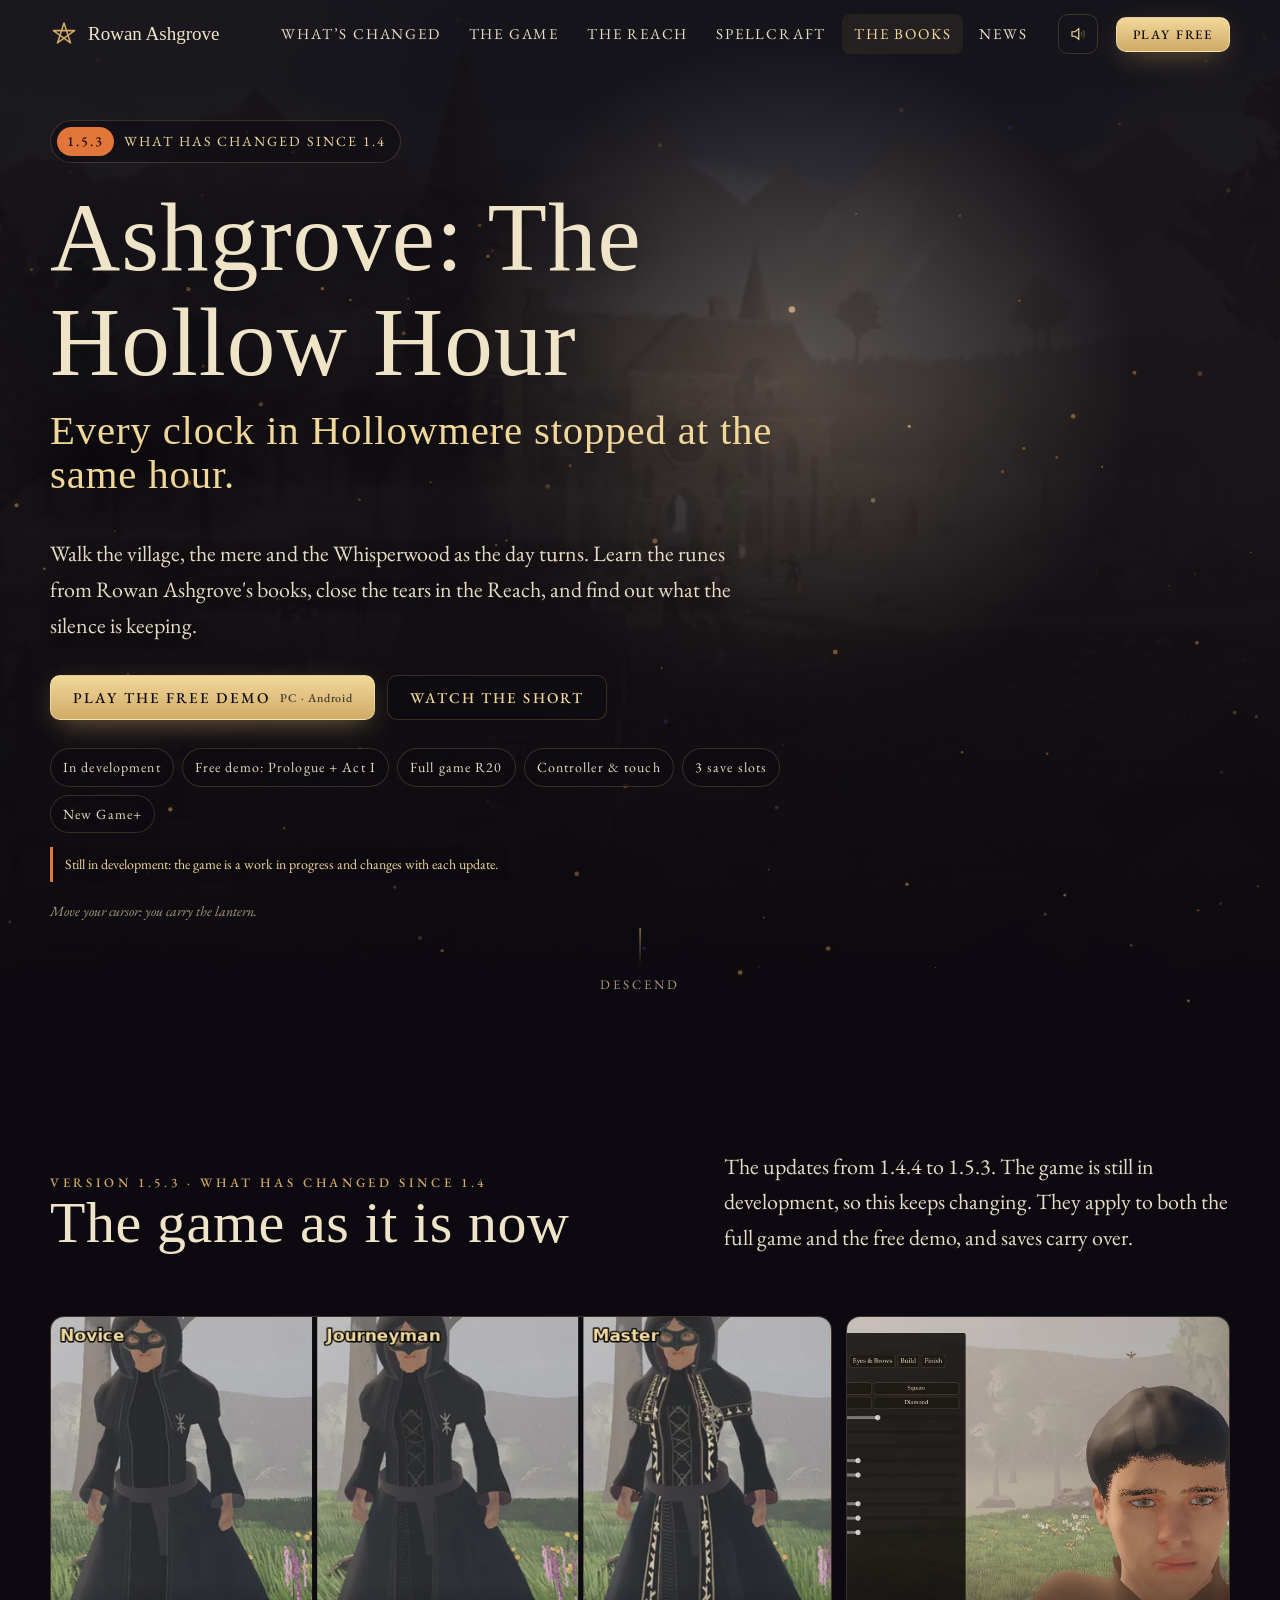
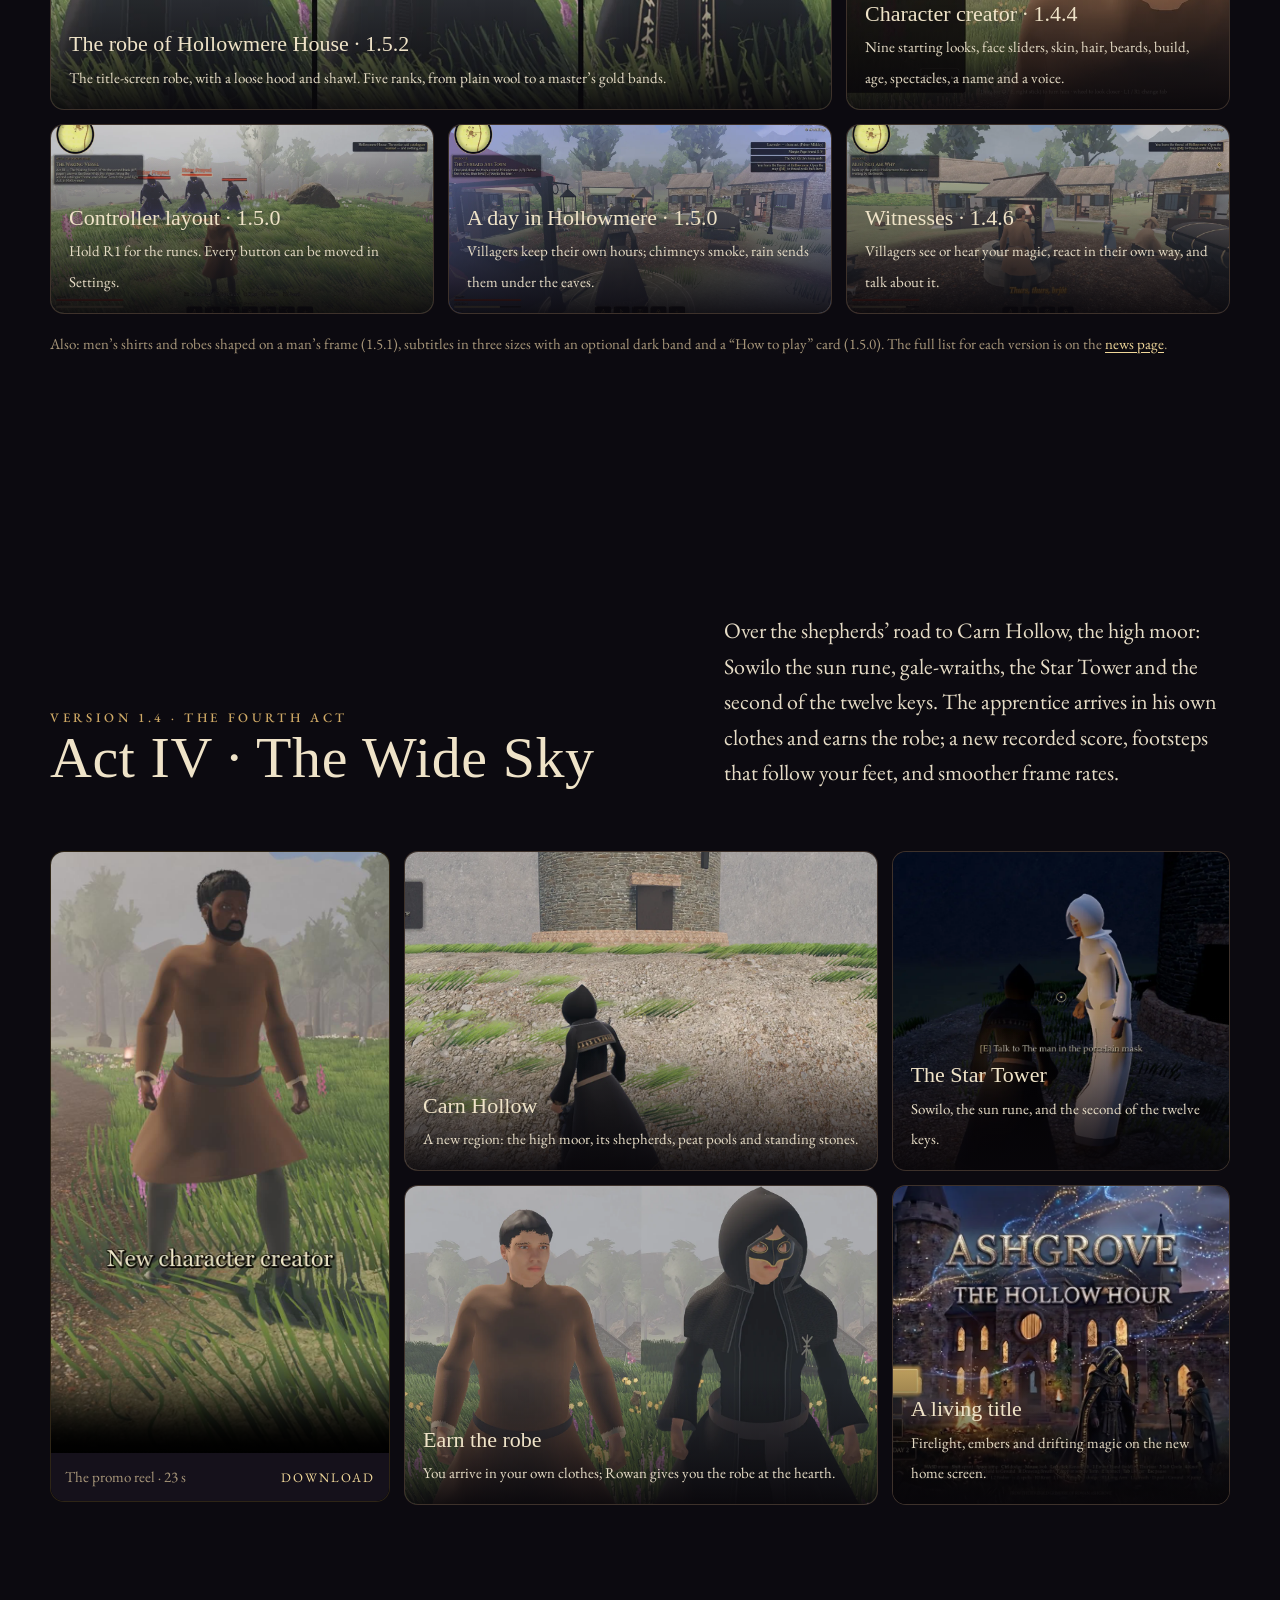
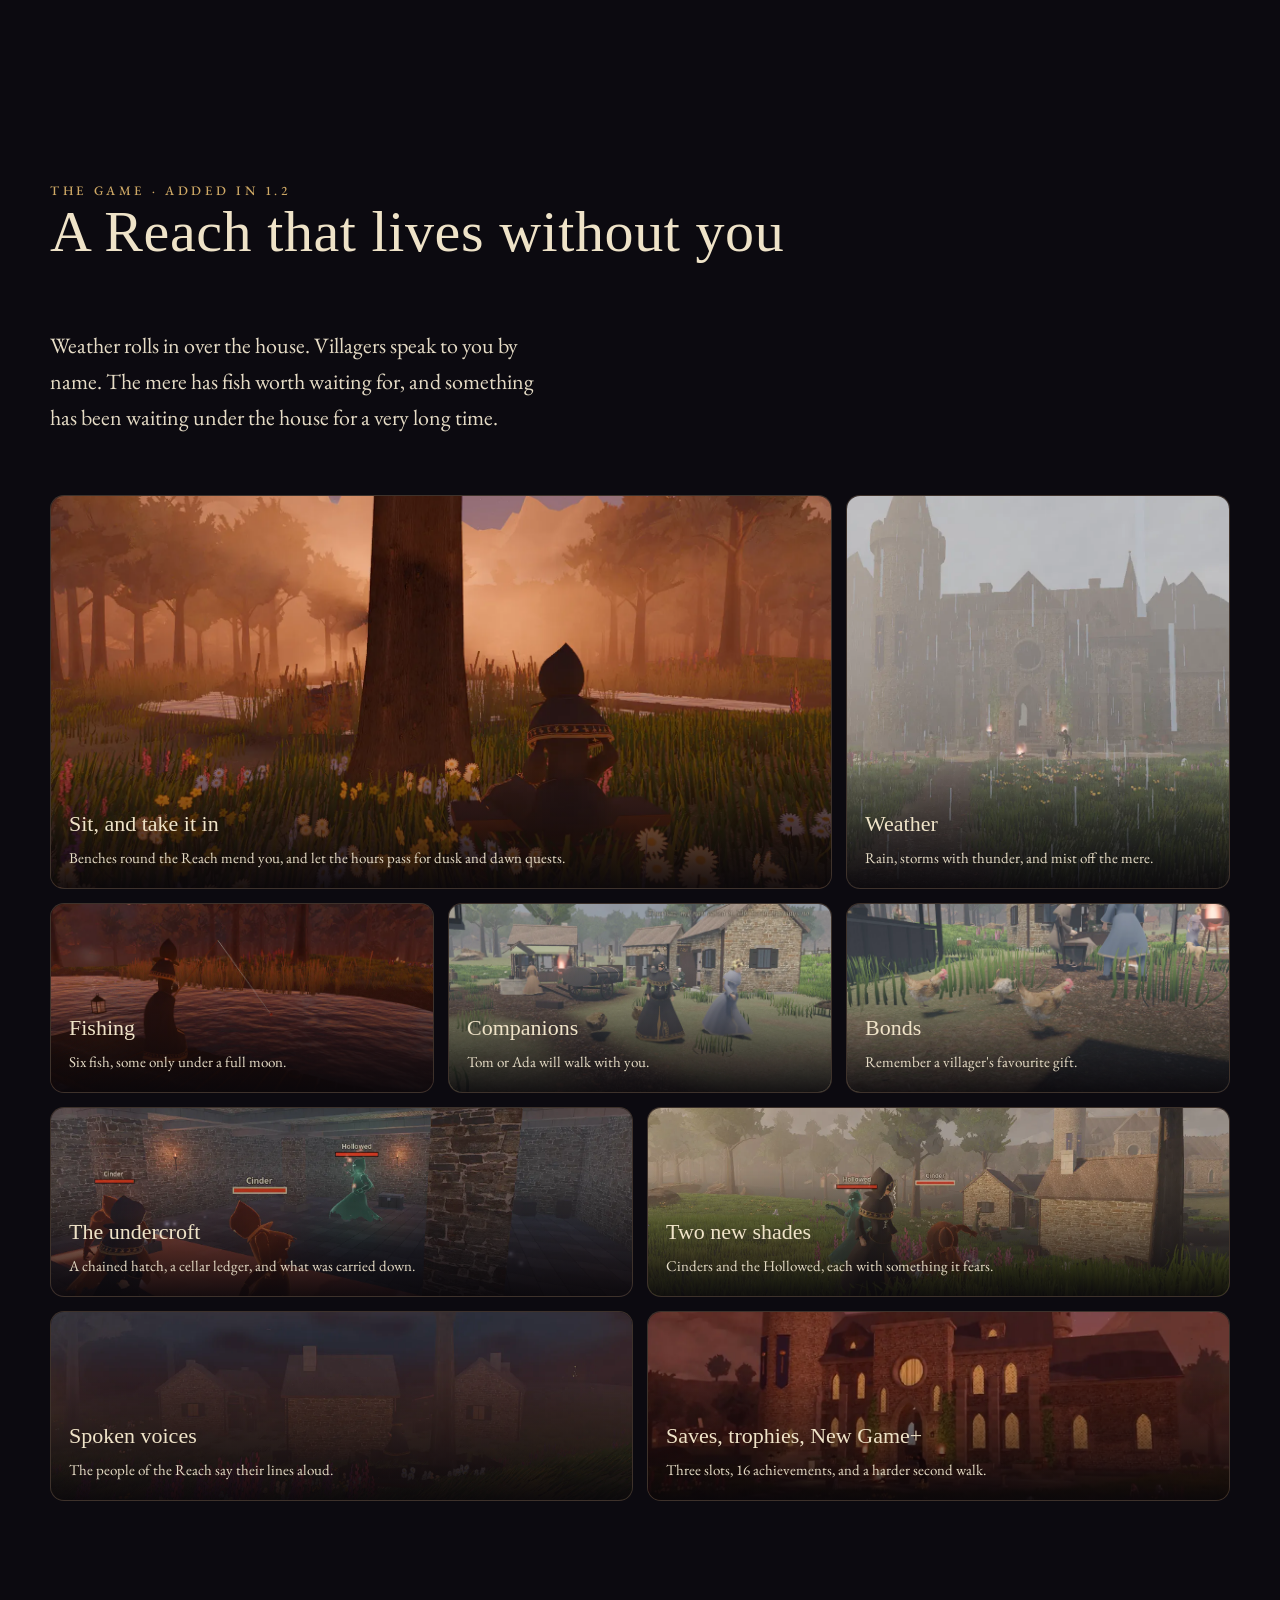
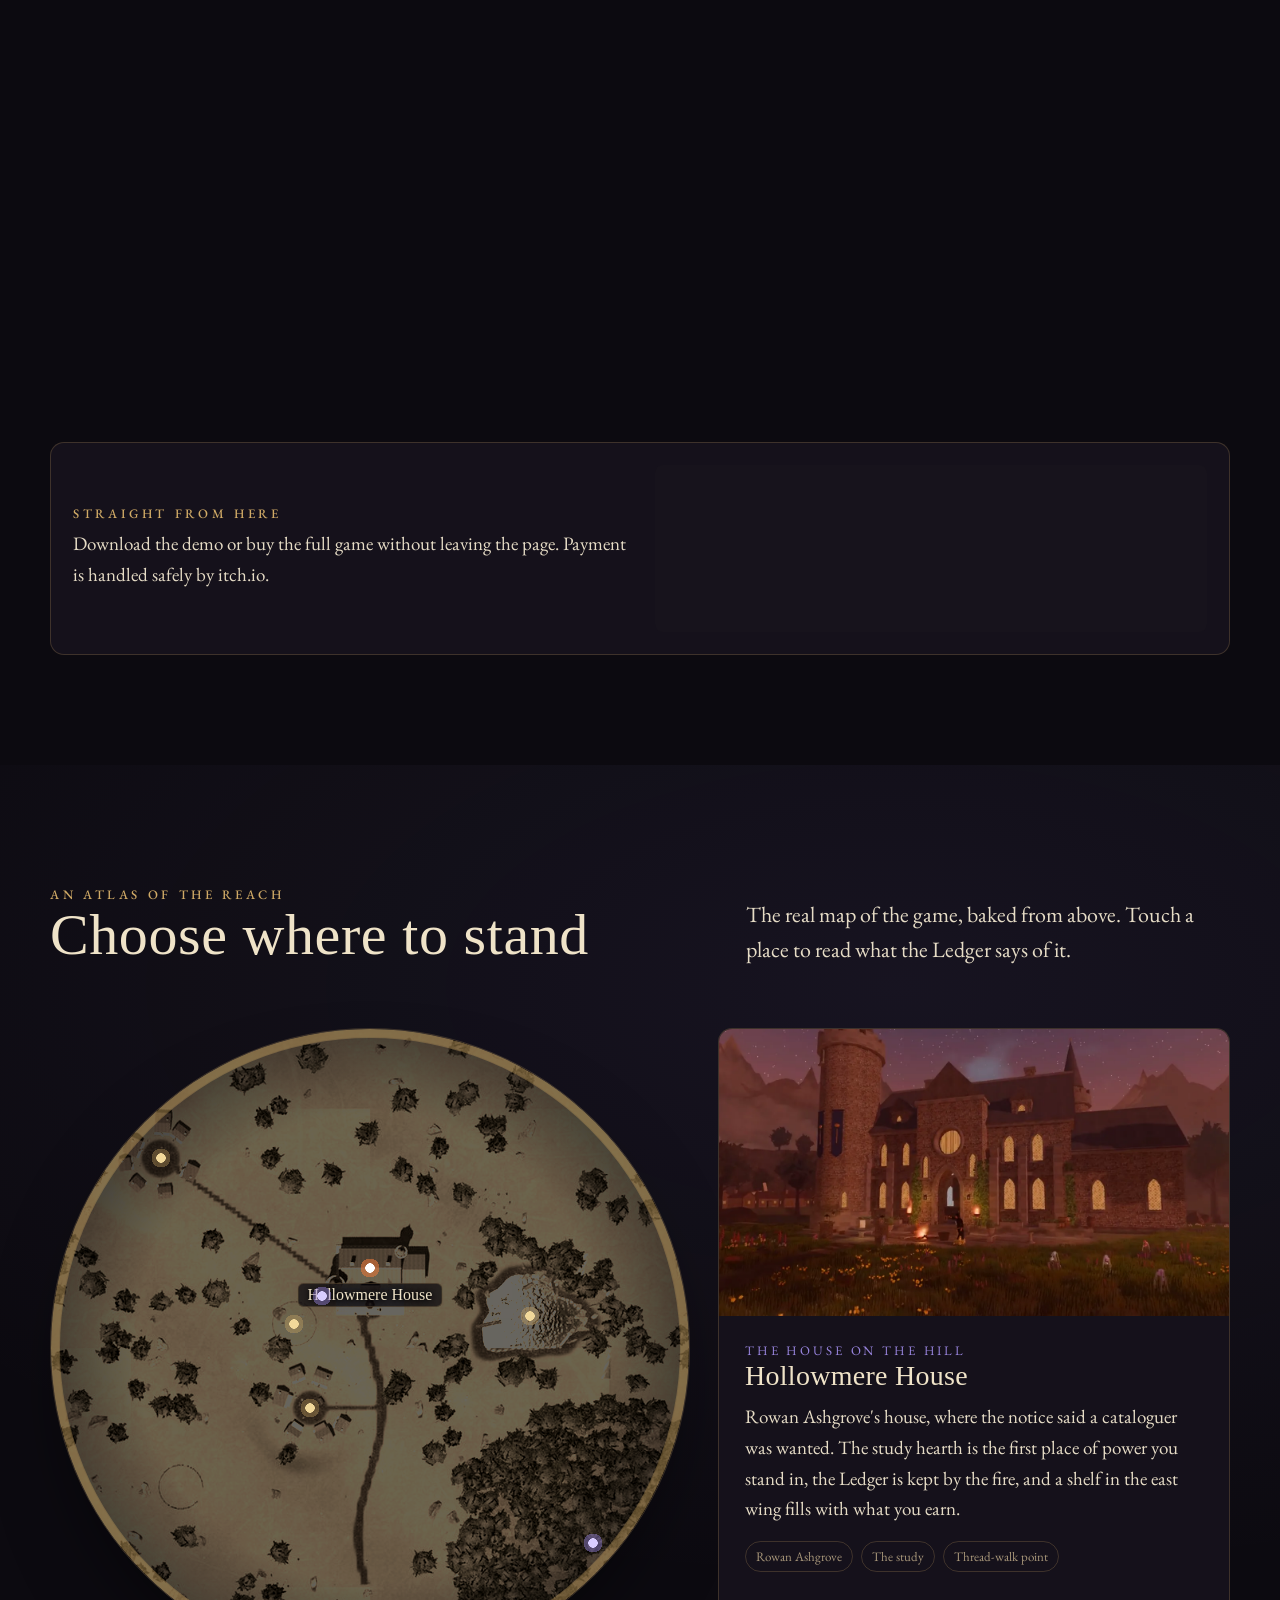
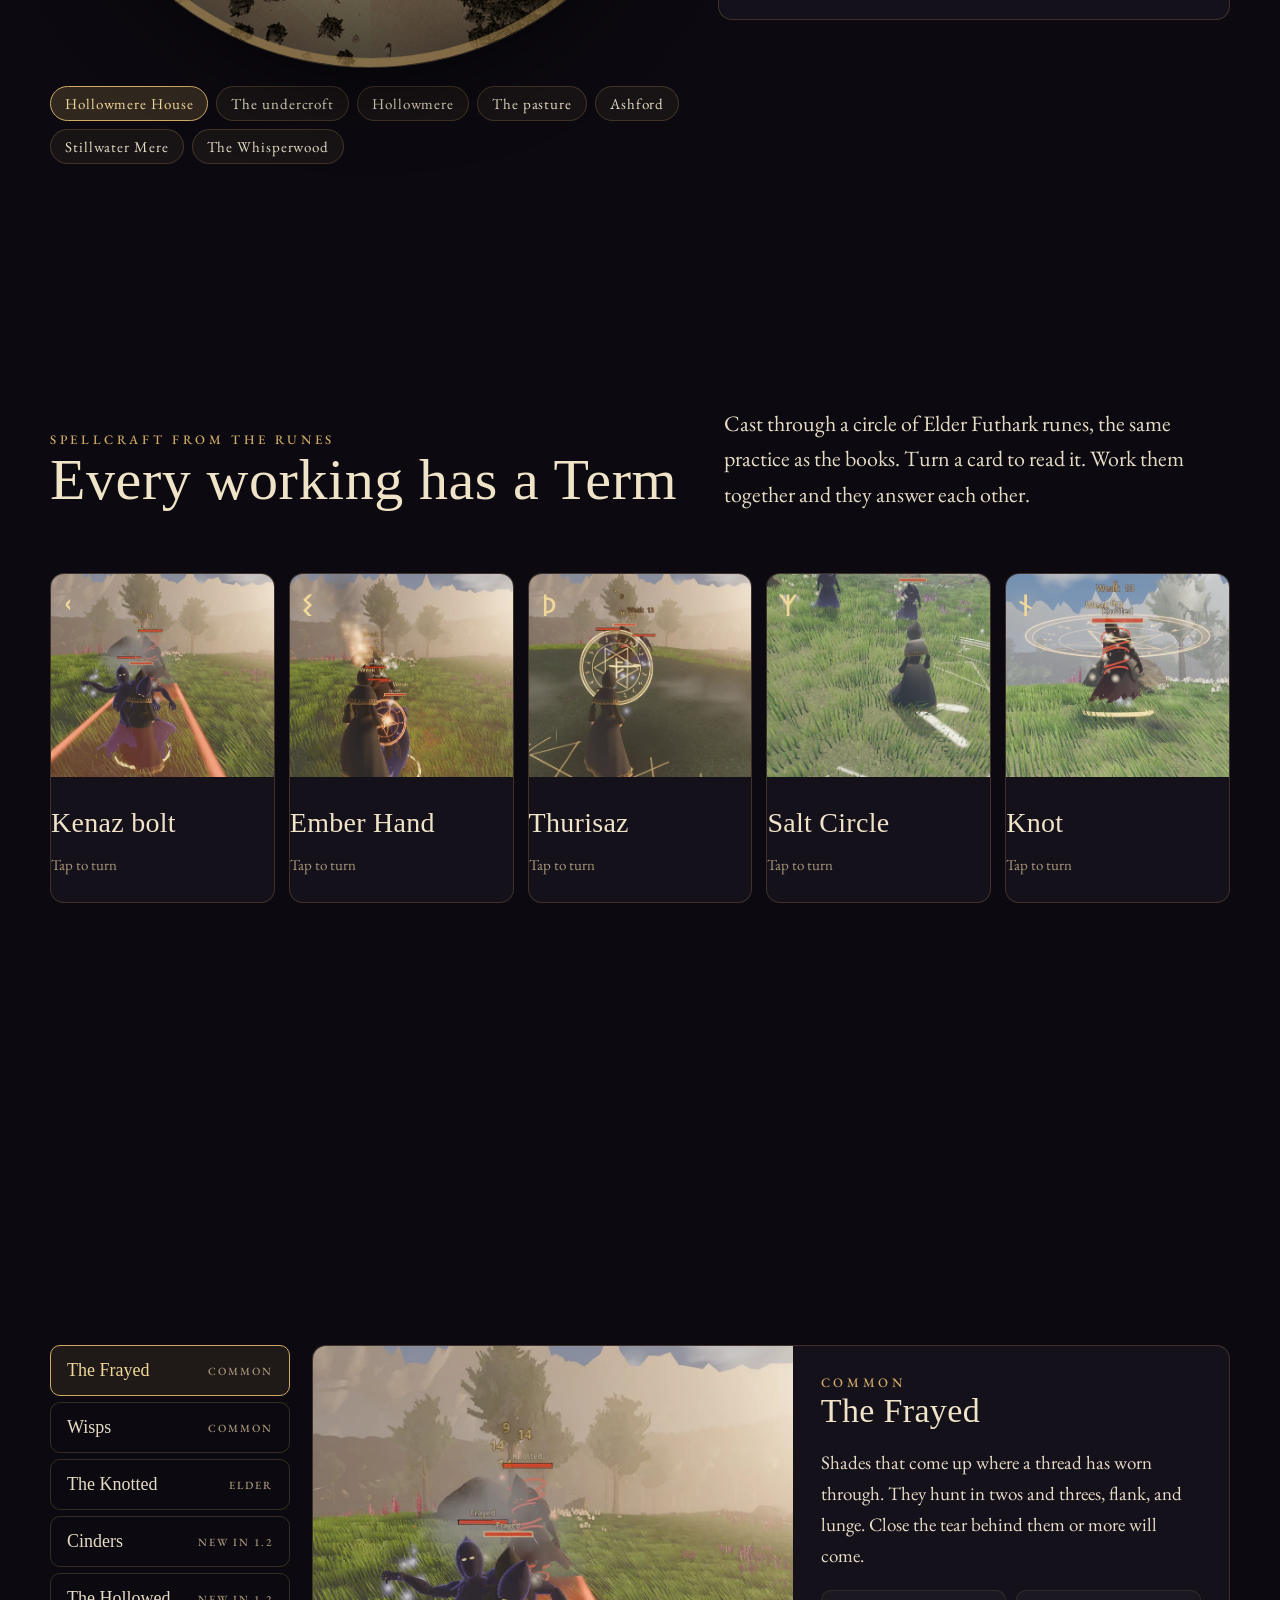
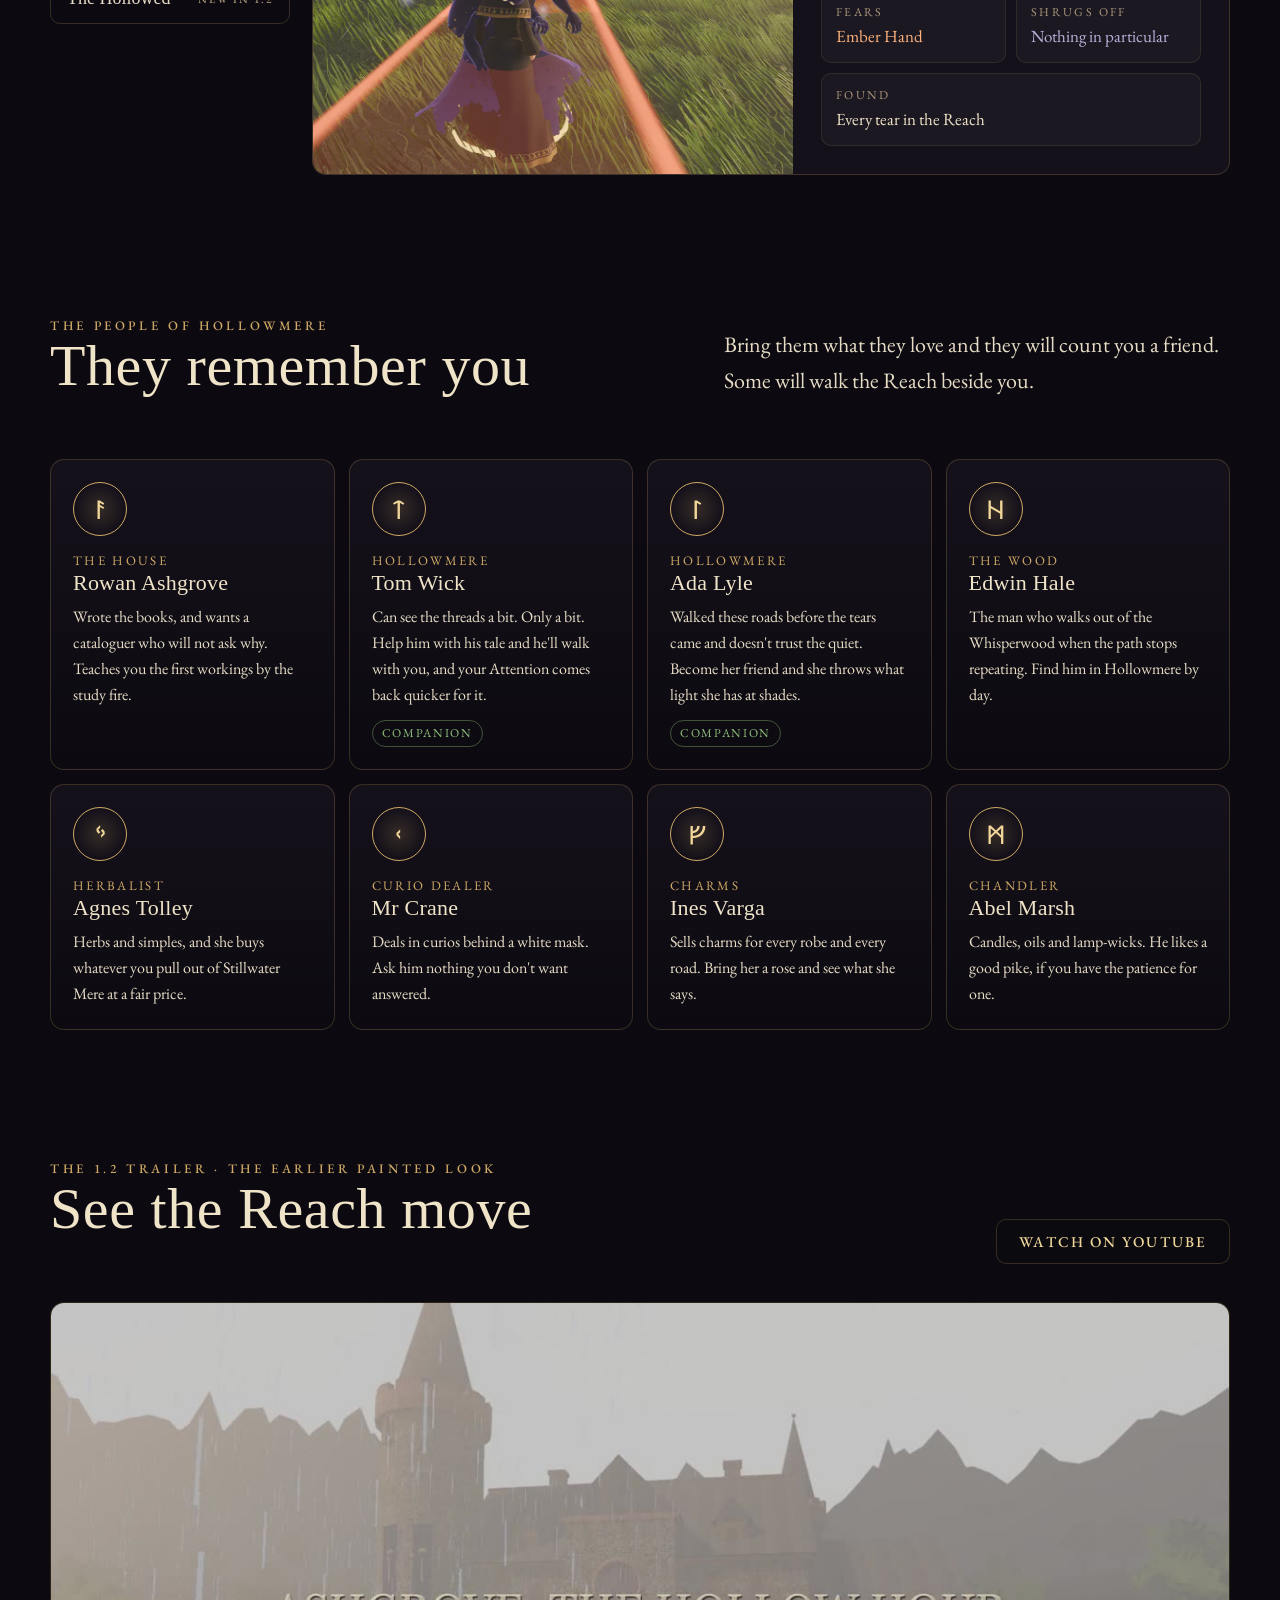
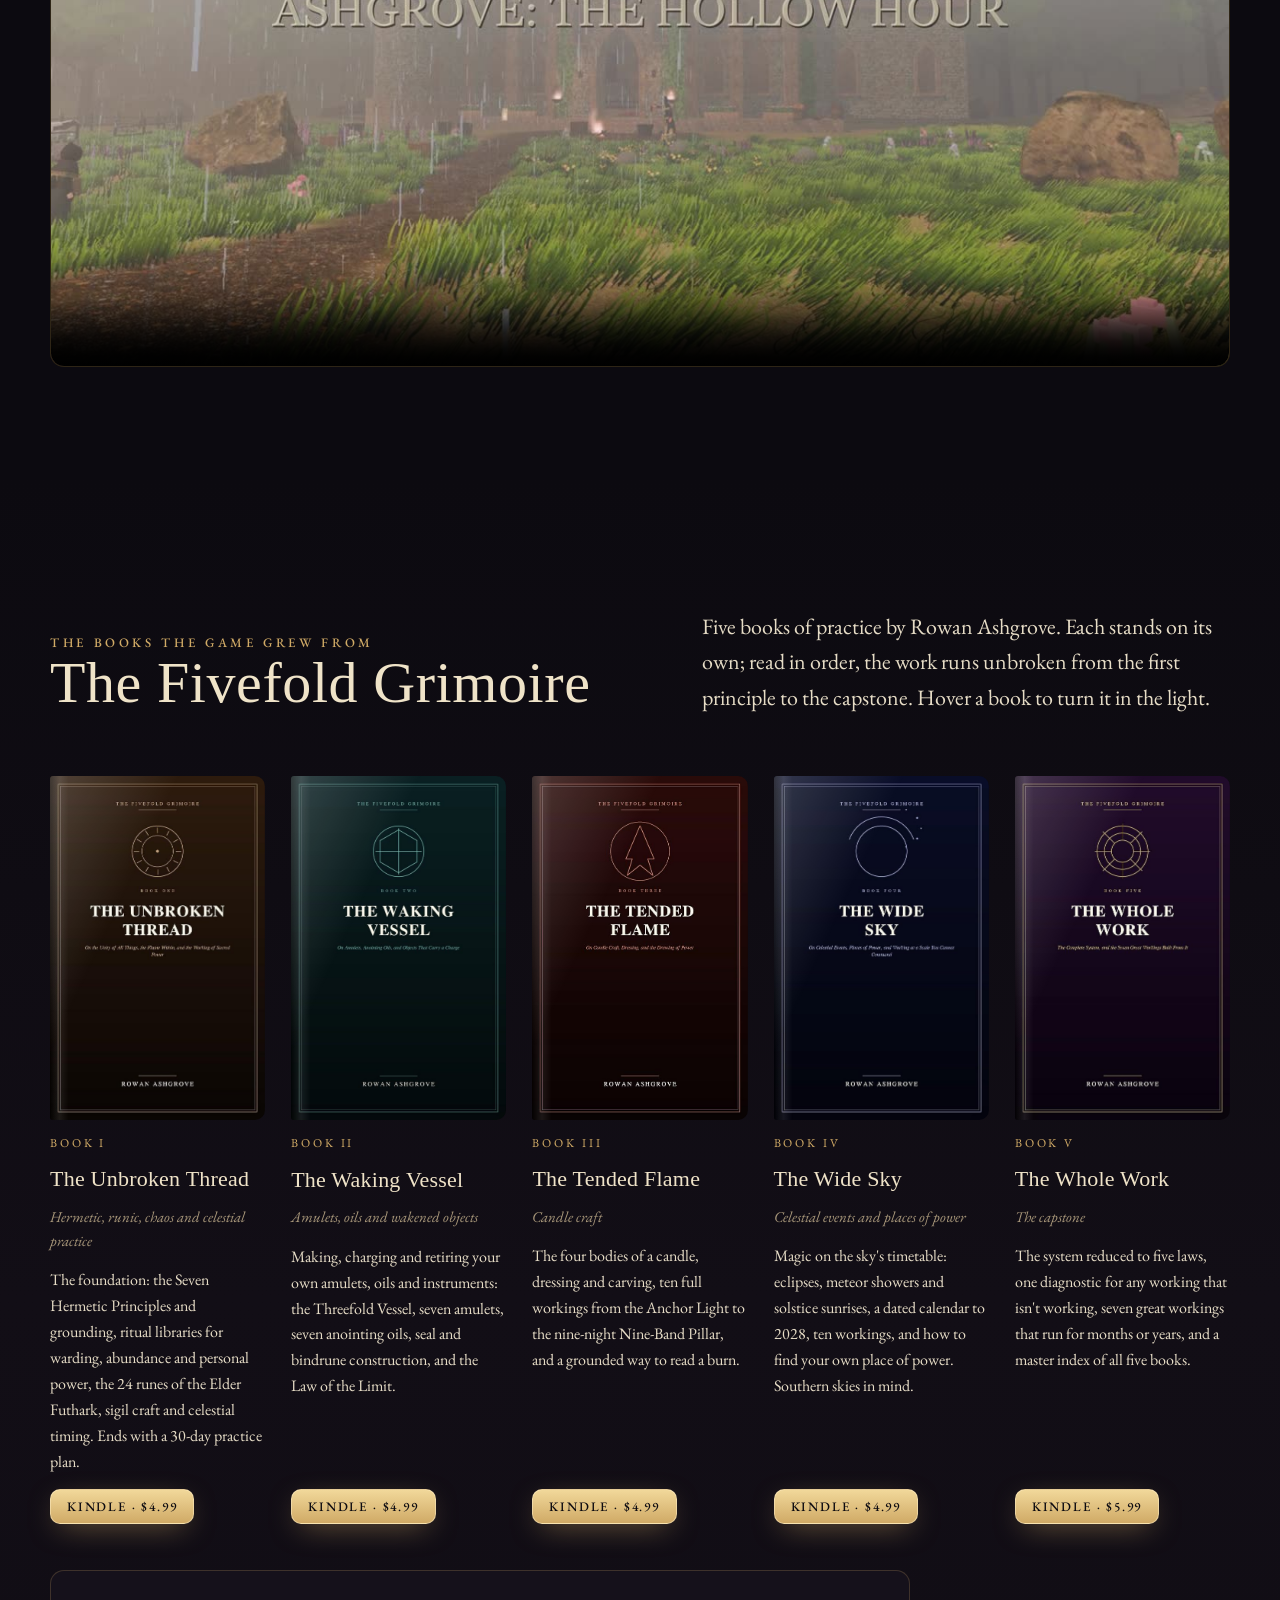
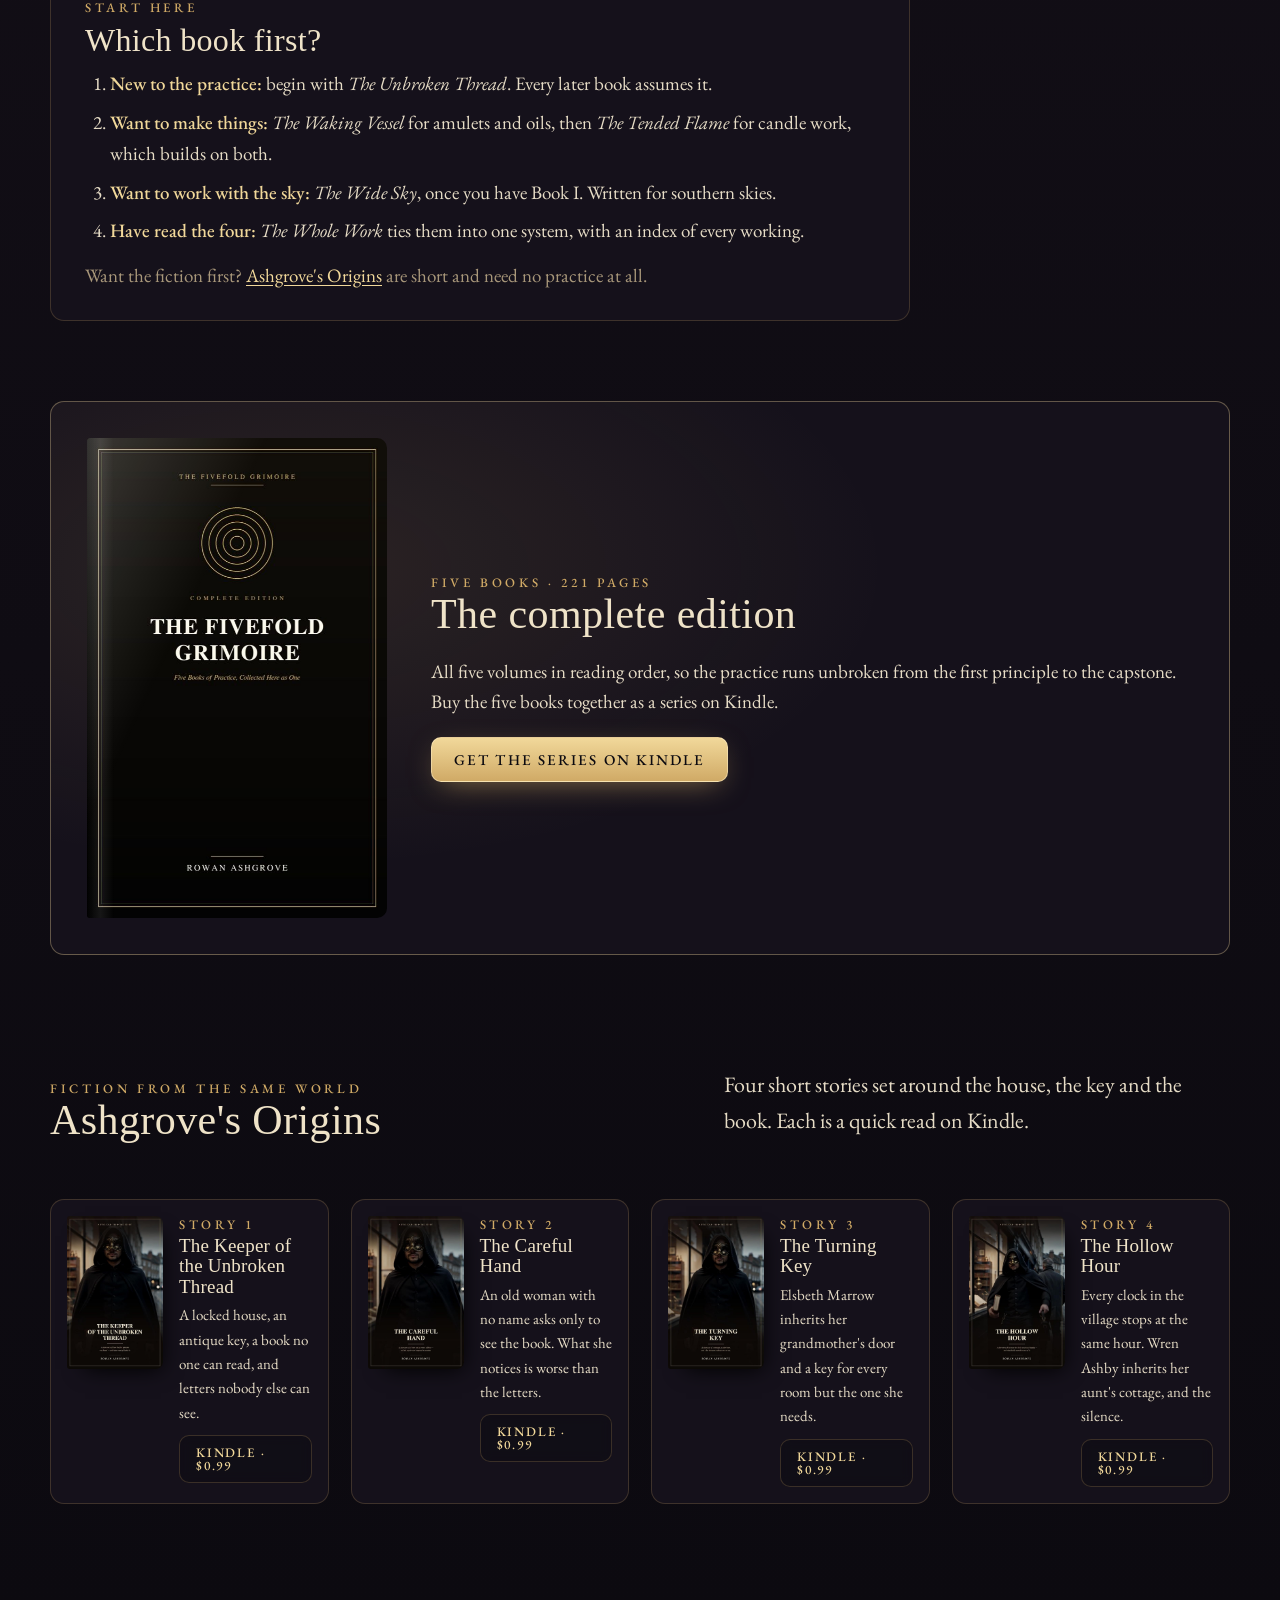
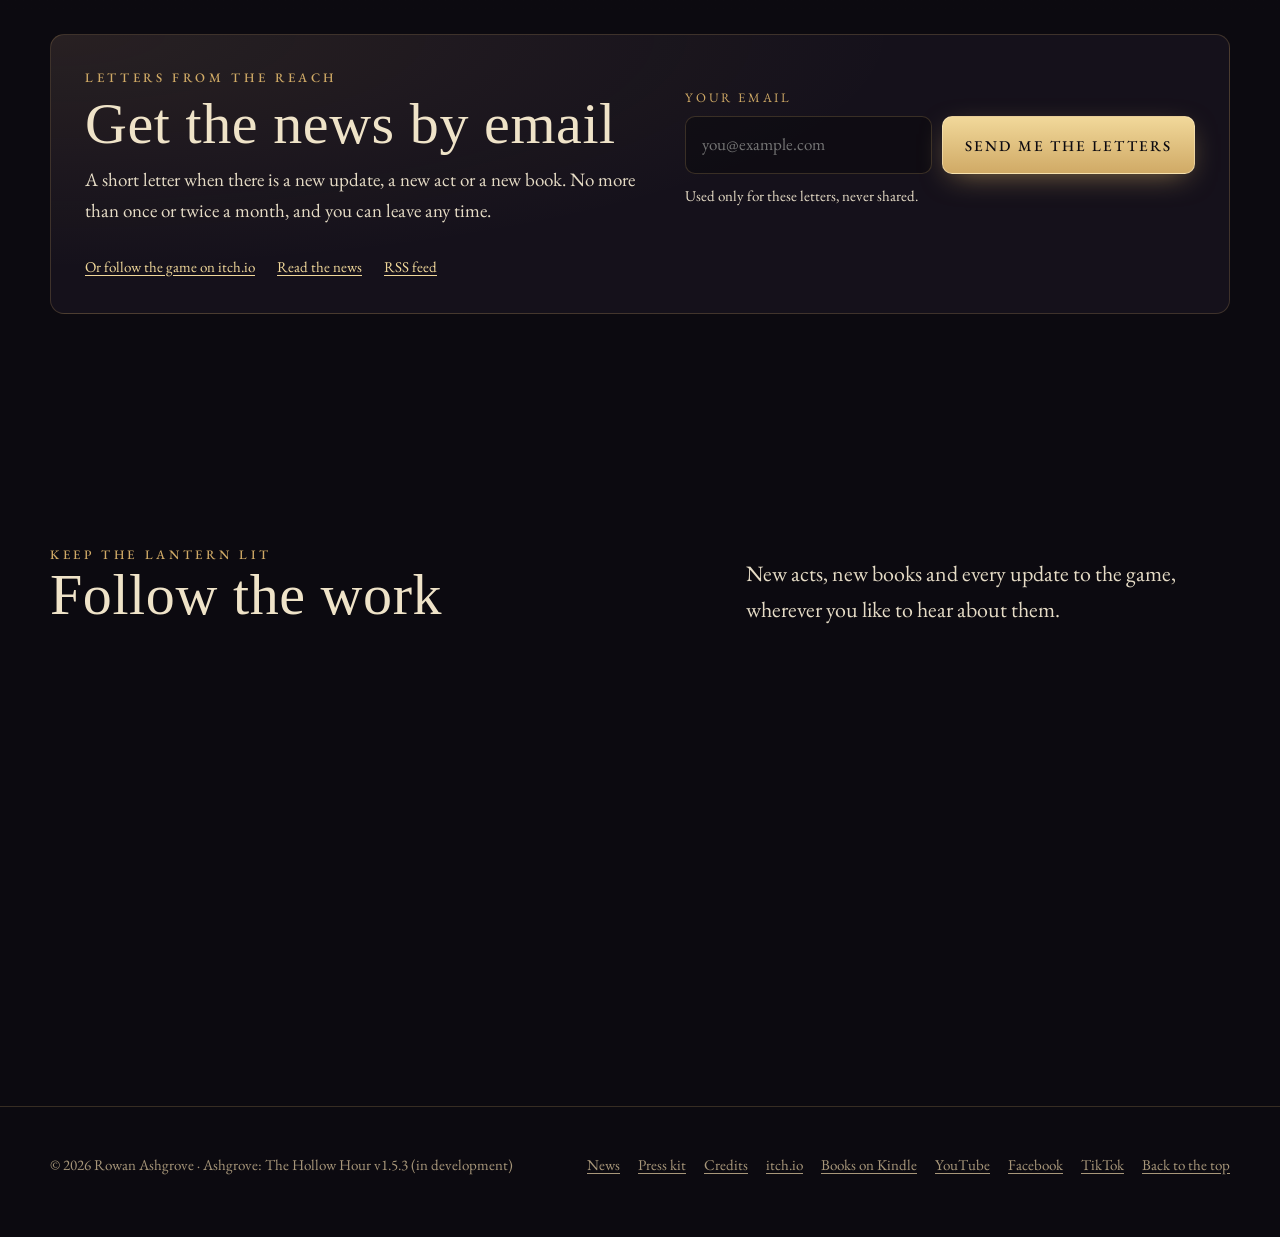
<file: index.html>
<!doctype html>
<html lang="en">
<head>
<meta charset="utf-8">
<meta name="viewport" content="width=device-width, initial-scale=1, viewport-fit=cover">
<title>Rowan Ashgrove · The Fivefold Grimoire &amp; Ashgrove: The Hollow Hour</title>
<meta name="description" content="Ashgrove: The Hollow Hour, a magic RPG for Windows PC and Android with a realistic, living world (free demo, full game R20), and Rowan Ashgrove's Fivefold Grimoire, five books of practice on Kindle.">
<meta name="theme-color" content="#0c0a10">
<link rel="canonical" href="https://rowanashgrove.github.io/">
<link rel="alternate" type="application/rss+xml" title="Ashgrove news" href="feed.xml">
<meta property="og:type" content="website">
<meta property="og:url" content="https://rowanashgrove.github.io/">
<meta property="og:title" content="Ashgrove: The Hollow Hour · Rowan Ashgrove">
<meta property="og:description" content="Every clock in Hollowmere stopped at the same hour. A magic RPG for PC and Android, and the five books it grew from.">
<meta property="og:image" content="https://rowanashgrove.github.io/media/r14-title.jpg">
<meta name="twitter:card" content="summary_large_image">
<link rel="icon" type="image/png" href="favicon.png">
<link rel="apple-touch-icon" href="apple-touch-icon.png">
<link rel="preconnect" href="https://fonts.googleapis.com">
<link rel="preconnect" href="https://fonts.gstatic.com" crossorigin>
<link rel="stylesheet" href="https://fonts.googleapis.com/css2?family=EB+Garamond:ital,wght@0,400;0,500;1,400&family=IM+Fell+English+SC&family=IM+Fell+English:ital@1&family=Noto+Sans+Runic&display=swap">
<link rel="preload" as="image" href="media/r13-village.webp">
<link rel="stylesheet" href="site.css">
<script>if(!/[?&]static/.test(location.search))document.documentElement.classList.add("js")</script>
<script type="application/ld+json">
{"@context":"https://schema.org","@graph":[
 {"@type":"VideoGame","name":"Ashgrove: The Hollow Hour","url":"https://rowanashgrove.itch.io/ashgrove-the-hollow-hour","author":{"@type":"Person","name":"Rowan Ashgrove"},"gamePlatform":["Windows","Android"],"genre":["Action RPG","Fantasy"],"softwareVersion":"1.5.3","offers":[{"@type":"Offer","name":"Free demo","price":"0","priceCurrency":"ZAR"},{"@type":"Offer","name":"Full game","price":"20","priceCurrency":"ZAR"}]},
 {"@type":"VideoObject","name":"Ashgrove: The Hollow Hour · promo reel","description":"A 23-second look at version 1.4.5: the new character creator, the high moor, magic and Hollowmere House.","thumbnailUrl":"https://rowanashgrove.github.io/media/reel-1.4.5-poster.jpg","uploadDate":"2026-11-25","contentUrl":"https://rowanashgrove.github.io/media/reel-1.4.5.mp4"},
 {"@type":"BookSeries","name":"The Fivefold Grimoire","author":{"@type":"Person","name":"Rowan Ashgrove"},"url":"https://rowanashgrove.github.io/#books"},
 {"@type":"Person","name":"Rowan Ashgrove","url":"https://rowanashgrove.github.io/","sameAs":["https://www.youtube.com/@rowanashgrovegrimoire","https://www.facebook.com/profile.php?id=61593973516886","https://www.tiktok.com/@rowanashgrove","https://rowanashgrove.itch.io/"]}
]}
</script>
</head>
<body>
<a class="skip" href="#main">Skip to the content</a>

<header class="bar" id="bar">
  <div class="wrap">
    <a class="brand" href="#top" aria-label="Rowan Ashgrove, back to the top">
      <svg viewBox="0 0 24 24" aria-hidden="true"><path d="M12 2.5l5.6 17.2L2.9 9.1h18.2L6.4 19.7z" fill="none" stroke="#d0aa66" stroke-width="1.3" stroke-linejoin="round"/></svg>
      Rowan Ashgrove
    </a>
    <nav class="nav" id="nav" aria-label="Sections">
      <a href="#now">What&rsquo;s changed</a>
      <a href="#new">The game</a>
      <a href="#reach">The Reach</a>
      <a href="#spells">Spellcraft</a>
      <a href="#books">The books</a>
      <a href="news.html">News</a>
    </nav>
    <button class="icon-btn" id="sound" type="button" aria-pressed="false" aria-label="Play the sound of the Reach">
      <svg viewBox="0 0 24 24" fill="none" stroke="currentColor" stroke-width="1.6" aria-hidden="true"><path d="M4 9v6h4l5 4V5L8 9H4z"/><path id="waves" d="M16 9.5a3.5 3.5 0 010 5M18.5 7a7 7 0 010 10" opacity=".3"/></svg>
    </button>
    <a class="btn" href="https://rowanashgrove.itch.io/ashgrove-the-hollow-hour">Play free</a>
    <button class="icon-btn menu-btn" id="menuBtn" type="button" aria-expanded="false" aria-controls="nav" aria-label="Menu">
      <svg viewBox="0 0 24 24" fill="none" stroke="currentColor" stroke-width="1.6" aria-hidden="true"><path d="M4 7h16M4 12h16M4 17h16"/></svg>
    </button>
  </div>
</header>

<main id="main">
<!-- ============================== hero ============================== -->
<section class="hero" id="top" aria-labelledby="heroTitle">
  <img class="poster" src="media/r13-village.webp" alt="" aria-hidden="true">
  <video id="heroVideo" muted loop playsinline preload="none" poster="media/r13-village.webp" aria-hidden="true">
    <source src="media/hero-1.3.mp4" type="video/mp4">
  </video>
  <div class="dark"></div>
  <canvas id="embers" aria-hidden="true"></canvas>
  <div class="wrap">
    <div class="inner">
      <a class="new-pill" href="#now"><b>1.5.3</b> What has changed since 1.4</a>
      <h1 id="heroTitle">Ashgrove: The Hollow Hour<span class="sub">Every clock in Hollowmere stopped at the same hour.</span></h1>
      <p class="lede">Walk the village, the mere and the Whisperwood as the day turns. Learn the runes from Rowan Ashgrove's books, close the tears in the Reach, and find out what the silence is keeping.</p>
      <div class="ctas">
        <a class="btn" href="https://rowanashgrove.itch.io/ashgrove-the-hollow-hour">Play the free demo <small>PC · Android</small></a>
        <a class="btn ghost" href="#v13">Watch the short</a>
      </div>
      <ul class="chips" aria-label="At a glance">
        <li>In development</li><li>Free demo: Prologue + Act I</li><li>Full game R20</li><li>Controller &amp; touch</li><li>3 save slots</li><li>New Game+</li>
      </ul>
      <p class="devnote">Still in development: the game is a work in progress and changes with each update.</p>
      <p class="hint" id="lanternHint">Move your cursor: you carry the lantern.</p>
    </div>
  </div>
  <a class="scroll-cue" href="#v13" aria-label="Scroll to the game"><i></i>Descend</a>
</section>

<!-- ============================== since 1.4: the game as it is now ============================== -->
<section id="now" aria-labelledby="nowTitle">
  <div class="wrap">
    <div class="head rise">
      <div><div class="label">Version 1.5.3 · what has changed since 1.4</div><h2 id="nowTitle">The game as it is now</h2></div>
      <p class="lede" style="max-width:46ch">The updates from 1.4.4 to 1.5.3. The game is still in development, so this keeps changing. They apply to both the full game and the free demo, and saves carry over.</p>
    </div>
    <div class="bento rise">
      <button class="tile t-a" type="button" data-full="media/r152-robe.webp"><img src="media/r152-robe.webp" alt="The robe at the novice's, journeyman's and master's ranks, Rowan in his, and the hood and shawl from the side" loading="lazy" style="object-position:0% 30%"><span class="cap"><b>The robe of Hollowmere House · 1.5.2</b><span>The title-screen robe, with a loose hood and shawl. Five ranks, from plain wool to a master&rsquo;s gold bands.</span></span></button>
      <button class="tile t-b" type="button" data-full="media/r144-creator.webp"><img src="media/r144-creator.webp" alt="The character creator" loading="lazy"><span class="cap"><b>Character creator · 1.4.4</b><span>Nine starting looks, face sliders, skin, hair, beards, build, age, spectacles, a name and a voice.</span></span></button>
      <button class="tile t-c" type="button" data-full="media/r150-runeset.webp"><img src="media/r150-runeset.webp" alt="Holding R1 shows the rune set above the spell bar" loading="lazy"><span class="cap"><b>Controller layout · 1.5.0</b><span>Hold R1 for the runes. Every button can be moved in Settings.</span></span></button>
      <button class="tile t-d" type="button" data-full="media/r150-village.webp"><img src="media/r150-village.webp" alt="Hollowmere's green at midday, villagers going about their day" loading="lazy"><span class="cap"><b>A day in Hollowmere · 1.5.0</b><span>Villagers keep their own hours; chimneys smoke, rain sends them under the eaves.</span></span></button>
      <button class="tile t-e" type="button" data-full="media/r146-witnesses.webp"><img src="media/r146-witnesses.webp" alt="Villagers scattering after the apprentice calls lightning down by the well" loading="lazy"><span class="cap"><b>Witnesses · 1.4.6</b><span>Villagers see or hear your magic, react in their own way, and talk about it.</span></span></button>
    </div>
    <p class="fine rise" style="margin-top:18px">Also: men&rsquo;s shirts and robes shaped on a man&rsquo;s frame (1.5.1), subtitles in three sizes with an optional dark band and a &ldquo;How to play&rdquo; card (1.5.0). The full list for each version is on the <a href="news.html">news page</a>.</p>
  </div>
</section>

<!-- ============================== new in 1.4 ============================== -->
<section id="v13" aria-labelledby="v13Title">
  <div class="wrap">
    <div class="head rise">
      <div><div class="label">Version 1.4 · the fourth act</div><h2 id="v13Title">Act IV · The Wide Sky</h2></div>
      <p class="lede" style="max-width:46ch">Over the shepherds&rsquo; road to Carn Hollow, the high moor: Sowilo the sun rune, gale-wraiths, the Star Tower and the second of the twelve keys. The apprentice arrives in his own clothes and earns the robe; a new recorded score, footsteps that follow your feet, and smoother frame rates.</p>
    </div>
    <div class="v13 rise">
      <figure class="short">
        <video controls playsinline preload="none" poster="media/reel-1.4.5-poster.jpg" aria-label="The 23-second promo reel for Ashgrove: The Hollow Hour: the character creator, the high moor, magic and Hollowmere House"><source src="media/reel-1.4.5.mp4" type="video/mp4"></video>
        <figcaption><span>The promo reel · 23 s</span><a href="media/reel-1.4.5.mp4" download>Download</a></figcaption>
      </figure>
      <div class="v13-grid">
        <button class="tile v-a" type="button" data-full="media/r14-moor.webp"><img src="media/r14-moor.webp" alt="The apprentice below the Star Tower on its tor, on the high moor of Carn Hollow" loading="lazy"><span class="cap"><b>Carn Hollow</b><span>A new region: the high moor, its shepherds, peat pools and standing stones.</span></span></button>
        <button class="tile v-b" type="button" data-full="media/r14-tower.webp"><img src="media/r14-tower.webp" alt="The man in the porcelain mask waiting at the Star Tower door at night" loading="lazy"><span class="cap"><b>The Star Tower</b><span>Sowilo, the sun rune, and the second of the twelve keys.</span></span></button>
        <button class="tile v-c" type="button" data-full="media/r152-apprentice.webp"><img src="media/r152-apprentice.webp" alt="The apprentice in his village tunic, and in the hooded robe Rowan gives him" loading="lazy"><span class="cap"><b>Earn the robe</b><span>You arrive in your own clothes; Rowan gives you the robe at the hearth.</span></span></button>
        <button class="tile v-d" type="button" data-full="media/r14-title.webp"><img src="media/r14-title.webp" alt="The animated title screen: the house, the bonfire and the streams of magic" loading="lazy"><span class="cap"><b>A living title</b><span>Firelight, embers and drifting magic on the new home screen.</span></span></button>
      </div>
    </div>
    <p class="fine rise" style="margin-top:18px">Your saves carry over. The new music and the realistic animals are CC BY works by their makers, credited on the <a href="credits.html">credits page</a>. <a href="news.html#v1-4">Everything new in 1.4</a>.</p>
  </div>
</section>

<!-- ============================== what's new / the game ============================== -->
<section id="new" aria-labelledby="newTitle">
  <div class="wrap">
    <div class="head rise">
      <div><div class="label">The game · added in 1.2</div><h2 id="newTitle">A Reach that lives without you</h2></div>
      <p class="lede" style="max-width:46ch">Weather rolls in over the house. Villagers speak to you by name. The mere has fish worth waiting for, and something has been waiting under the house for a very long time.</p>
    </div>
    <div class="bento rise">
      <button class="tile t-a" type="button" data-full="media/v13-bench_mere.webp"><img src="media/v13-bench_mere.webp" alt="The apprentice resting on a bench by Stillwater Mere at sunset" loading="lazy"><span class="cap"><b>Sit, and take it in</b><span>Benches round the Reach mend you, and let the hours pass for dusk and dawn quests.</span></span></button>
      <button class="tile t-b" type="button" data-full="media/v13-storm_manor.webp"><img src="media/v13-storm_manor.webp" alt="Rain and storm over Hollowmere House" loading="lazy"><span class="cap"><b>Weather</b><span>Rain, storms with thunder, and mist off the mere.</span></span></button>
      <button class="tile t-c" type="button" data-full="media/v13-fishing.webp"><img src="media/v13-fishing.webp" alt="Fishing from the jetty" loading="lazy"><span class="cap"><b>Fishing</b><span>Six fish, some only under a full moon.</span></span></button>
      <button class="tile t-d" type="button" data-full="media/v13-companion.webp"><img src="media/v13-companion.webp" alt="Ada walking beside the apprentice in Hollowmere" loading="lazy"><span class="cap"><b>Companions</b><span>Tom or Ada will walk with you.</span></span></button>
      <button class="tile t-e" type="button" data-full="media/v13-hens.webp"><img src="media/v13-hens.webp" alt="Hens in Hollowmere" loading="lazy"><span class="cap"><b>Bonds</b><span>Remember a villager's favourite gift.</span></span></button>
      <button class="tile t-f" type="button" data-full="media/v13-undercroft.webp"><img src="media/v13-undercroft.webp" alt="Shades in the torch-lit undercroft" loading="lazy"><span class="cap"><b>The undercroft</b><span>A chained hatch, a cellar ledger, and what was carried down.</span></span></button>
      <button class="tile t-g" type="button" data-full="media/v13-new_shades.webp"><img src="media/v13-new_shades.webp" alt="A Cinder and a Hollowed in the meadow" loading="lazy"><span class="cap"><b>Two new shades</b><span>Cinders and the Hollowed, each with something it fears.</span></span></button>
      <button class="tile t-h" type="button" data-full="media/v13-mist_dawn.webp"><img src="media/v13-mist_dawn.webp" alt="Mist over Hollowmere at dawn" loading="lazy"><span class="cap"><b>Spoken voices</b><span>The people of the Reach say their lines aloud.</span></span></button>
      <button class="tile t-i" type="button" data-full="media/r13-manor.webp"><img src="media/r13-manor.webp" alt="Hollowmere House at dusk" loading="lazy"><span class="cap"><b>Saves, trophies, New Game+</b><span>Three slots, 16 achievements, and a harder second walk.</span></span></button>
    </div>

    <div class="buy">
      <div class="card rise">
        <div class="label">Free demo</div>
        <h3>Prologue + Act I</h3>
        <div class="price">Free</div>
        <div class="platforms"><span>Windows PC</span><span>Android</span></div>
        <ul><li>The full opening of the story, to the end of Act I</li><li>Your demo save carries over to the full game</li><li>No account needed to play</li></ul>
        <a class="btn" href="https://rowanashgrove.itch.io/ashgrove-the-hollow-hour">Download the demo</a>
        <p class="fine">About 370 MB on PC, 510 MB on Android · on itch.io</p>
      </div>
      <div class="card full rise">
        <span class="ribbon">Full game</span>
        <div class="label">The complete game</div>
        <h3>Every act, every chamber</h3>
        <div class="price">R20<small>about US$1.10</small></div>
        <div class="platforms"><span>Windows PC</span><span>Android</span><span>One purchase, both</span></div>
        <ul><li>The whole story, Prologue to the final hour</li><li>All spells, places, endings and the undercroft</li><li>Every update since, at no cost</li></ul>
        <a class="btn" href="https://rowanashgrove.itch.io/ashgrove-the-hollow-hour/purchase">Buy the full game · R20</a>
        <p class="fine">Windows may ask the first time ("unknown publisher"): choose More info, then Run anyway.</p>
      </div>
    </div>
    <div class="itchbox rise">
      <div><div class="label">Straight from here</div><p>Download the demo or buy the full game without leaving the page. Payment is handled safely by itch.io.</p></div>
      <iframe title="Ashgrove: The Hollow Hour on itch.io" src="https://itch.io/embed/5299251?linkback=true&amp;bg_color=17131c&amp;fg_color=e6dcc6&amp;link_color=d0aa66&amp;border_color=3a3024" width="552" height="167" loading="lazy"><a href="https://rowanashgrove.itch.io/ashgrove-the-hollow-hour">Ashgrove: The Hollow Hour by rowanashgrove</a></iframe>
    </div>
  </div>
</section>

<!-- ============================== the map ============================== -->
<section class="map-sec" id="reach" aria-labelledby="reachTitle">
  <div class="wrap">
    <div class="head rise">
      <div><div class="label">An atlas of the Reach</div><h2 id="reachTitle">Choose where to stand</h2></div>
      <p class="lede" style="max-width:44ch">The real map of the game, baked from above. Touch a place to read what the Ledger says of it.</p>
    </div>
    <div class="atlas rise">
      <div class="chart" id="chart">
        <img src="media/reach-map-1.3.jpg" alt="Top-down map of the Reach: the house, two hamlets, the mere and the Whisperwood inside a ring of mountains" loading="lazy">
      </div>
      <article class="lore" id="lore" aria-live="polite">
        <img id="loreImg" src="media/r13-manor.webp" alt="">
        <div class="body">
          <div class="kind" id="loreKind">Place of power</div>
          <h3 id="loreName">Hollowmere House</h3>
          <p id="loreText"></p>
          <ul class="meta" id="loreMeta"></ul>
        </div>
      </article>
    </div>
  </div>
</section>

<!-- ============================== spellcraft ============================== -->
<section id="spells" aria-labelledby="spellTitle">
  <div class="wrap">
    <div class="head rise">
      <div><div class="label">Spellcraft from the runes</div><h2 id="spellTitle">Every working has a Term</h2></div>
      <p class="lede" style="max-width:46ch">Cast through a circle of Elder Futhark runes, the same practice as the books. Turn a card to read it. Work them together and they answer each other.</p>
    </div>
    <div class="spells rise" id="spellCards"></div>
    <div class="combos rise">
      <div class="combo"><b>Shatter</b><p>Thurisaz on a shade held in a Knot: nearly double harm, and the Knot breaks.</p></div>
      <div class="combo"><b>Kiln</b><p>Ember Hand on a shade standing in your Salt Circle burns half again as hot.</p></div>
      <div class="combo"><b>Flare</b><p>A Kenaz bolt sets off a shade that Ember Hand has just lit.</p></div>
    </div>
  </div>
</section>

<!-- ============================== bestiary ============================== -->
<section id="bestiary" aria-labelledby="beastTitle" style="padding-top:20px">
  <div class="wrap">
    <div class="head rise">
      <div><div class="label">From the Ledger's bestiary</div><h2 id="beastTitle">Shades of the Reach</h2></div>
      <p class="lede" style="max-width:44ch">Each kind fears one working and shrugs off another. The Ledger keeps note as you learn them.</p>
    </div>
    <div class="beasts rise">
      <div class="tabs" role="tablist" aria-label="Kinds of shade" id="beastTabs"></div>
      <div class="beast" id="beastPanel" role="tabpanel"></div>
    </div>
  </div>
</section>

<!-- ============================== people ============================== -->
<section id="people" aria-labelledby="peopleTitle" style="padding-top:20px">
  <div class="wrap">
    <div class="head rise">
      <div><div class="label">The people of Hollowmere</div><h2 id="peopleTitle">They remember you</h2></div>
      <p class="lede" style="max-width:46ch">Bring them what they love and they will count you a friend. Some will walk the Reach beside you.</p>
    </div>
    <div class="people rise" id="peopleGrid"></div>
  </div>
</section>

<!-- ============================== trailer ============================== -->
<section id="trailer" aria-labelledby="trailerTitle" style="padding-top:20px">
  <div class="wrap">
    <div class="head rise"><div><div class="label">The 1.2 trailer · the earlier painted look</div><h2 id="trailerTitle">See the Reach move</h2></div>
      <a class="btn ghost" href="https://youtu.be/1DHvpzq4PHs">Watch on YouTube</a></div>
    <div class="trailer rise">
      <video controls preload="none" poster="media/trailer-1.2-poster.jpg"><source src="media/trailer-1.2.mp4" type="video/mp4"></video>
    </div>
  </div>
</section>

<!-- ============================== books ============================== -->
<section class="books-sec" id="books" aria-labelledby="booksTitle">
  <div class="wrap">
    <div class="head rise">
      <div><div class="label">The books the game grew from</div><h2 id="booksTitle">The Fivefold Grimoire</h2></div>
      <p class="lede" style="max-width:48ch">Five books of practice by Rowan Ashgrove. Each stands on its own; read in order, the work runs unbroken from the first principle to the capstone. Hover a book to turn it in the light.</p>
    </div>
    <div class="shelf" id="shelf"></div>

    <div class="start rise" aria-labelledby="startTitle">
      <div class="label">Start here</div>
      <h3 id="startTitle">Which book first?</h3>
      <ol>
        <li><b>New to the practice:</b> begin with <i>The Unbroken Thread</i>. Every later book assumes it.</li>
        <li><b>Want to make things:</b> <i>The Waking Vessel</i> for amulets and oils, then <i>The Tended Flame</i> for candle work, which builds on both.</li>
        <li><b>Want to work with the sky:</b> <i>The Wide Sky</i>, once you have Book I. Written for southern skies.</li>
        <li><b>Have read the four:</b> <i>The Whole Work</i> ties them into one system, with an index of every working.</li>
      </ol>
      <p class="dim">Want the fiction first? <a href="#stories">Ashgrove's Origins</a> are short and need no practice at all.</p>
    </div>

    <div class="complete rise">
      <a class="tome" href="https://www.amazon.com/dp/B0HJLSWV66" aria-label="The complete series on Kindle"><span class="cv"><img src="media/cover0.jpg" alt="The Fivefold Grimoire, complete edition cover" loading="lazy"></span></a>
      <div>
        <div class="label">Five books · 221 pages</div>
        <h3 style="font-size:clamp(28px,3.4vw,42px)">The complete edition</h3>
        <p>All five volumes in reading order, so the practice runs unbroken from the first principle to the capstone. Buy the five books together as a series on Kindle.</p>
        <a class="btn" href="https://www.amazon.com/dp/B0HJLSWV66">Get the series on Kindle</a>
      </div>
    </div>

    <div class="head rise" style="margin-top:90px">
      <div><div class="label">Fiction from the same world</div><h2 style="font-size:clamp(28px,3.6vw,42px)">Ashgrove's Origins</h2></div>
      <p class="lede" style="max-width:46ch">Four short stories set around the house, the key and the book. Each is a quick read on Kindle.</p>
    </div>
    <div class="stories rise" id="stories"></div>
  </div>
</section>

<!-- ============================== letters (news by email) ============================== -->
<section id="letters" aria-labelledby="lettersTitle" style="padding-top:20px">
  <div class="wrap">
    <div class="letters rise">
      <div>
        <div class="label">Letters from the Reach</div>
        <h2 id="lettersTitle">Get the news by email</h2>
        <p>A short letter when there is a new update, a new act or a new book. No more than once or twice a month, and you can leave any time.</p>
      </div>
      <form class="signup" id="signup" novalidate>
        <label for="suEmail">Your email</label>
        <div class="row">
          <input id="suEmail" name="email" type="email" autocomplete="email" required placeholder="you@example.com">
          <button class="btn" type="submit">Send me the letters</button>
        </div>
        <p class="fine" id="suNote">Used only for these letters, never shared.</p>
      </form>
      <div class="also">
        <a href="https://rowanashgrove.itch.io/ashgrove-the-hollow-hour">Or follow the game on itch.io</a>
        <a href="news.html">Read the news</a>
        <a href="feed.xml">RSS feed</a>
      </div>
    </div>
  </div>
</section>

<!-- ============================== follow ============================== -->
<section id="follow" aria-labelledby="followTitle">
  <div class="wrap">
    <div class="head rise"><div><div class="label">Keep the lantern lit</div><h2 id="followTitle">Follow the work</h2></div>
      <p class="lede" style="max-width:44ch">New acts, new books and every update to the game, wherever you like to hear about them.</p></div>
    <div class="follow rise">
      <a href="https://rowanashgrove.itch.io/ashgrove-the-hollow-hour"><b>itch.io</b><span>Follow the game for every update and devlog.</span></a>
      <a href="https://www.youtube.com/@rowanashgrovegrimoire"><b>YouTube</b><span>Trailers, footage from the Reach and the books. Subscribe to the channel.</span></a>
      <a href="https://www.facebook.com/profile.php?id=61593973516886"><b>Facebook</b><span>News of every update, new act and new book.</span></a>
      <a href="https://www.tiktok.com/@rowanashgrove"><b>TikTok</b><span>Short films from the books and the game.</span></a>
      <a href="https://www.amazon.com/dp/B0HJLSWV66"><b>Kindle</b><span>The Fivefold Grimoire and Ashgrove's Origins.</span></a>
      <a href="news.html"><b>News</b><span>Every update to the game and the books, newest first.</span></a>
    </div>
  </div>
</section>
</main>

<footer>
  <div class="wrap">
    <span>© 2026 Rowan Ashgrove · Ashgrove: The Hollow Hour v1.5.3 (in development)</span>
    <nav aria-label="Footer"><a href="news.html">News</a><a href="presskit.html">Press kit</a><a href="credits.html">Credits</a><a href="https://rowanashgrove.itch.io/ashgrove-the-hollow-hour">itch.io</a><a href="#books">Books on Kindle</a><a href="https://www.youtube.com/@rowanashgrovegrimoire">YouTube</a><a href="https://www.facebook.com/profile.php?id=61593973516886">Facebook</a><a href="https://www.tiktok.com/@rowanashgrove">TikTok</a><a href="#top">Back to the top</a></nav>
  </div>
</footer>

<div class="lb" id="lb" role="dialog" aria-modal="true" aria-label="Picture">
  <button class="icon-btn" id="lbClose" type="button" aria-label="Close"><svg viewBox="0 0 24 24" fill="none" stroke="currentColor" stroke-width="1.8" aria-hidden="true"><path d="M6 6l12 12M18 6L6 18"/></svg></button>
  <img id="lbImg" alt=""><p id="lbCap"></p>
</div>
<audio id="amb" src="media/ambience.mp3" loop preload="none"></audio>
<script src="site.js" defer></script>
</body>
</html>
</file>
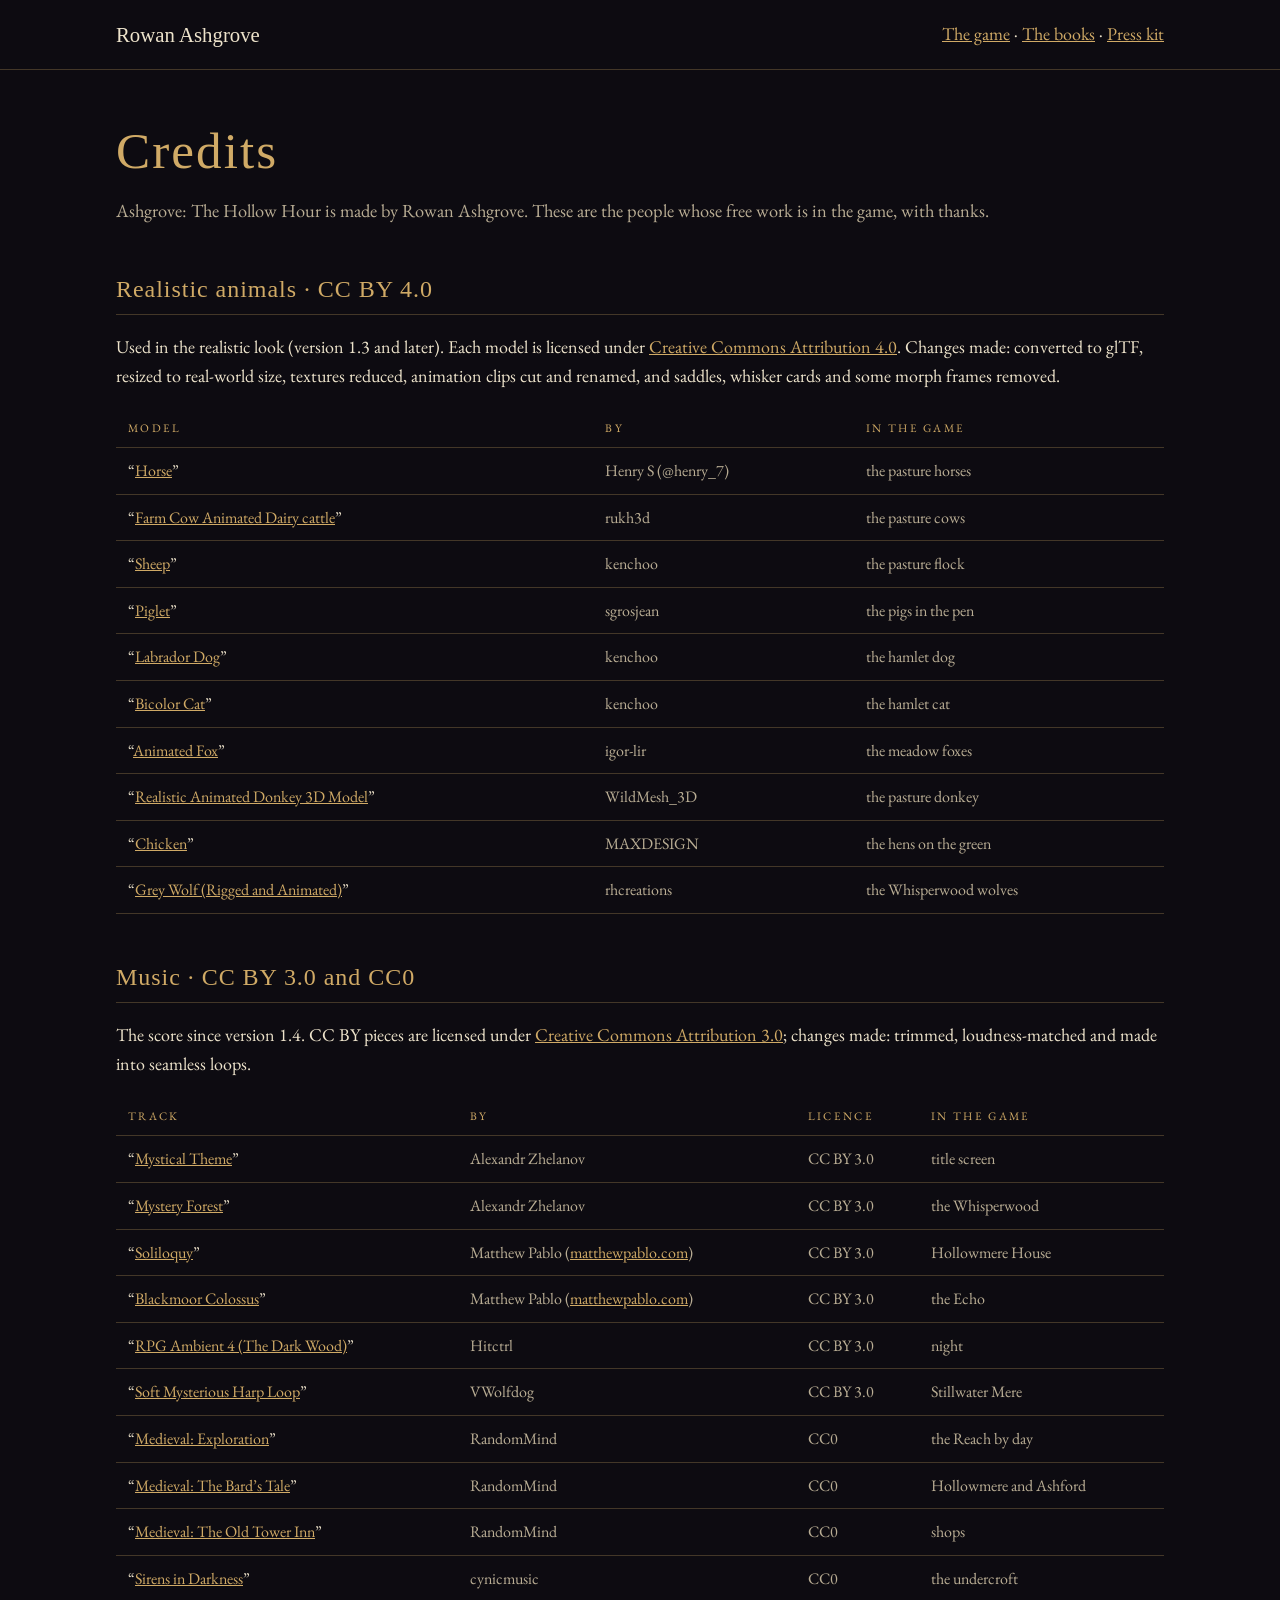
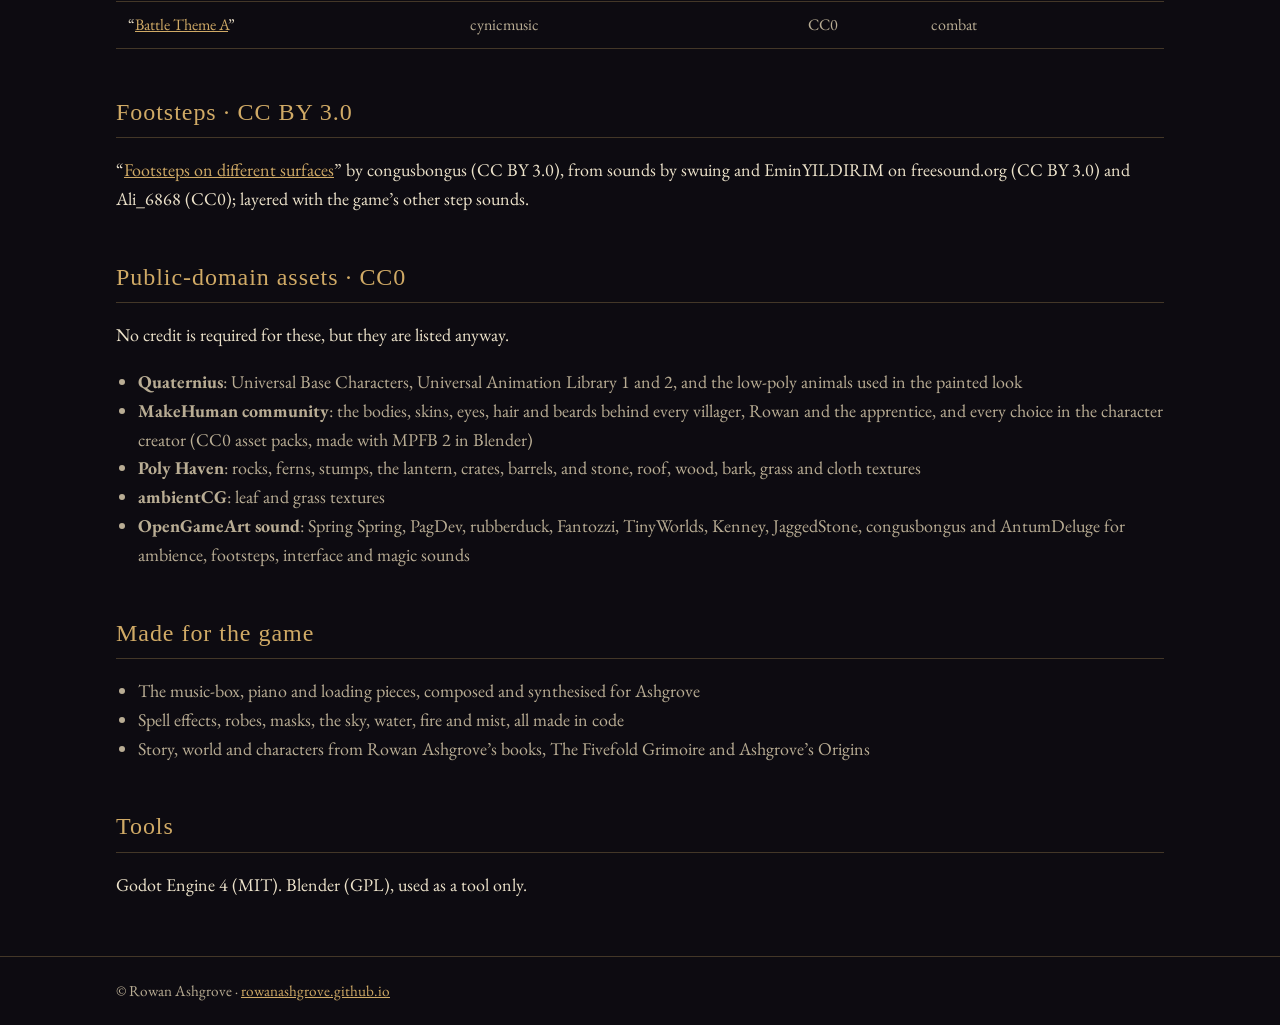
<file: credits.html>
<!doctype html>
<html lang="en">
<head>
<meta charset="utf-8">
<meta name="viewport" content="width=device-width,initial-scale=1,viewport-fit=cover">
<title>Credits · Ashgrove: The Hollow Hour</title>
<meta name="description" content="Credits and licences for the third-party models, textures and sounds used in Ashgrove: The Hollow Hour.">
<link rel="canonical" href="https://rowanashgrove.github.io/credits.html">
<meta property="og:title" content="Credits · Ashgrove: The Hollow Hour">
<meta property="og:image" content="https://rowanashgrove.github.io/media/game-manor_dusk.jpg">
<link rel="icon" type="image/png" href="favicon.png">
<meta name="theme-color" content="#0d0b11">
<link rel="preconnect" href="https://fonts.googleapis.com">
<link rel="preconnect" href="https://fonts.gstatic.com" crossorigin>
<link rel="stylesheet" href="https://fonts.googleapis.com/css2?family=EB+Garamond:ital,wght@0,400;0,500;1,400&family=IM+Fell+English+SC&display=swap">
<style>
:root{color-scheme:dark;--ink:#0d0b11;--soot:#17131c;--vellum:#ede3cb;--dim:#b9ad94;--gold:#d0aa66;--line:rgba(208,170,102,.28)}
*{box-sizing:border-box}
body{margin:0;background:var(--ink);color:var(--vellum);font:18px/1.6 "EB Garamond",Georgia,serif}
a{color:var(--gold)}
.wrap{max-width:1080px;margin:0 auto;padding:0 16px}
header{border-bottom:1px solid var(--line);padding:18px 0}
header .wrap{display:flex;justify-content:space-between;align-items:center;gap:16px;flex-wrap:wrap}
.brand{font-family:"IM Fell English SC",serif;font-size:1.3rem;text-decoration:none;color:var(--vellum)}
h1,h2{font-family:"IM Fell English SC",serif;font-weight:400;color:var(--gold);letter-spacing:.04em}
h1{font-size:clamp(2rem,6vw,3.2rem);margin:40px 0 4px}
h2{font-size:1.5rem;margin:44px 0 12px;border-bottom:1px solid var(--line);padding-bottom:6px}
.lede{color:var(--dim);font-size:1.15rem;margin:0 0 20px}
.key{width:100%;border:1px solid var(--line);border-radius:3px;display:block}
.facts{display:grid;grid-template-columns:repeat(auto-fit,minmax(220px,1fr));gap:1px;background:var(--line);border:1px solid var(--line)}
.facts div{background:var(--soot);padding:14px 16px}
.facts dt{font-size:.72rem;letter-spacing:.2em;text-transform:uppercase;color:var(--gold)}
.facts dd{margin:2px 0 0;color:var(--dim)}
.copy{background:var(--soot);border:1px solid var(--line);padding:16px 18px;border-radius:3px;color:var(--dim)}
.copy b{color:var(--vellum);font-weight:500}
ul{color:var(--dim);padding-left:1.2em}
.shots{display:grid;grid-template-columns:repeat(auto-fill,minmax(240px,1fr));gap:12px}
.shots a{display:block;border:1px solid var(--line);border-radius:3px;overflow:hidden;aspect-ratio:16/9;background:var(--soot)}
.shots img{width:100%;height:100%;object-fit:cover;display:block;transition:transform .4s}
.shots a:hover img{transform:scale(1.04)}
.video{position:relative;aspect-ratio:16/9;border:1px solid var(--line);border-radius:3px;overflow:hidden;background:#000}
.video iframe{position:absolute;inset:0;width:100%;height:100%;border:0}
footer{border-top:1px solid var(--line);margin-top:56px;padding:22px 0;color:var(--dim);font-size:.95rem}
@media (prefers-reduced-motion:reduce){.shots img{transition:none}}
.tbl{width:100%;border-collapse:collapse;font-size:1rem}
.tbl th,.tbl td{text-align:left;padding:10px 12px;border-bottom:1px solid var(--line);vertical-align:top}
.tbl th{font-size:.72rem;letter-spacing:.2em;text-transform:uppercase;color:var(--gold);font-weight:400}
.tbl td{color:var(--dim)}
.tbl td:first-child{color:var(--vellum)}
.scroll{overflow-x:auto}
</style>
</head>
<body>
<header><div class="wrap">
  <a class="brand" href="index.html">Rowan Ashgrove</a>
  <nav><a href="index.html#v13">The game</a> · <a href="index.html#books">The books</a> · <a href="presskit.html">Press kit</a></nav>
</div></header>

<main class="wrap">
  <h1>Credits</h1>
  <p class="lede">Ashgrove: The Hollow Hour is made by Rowan Ashgrove. These are the people whose free work is in the game, with thanks.</p>

  <h2>Realistic animals · CC BY 4.0</h2>
  <p>Used in the realistic look (version 1.3 and later). Each model is licensed under <a href="https://creativecommons.org/licenses/by/4.0/" rel="noopener license">Creative Commons Attribution 4.0</a>. Changes made: converted to glTF, resized to real-world size, textures reduced, animation clips cut and renamed, and saddles, whisker cards and some morph frames removed.</p>
  <div class="scroll"><table class="tbl">
    <thead><tr><th>Model</th><th>By</th><th>In the game</th></tr></thead>
    <tbody>
      <tr><td>&ldquo;<a href="https://sketchfab.com/3d-models/horse-a6f860e43e364619bccb174a1ac7d0c9" rel="noopener">Horse</a>&rdquo;</td><td>Henry S (@henry_7)</td><td>the pasture horses</td></tr>
      <tr><td>&ldquo;<a href="https://sketchfab.com/3d-models/farm-cow-animated-dairy-cattle-0e780cb5ab6d457198ded7d4e191a03e" rel="noopener">Farm Cow Animated Dairy cattle</a>&rdquo;</td><td>rukh3d</td><td>the pasture cows</td></tr>
      <tr><td>&ldquo;<a href="https://sketchfab.com/3d-models/sheep-08b05ae799d947f1a68c49b2d661eb53" rel="noopener">Sheep</a>&rdquo;</td><td>kenchoo</td><td>the pasture flock</td></tr>
      <tr><td>&ldquo;<a href="https://sketchfab.com/3d-models/piglet-8343f141936f4c799ed980a3c7c3ae27" rel="noopener">Piglet</a>&rdquo;</td><td>sgrosjean</td><td>the pigs in the pen</td></tr>
      <tr><td>&ldquo;<a href="https://sketchfab.com/3d-models/labrador-dog-1f56cfbab07e4fe49b5d9e521c82073a" rel="noopener">Labrador Dog</a>&rdquo;</td><td>kenchoo</td><td>the hamlet dog</td></tr>
      <tr><td>&ldquo;<a href="https://sketchfab.com/3d-models/bicolor-cat-e623a618ca344a8393d7ba4d63ec23cf" rel="noopener">Bicolor Cat</a>&rdquo;</td><td>kenchoo</td><td>the hamlet cat</td></tr>
      <tr><td>&ldquo;<a href="https://sketchfab.com/3d-models/animated-fox-f49753fad99c47b69bdfe80907c7e4f9" rel="noopener">Animated Fox</a>&rdquo;</td><td>igor-lir</td><td>the meadow foxes</td></tr>
      <tr><td>&ldquo;<a href="https://sketchfab.com/3d-models/realistic-animated-donkey-3d-model-2b4086035df94d9e88fd0f18d34b3872" rel="noopener">Realistic Animated Donkey 3D Model</a>&rdquo;</td><td>WildMesh_3D</td><td>the pasture donkey</td></tr>
      <tr><td>&ldquo;<a href="https://sketchfab.com/3d-models/chicken-4ab19d3a675343959815ae770f8b178e" rel="noopener">Chicken</a>&rdquo;</td><td>MAXDESIGN</td><td>the hens on the green</td></tr>
      <tr><td>&ldquo;<a href="https://sketchfab.com/3d-models/grey-wolf-rigged-and-animated-56de4df672654ed599777d2980bf0f53" rel="noopener">Grey Wolf (Rigged and Animated)</a>&rdquo;</td><td>rhcreations</td><td>the Whisperwood wolves</td></tr>
    </tbody>
  </table></div>

  <h2>Music · CC BY 3.0 and CC0</h2>
  <p>The score since version 1.4. CC BY pieces are licensed under <a href="https://creativecommons.org/licenses/by/3.0/" rel="noopener license">Creative Commons Attribution 3.0</a>; changes made: trimmed, loudness-matched and made into seamless loops.</p>
  <div class="scroll"><table class="tbl">
    <thead><tr><th>Track</th><th>By</th><th>Licence</th><th>In the game</th></tr></thead>
    <tbody>
      <tr><td>&ldquo;<a href="https://opengameart.org/content/mystical-theme" rel="noopener">Mystical Theme</a>&rdquo;</td><td>Alexandr Zhelanov</td><td>CC BY 3.0</td><td>title screen</td></tr>
      <tr><td>&ldquo;<a href="https://opengameart.org/content/mystery-forest" rel="noopener">Mystery Forest</a>&rdquo;</td><td>Alexandr Zhelanov</td><td>CC BY 3.0</td><td>the Whisperwood</td></tr>
      <tr><td>&ldquo;<a href="https://opengameart.org/content/soliloquy" rel="noopener">Soliloquy</a>&rdquo;</td><td>Matthew Pablo (<a href="https://www.matthewpablo.com" rel="noopener">matthewpablo.com</a>)</td><td>CC BY 3.0</td><td>Hollowmere House</td></tr>
      <tr><td>&ldquo;<a href="https://opengameart.org/content/colossal-boss-battle-theme" rel="noopener">Blackmoor Colossus</a>&rdquo;</td><td>Matthew Pablo (<a href="https://www.matthewpablo.com" rel="noopener">matthewpablo.com</a>)</td><td>CC BY 3.0</td><td>the Echo</td></tr>
      <tr><td>&ldquo;<a href="https://opengameart.org/content/rpg-ambient-4-the-dark-woods" rel="noopener">RPG Ambient 4 (The Dark Wood)</a>&rdquo;</td><td>Hitctrl</td><td>CC BY 3.0</td><td>night</td></tr>
      <tr><td>&ldquo;<a href="https://opengameart.org/content/soft-mysterious-harp-loop" rel="noopener">Soft Mysterious Harp Loop</a>&rdquo;</td><td>VWolfdog</td><td>CC BY 3.0</td><td>Stillwater Mere</td></tr>
      <tr><td>&ldquo;<a href="https://opengameart.org/content/medieval-exploration" rel="noopener">Medieval: Exploration</a>&rdquo;</td><td>RandomMind</td><td>CC0</td><td>the Reach by day</td></tr>
      <tr><td>&ldquo;<a href="https://opengameart.org/content/medieval-the-bards-tale" rel="noopener">Medieval: The Bard&rsquo;s Tale</a>&rdquo;</td><td>RandomMind</td><td>CC0</td><td>Hollowmere and Ashford</td></tr>
      <tr><td>&ldquo;<a href="https://opengameart.org/content/medieval-the-old-tower-inn" rel="noopener">Medieval: The Old Tower Inn</a>&rdquo;</td><td>RandomMind</td><td>CC0</td><td>shops</td></tr>
      <tr><td>&ldquo;<a href="https://opengameart.org/content/sirens-in-darkness" rel="noopener">Sirens in Darkness</a>&rdquo;</td><td>cynicmusic</td><td>CC0</td><td>the undercroft</td></tr>
      <tr><td>&ldquo;<a href="https://opengameart.org/content/battle-theme-a" rel="noopener">Battle Theme A</a>&rdquo;</td><td>cynicmusic</td><td>CC0</td><td>combat</td></tr>
    </tbody>
  </table></div>

  <h2>Footsteps · CC BY 3.0</h2>
  <p>&ldquo;<a href="https://opengameart.org/content/footsteps-on-different-surfaces" rel="noopener">Footsteps on different surfaces</a>&rdquo; by congusbongus (CC BY 3.0), from sounds by swuing and EminYILDIRIM on freesound.org (CC BY 3.0) and Ali_6868 (CC0); layered with the game&rsquo;s other step sounds.</p>

  <h2>Public-domain assets · CC0</h2>
  <p>No credit is required for these, but they are listed anyway.</p>
  <ul>
    <li><b>Quaternius</b>: Universal Base Characters, Universal Animation Library 1 and 2, and the low-poly animals used in the painted look</li>
    <li><b>MakeHuman community</b>: the bodies, skins, eyes, hair and beards behind every villager, Rowan and the apprentice, and every choice in the character creator (CC0 asset packs, made with MPFB 2 in Blender)</li>
    <li><b>Poly Haven</b>: rocks, ferns, stumps, the lantern, crates, barrels, and stone, roof, wood, bark, grass and cloth textures</li>
    <li><b>ambientCG</b>: leaf and grass textures</li>
    <li><b>OpenGameArt sound</b>: Spring Spring, PagDev, rubberduck, Fantozzi, TinyWorlds, Kenney, JaggedStone, congusbongus and AntumDeluge for ambience, footsteps, interface and magic sounds</li>
  </ul>

  <h2>Made for the game</h2>
  <ul>
    <li>The music-box, piano and loading pieces, composed and synthesised for Ashgrove</li>
    <li>Spell effects, robes, masks, the sky, water, fire and mist, all made in code</li>
    <li>Story, world and characters from Rowan Ashgrove&rsquo;s books, The Fivefold Grimoire and Ashgrove&rsquo;s Origins</li>
  </ul>

  <h2>Tools</h2>
  <p>Godot Engine 4 (MIT). Blender (GPL), used as a tool only.</p>
</main>

<footer><div class="wrap">© Rowan Ashgrove · <a href="index.html">rowanashgrove.github.io</a></div></footer>
</body>
</html>
</file>
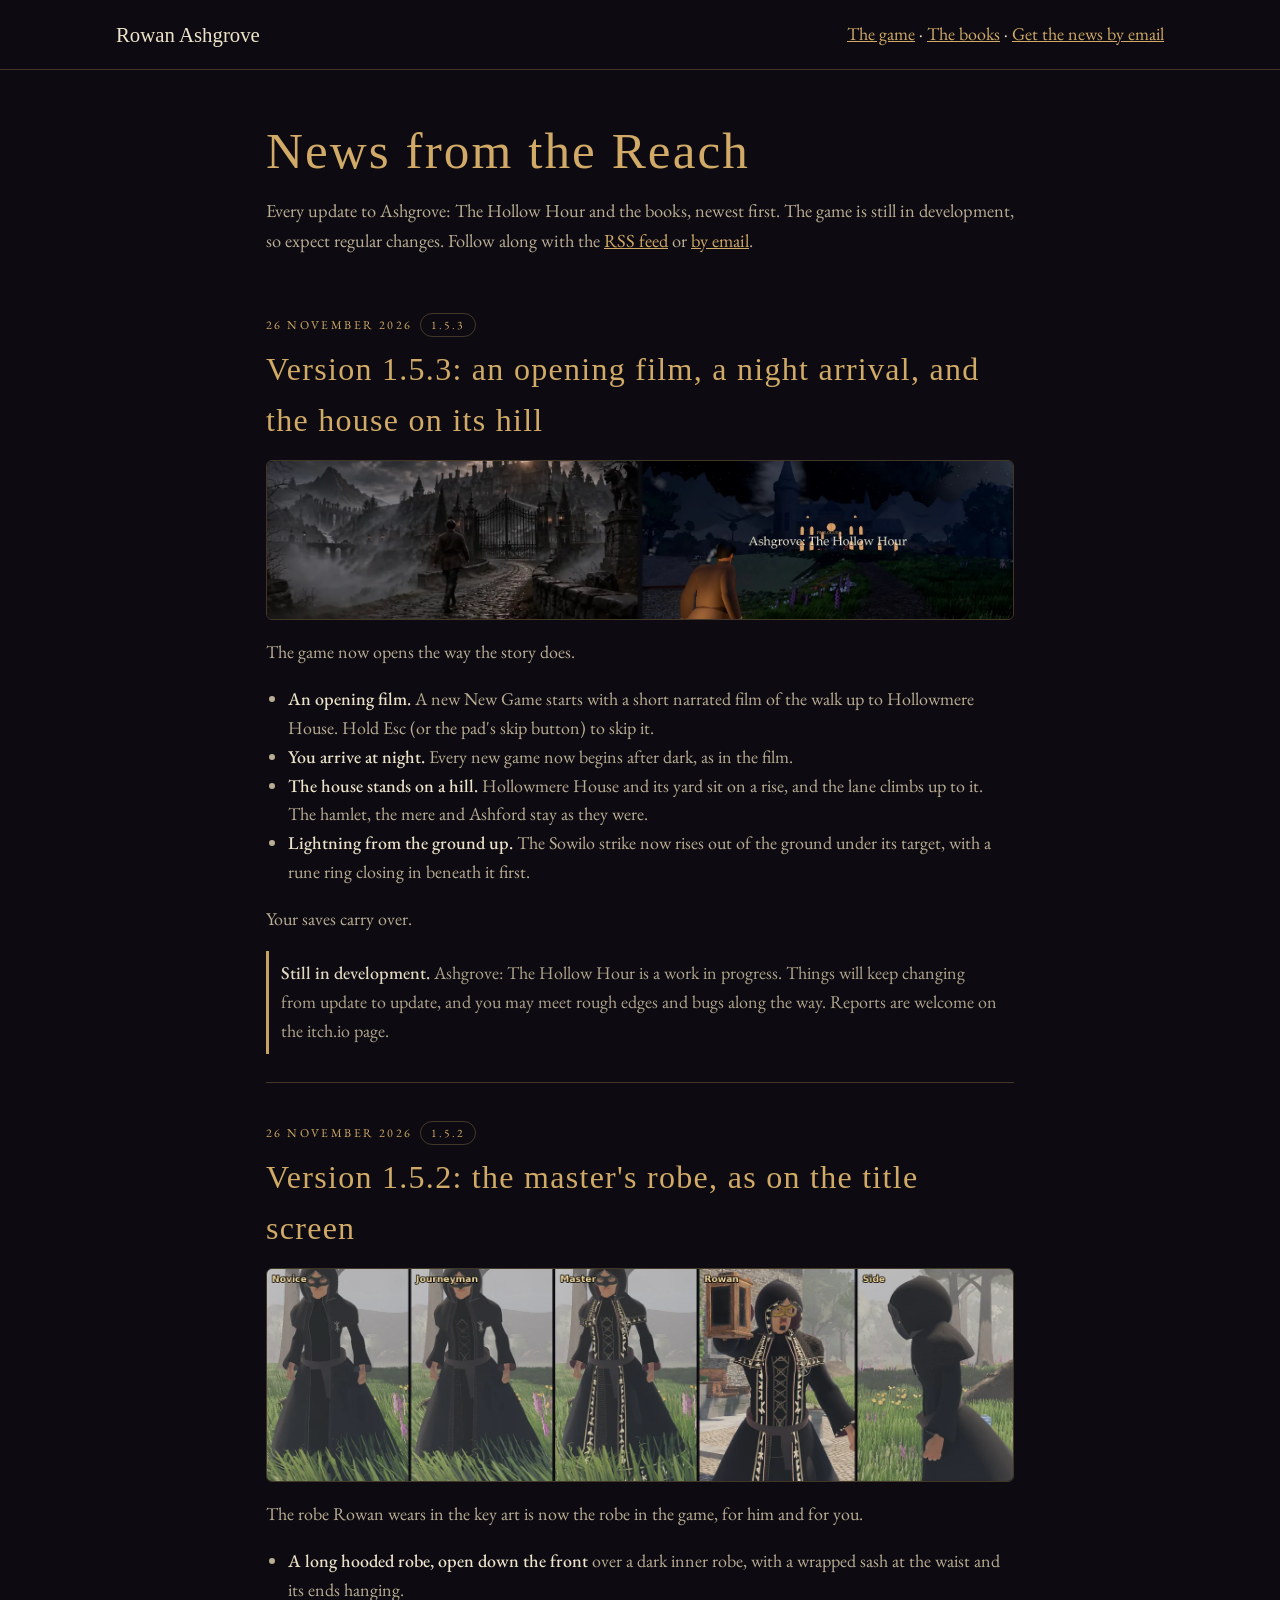
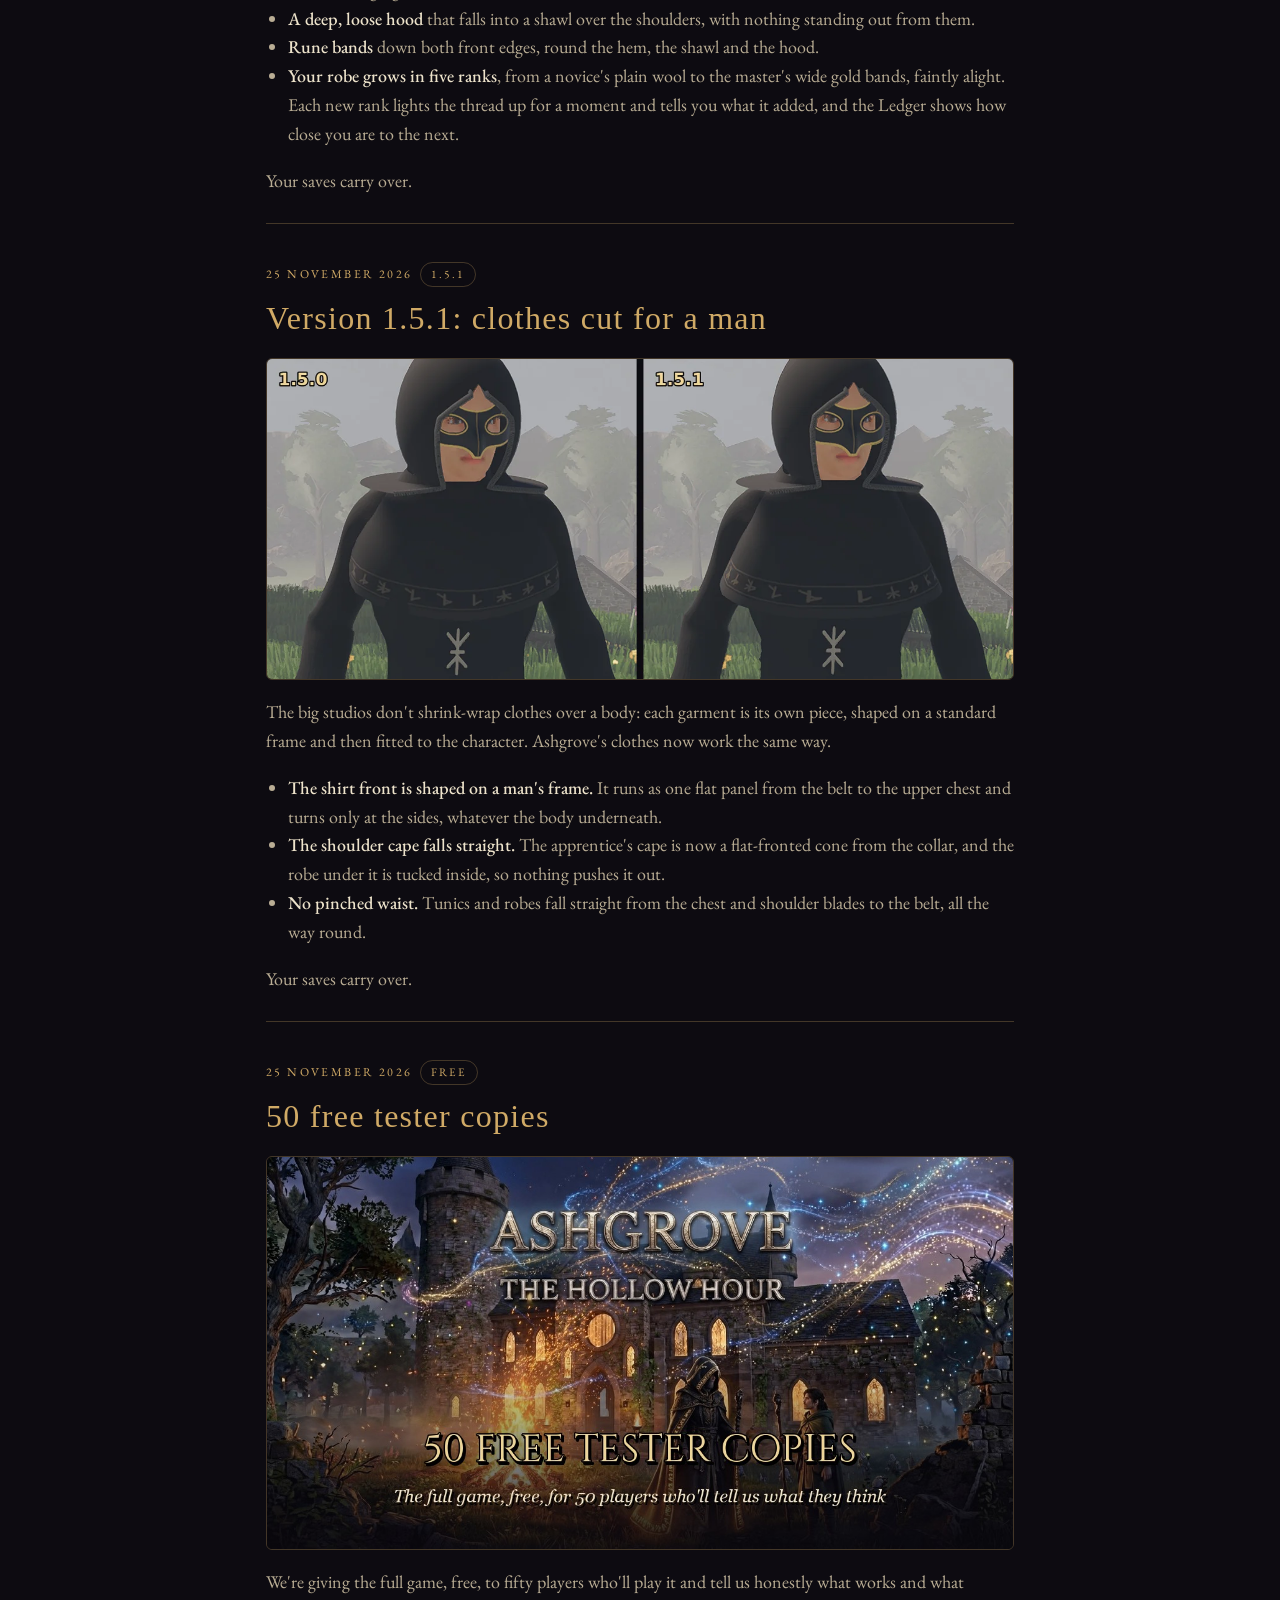
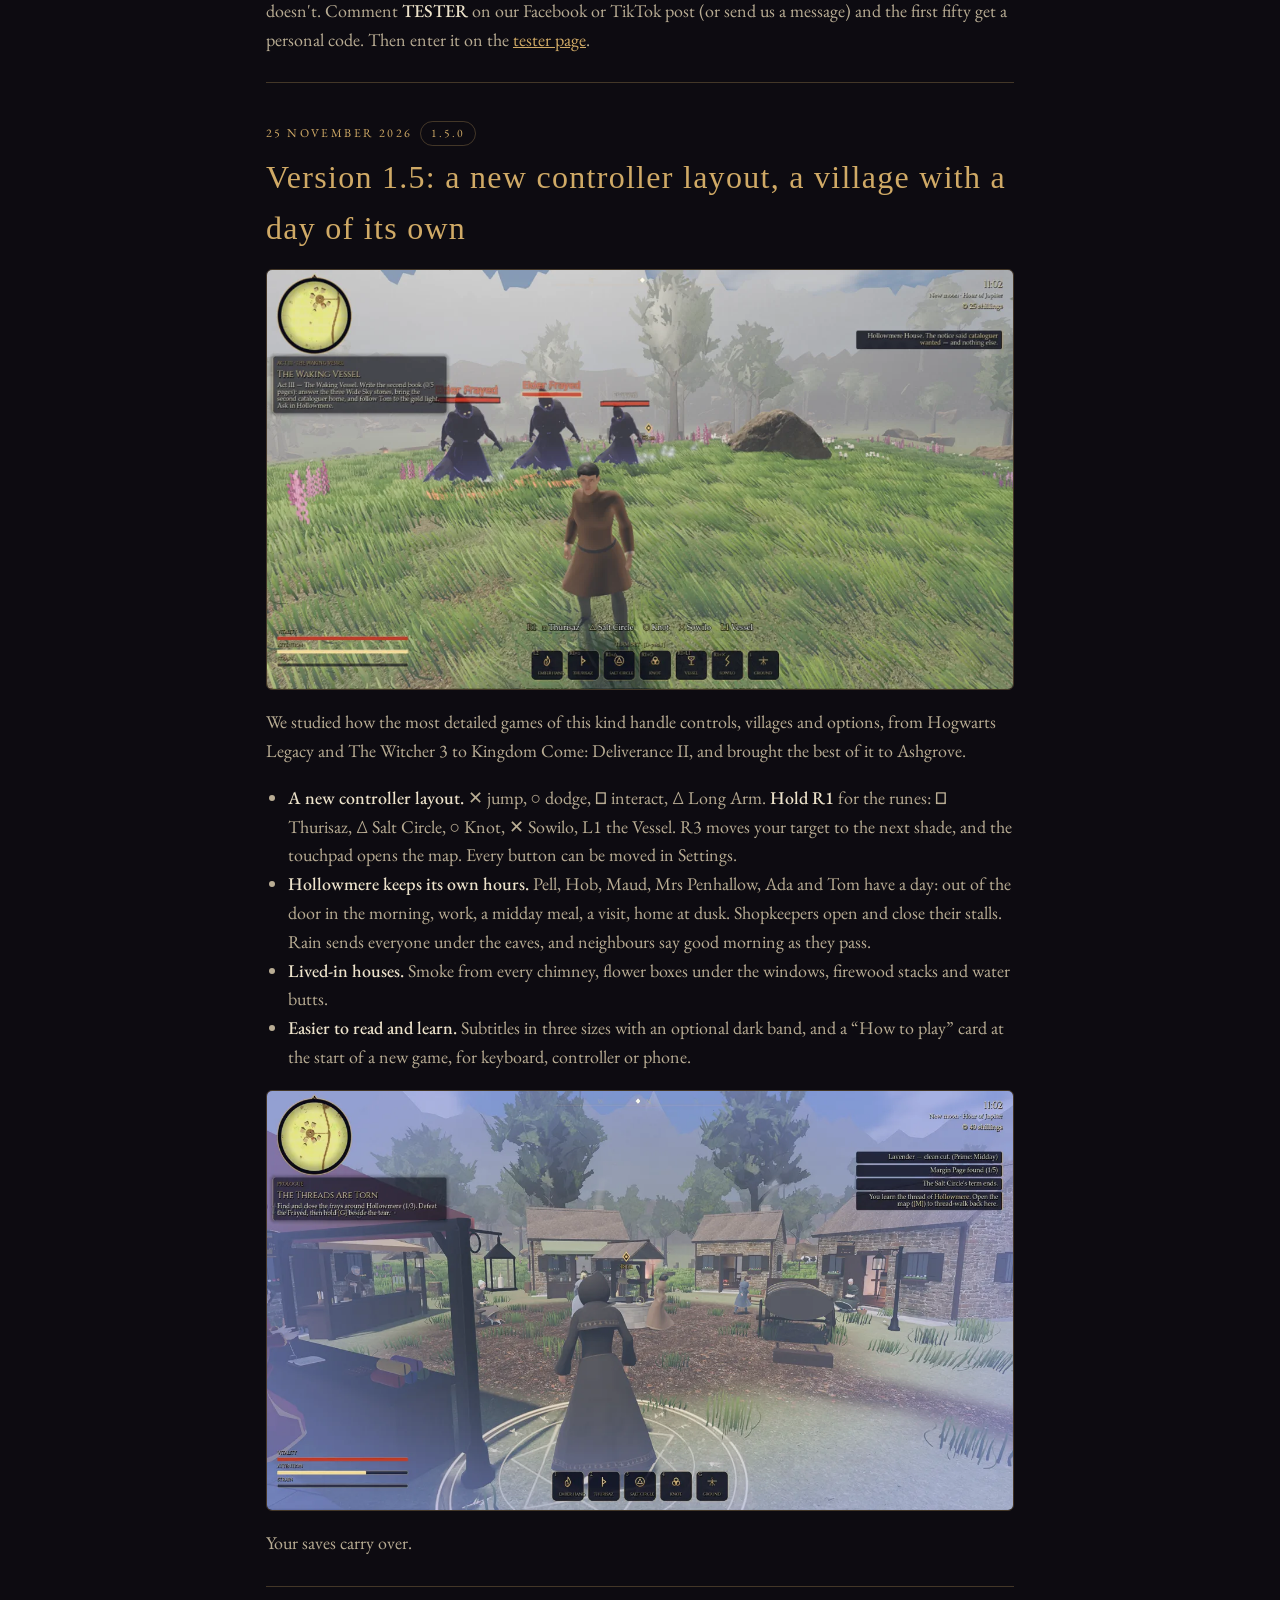
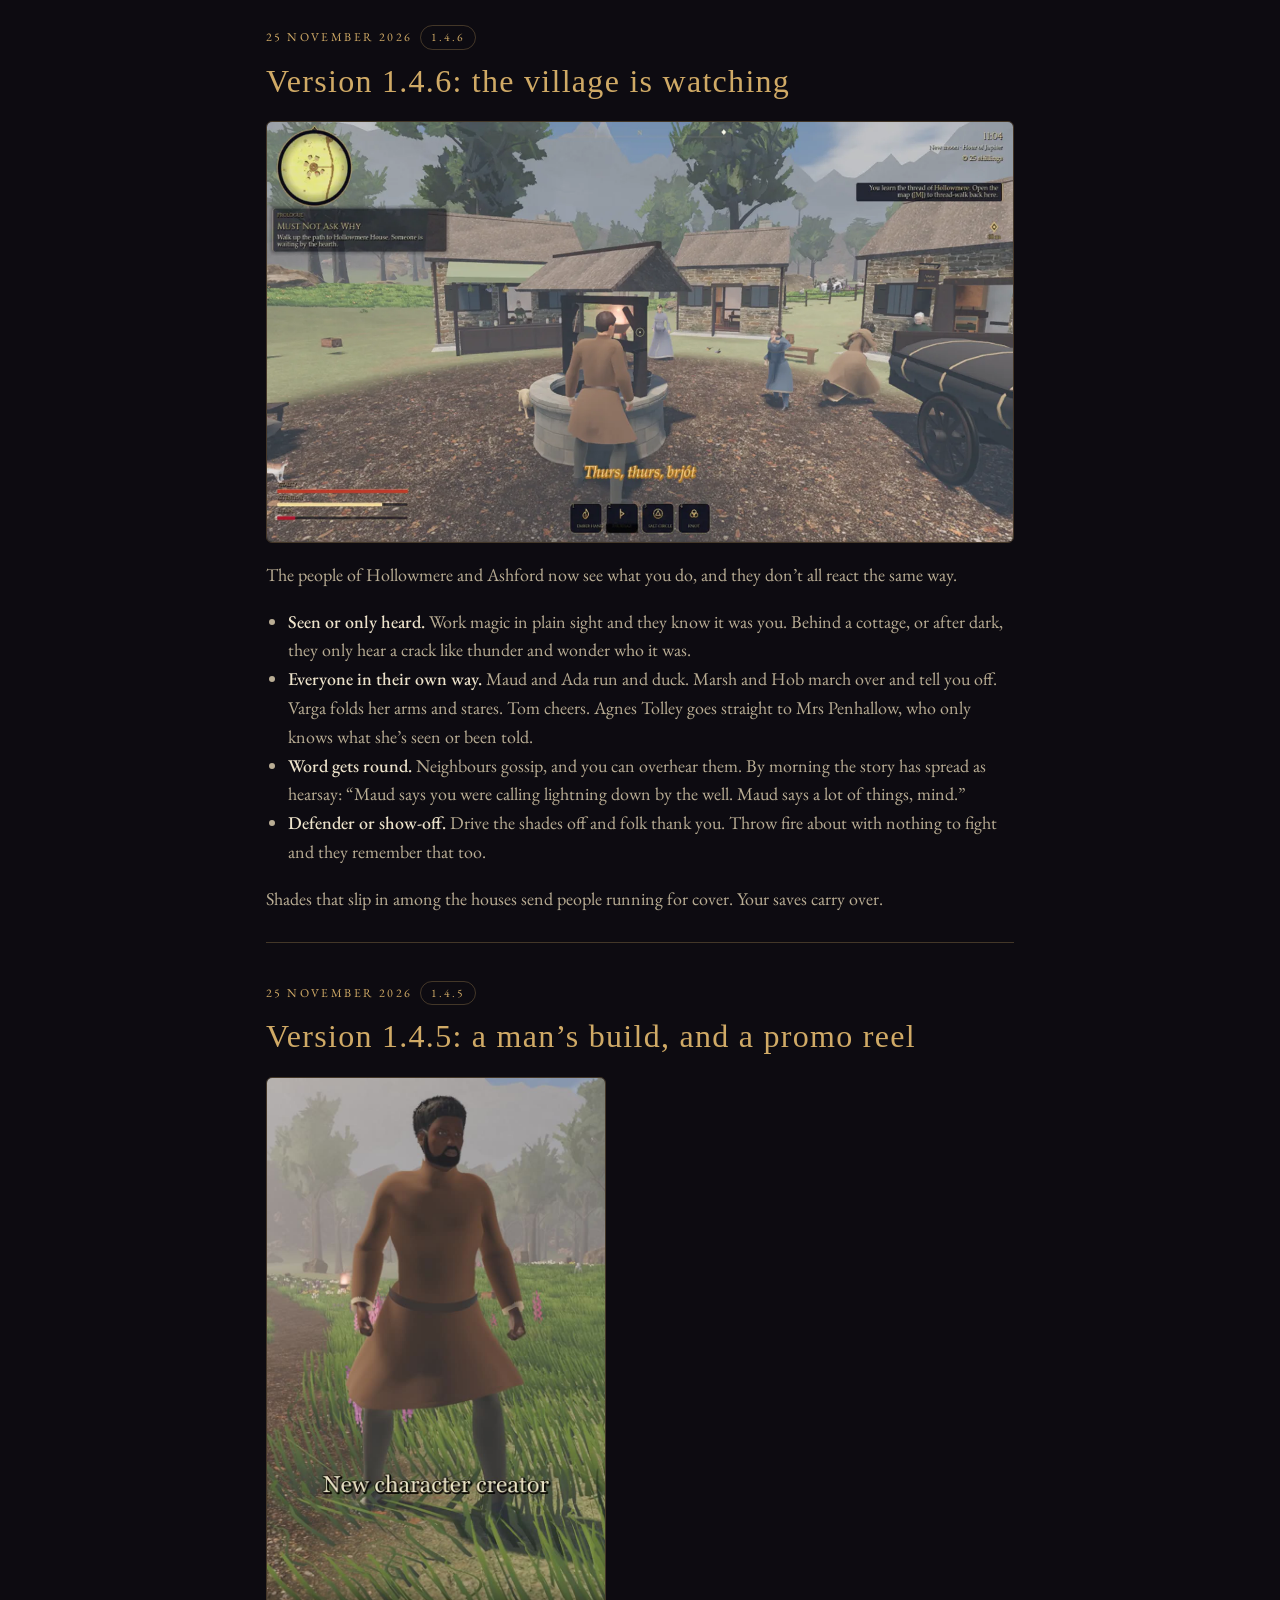
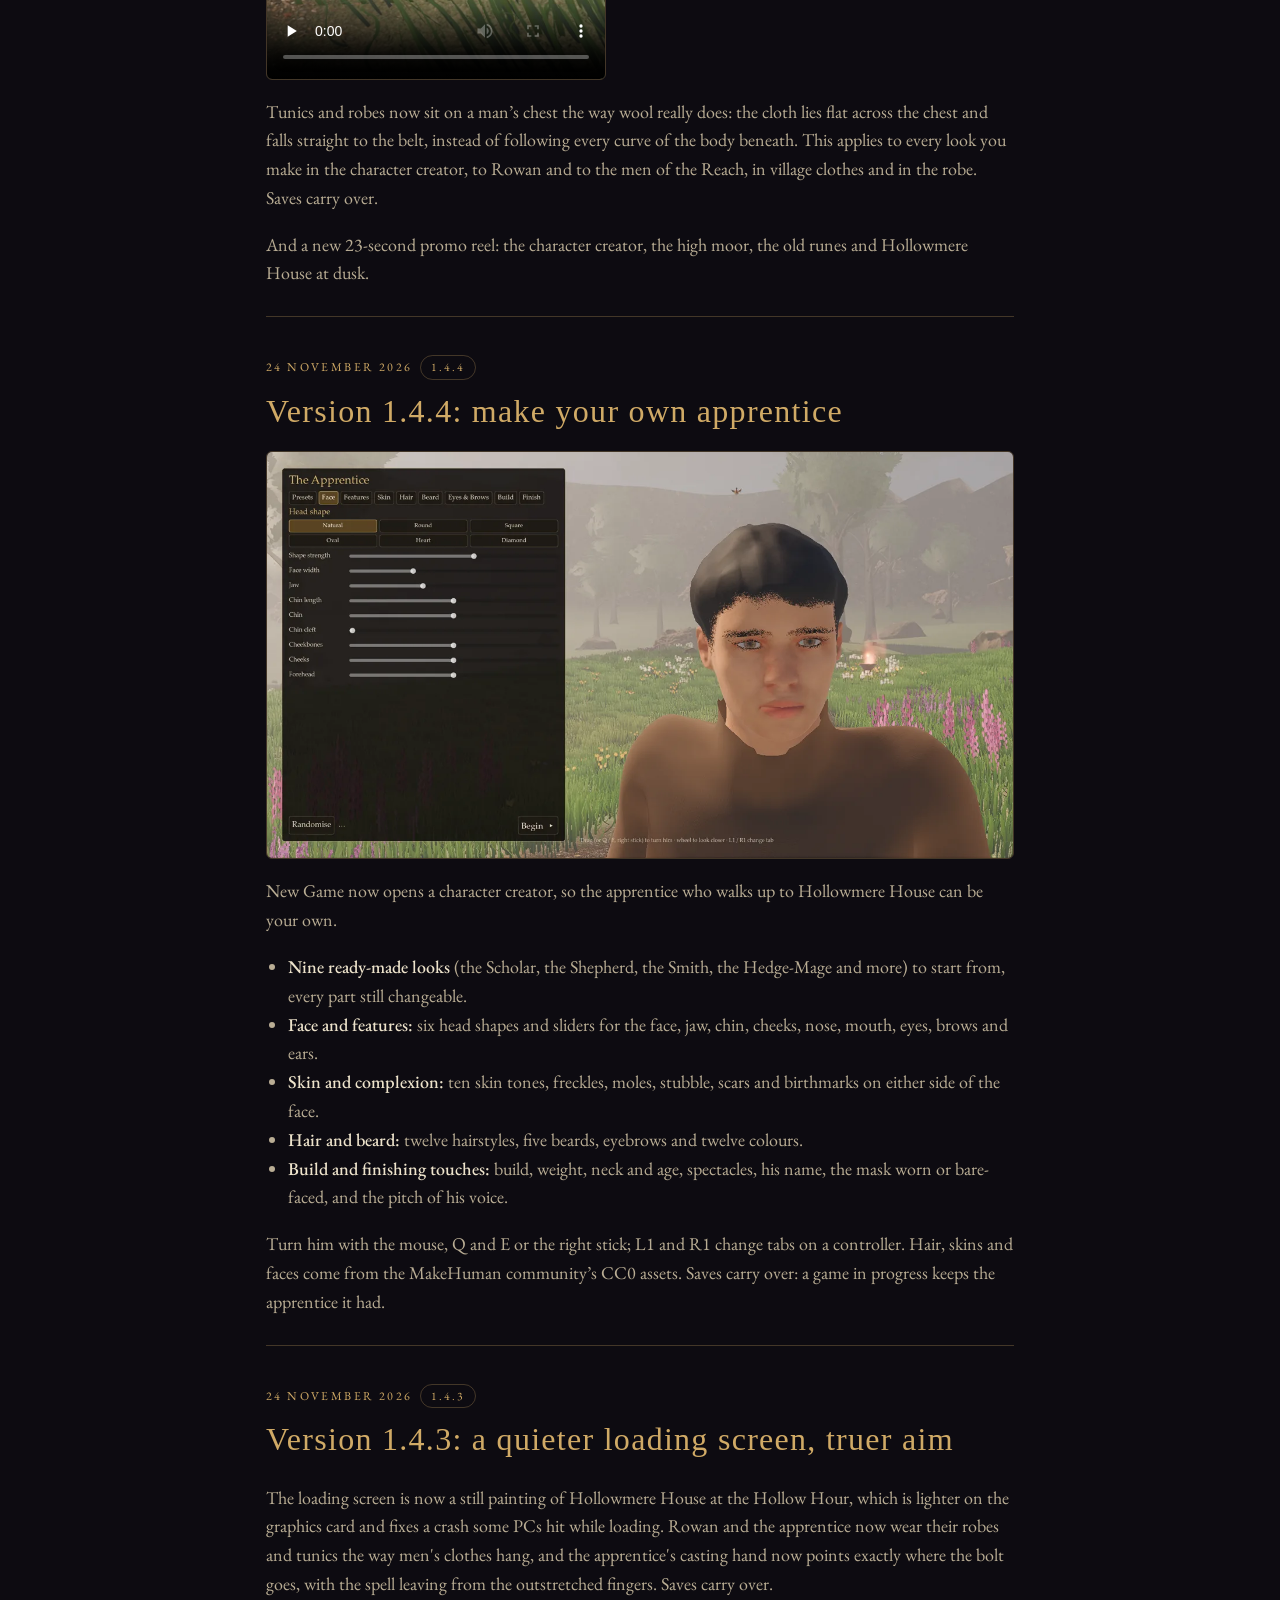
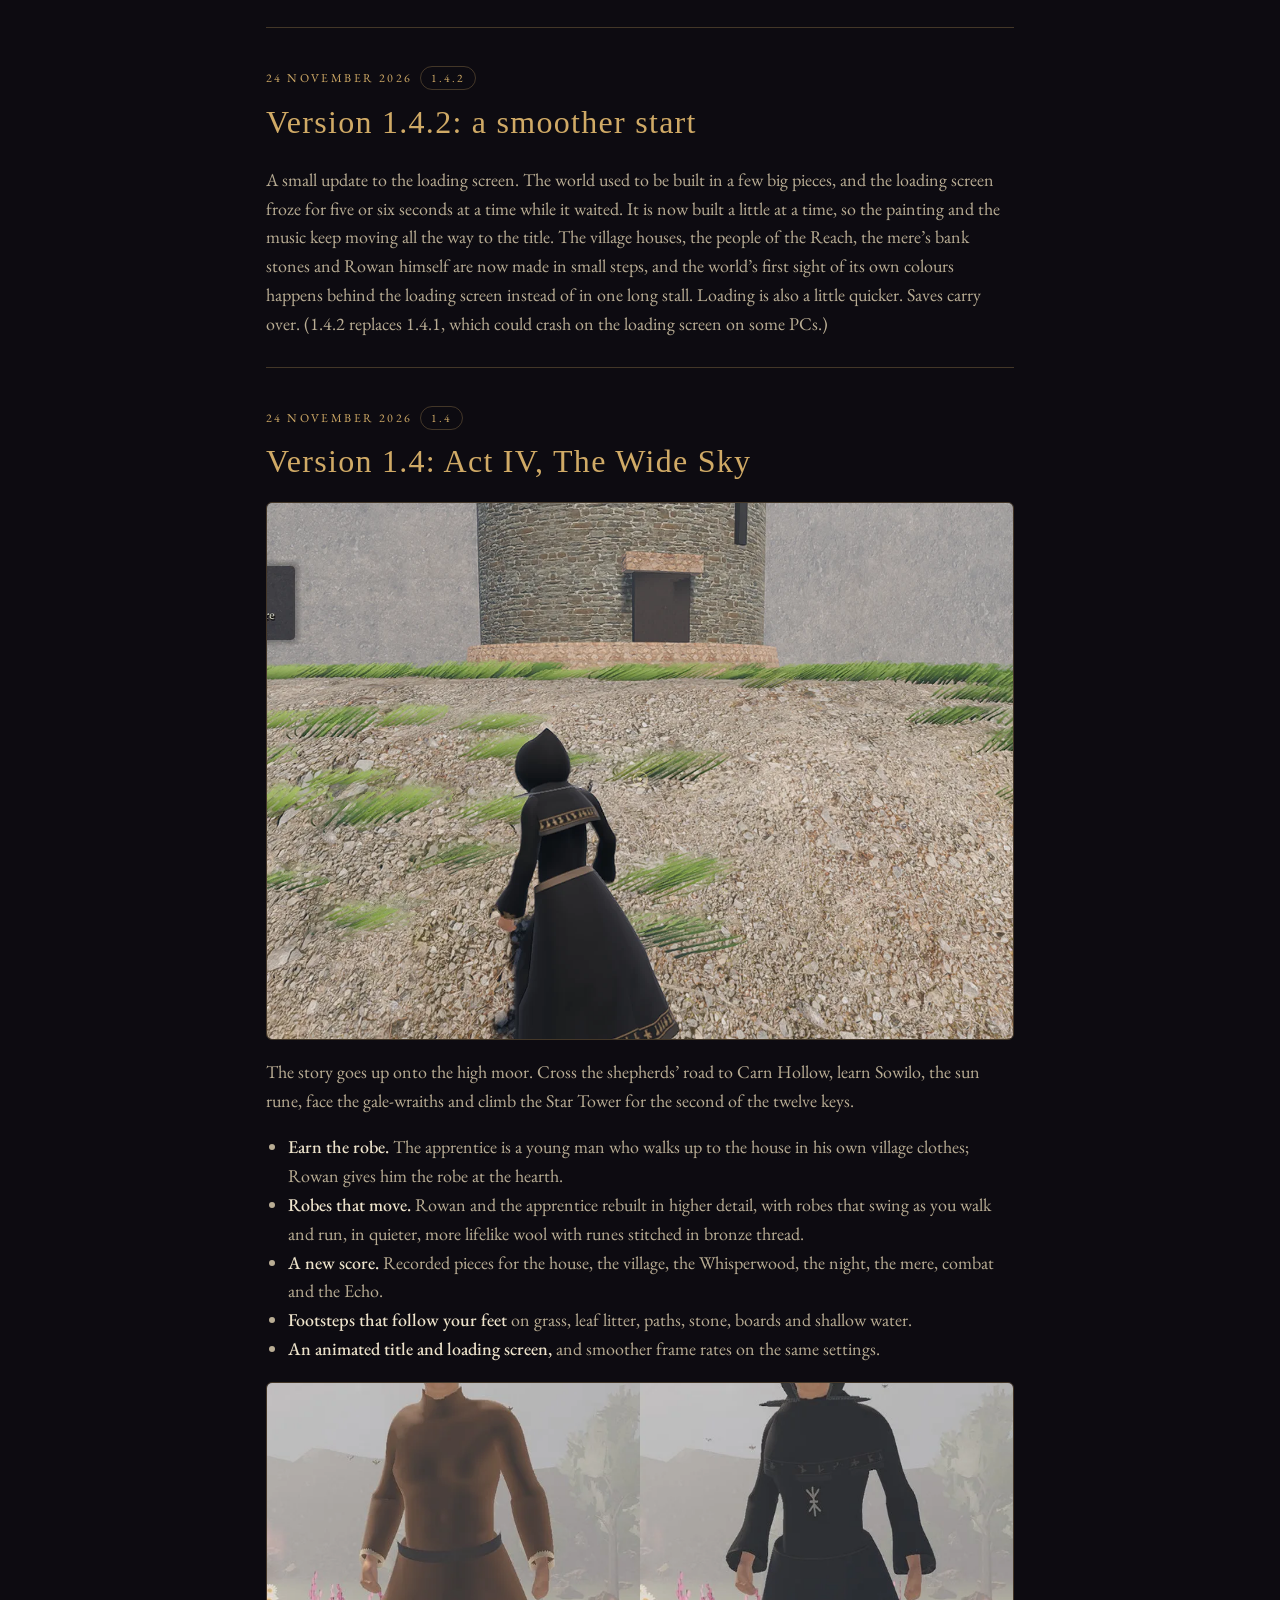
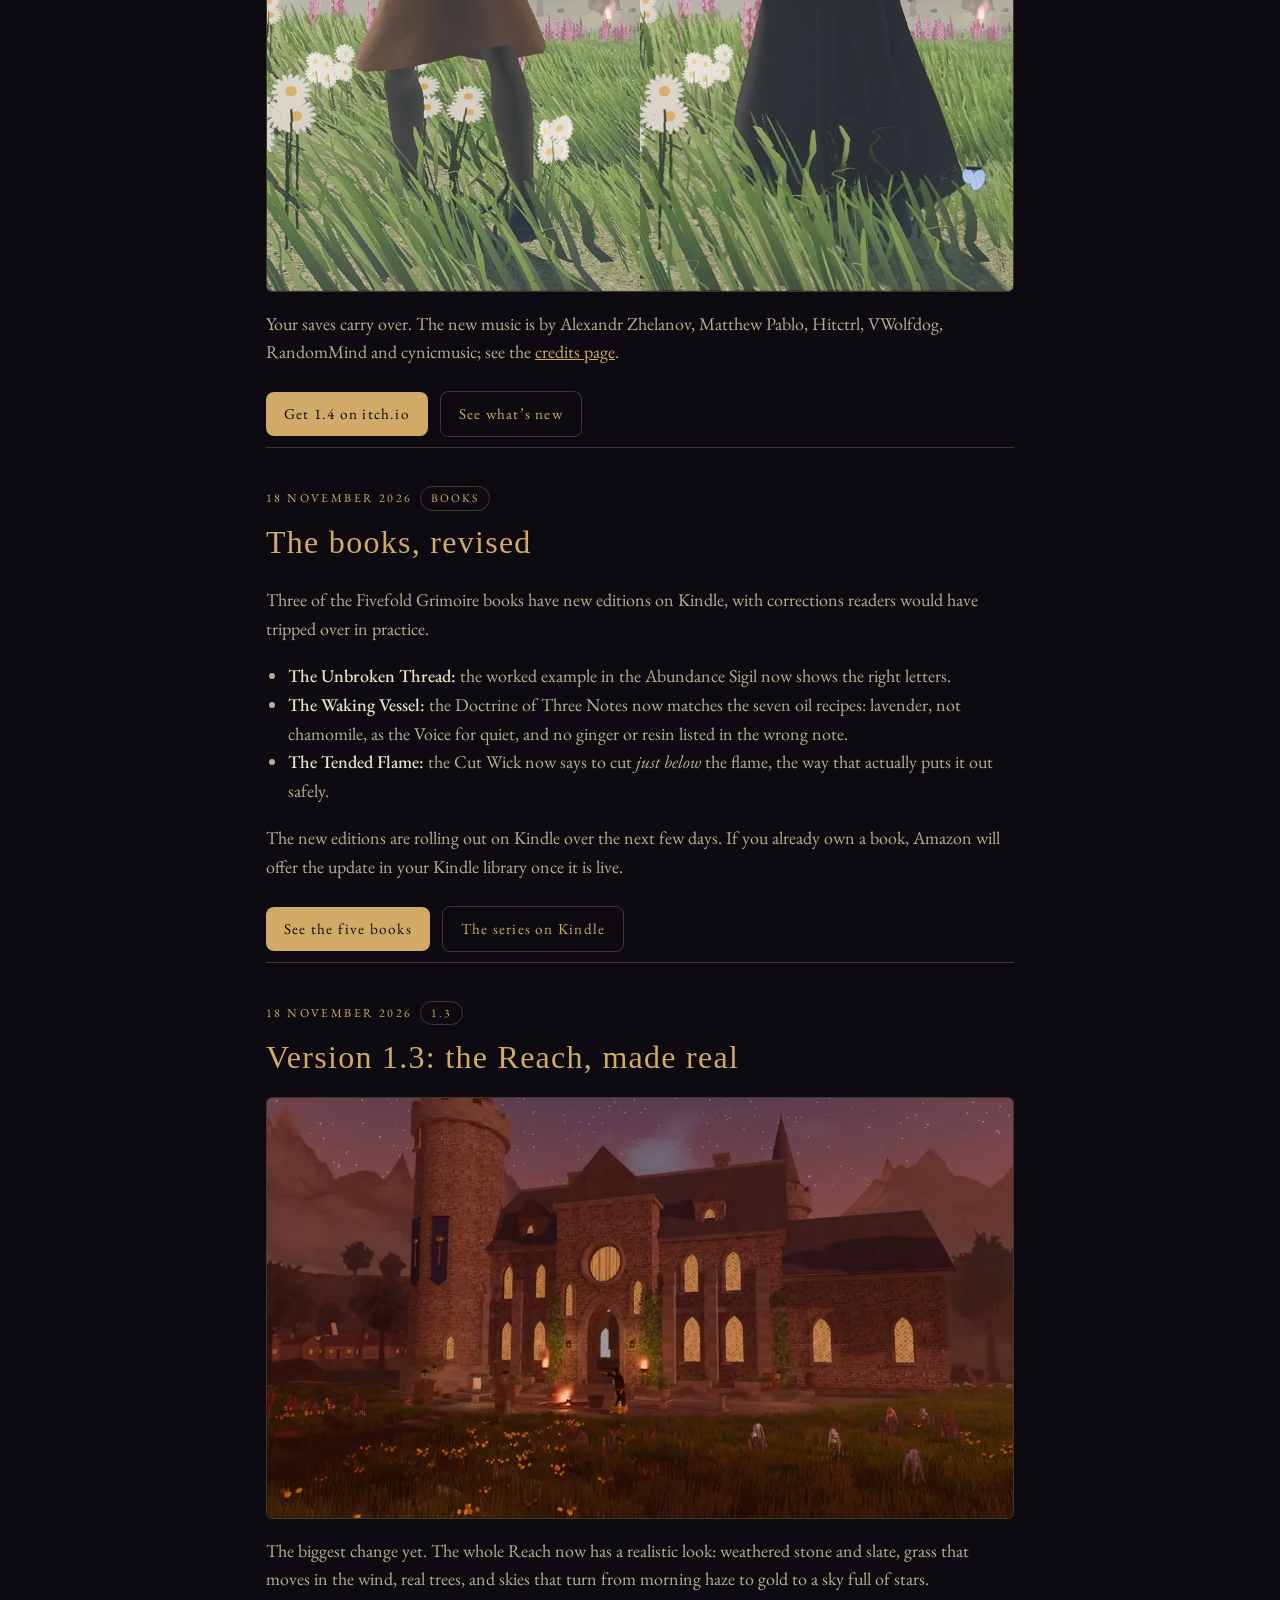
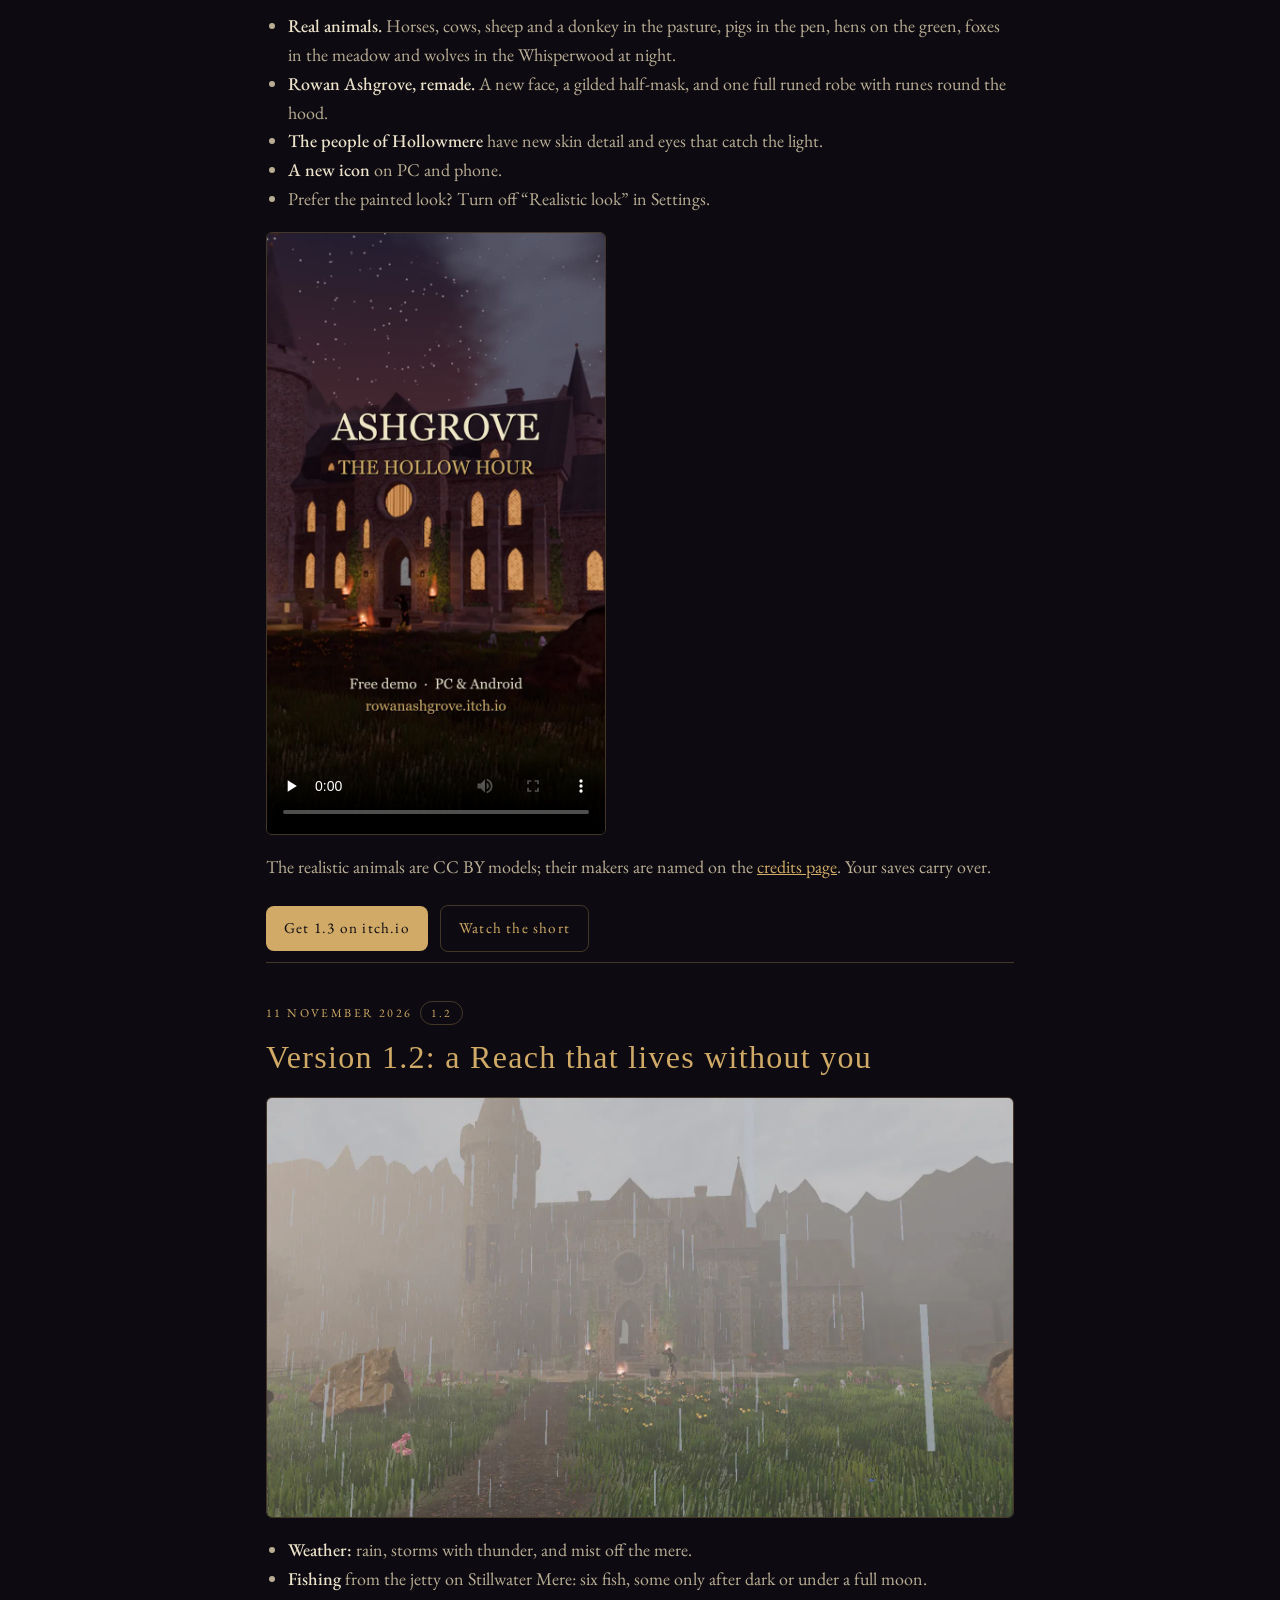
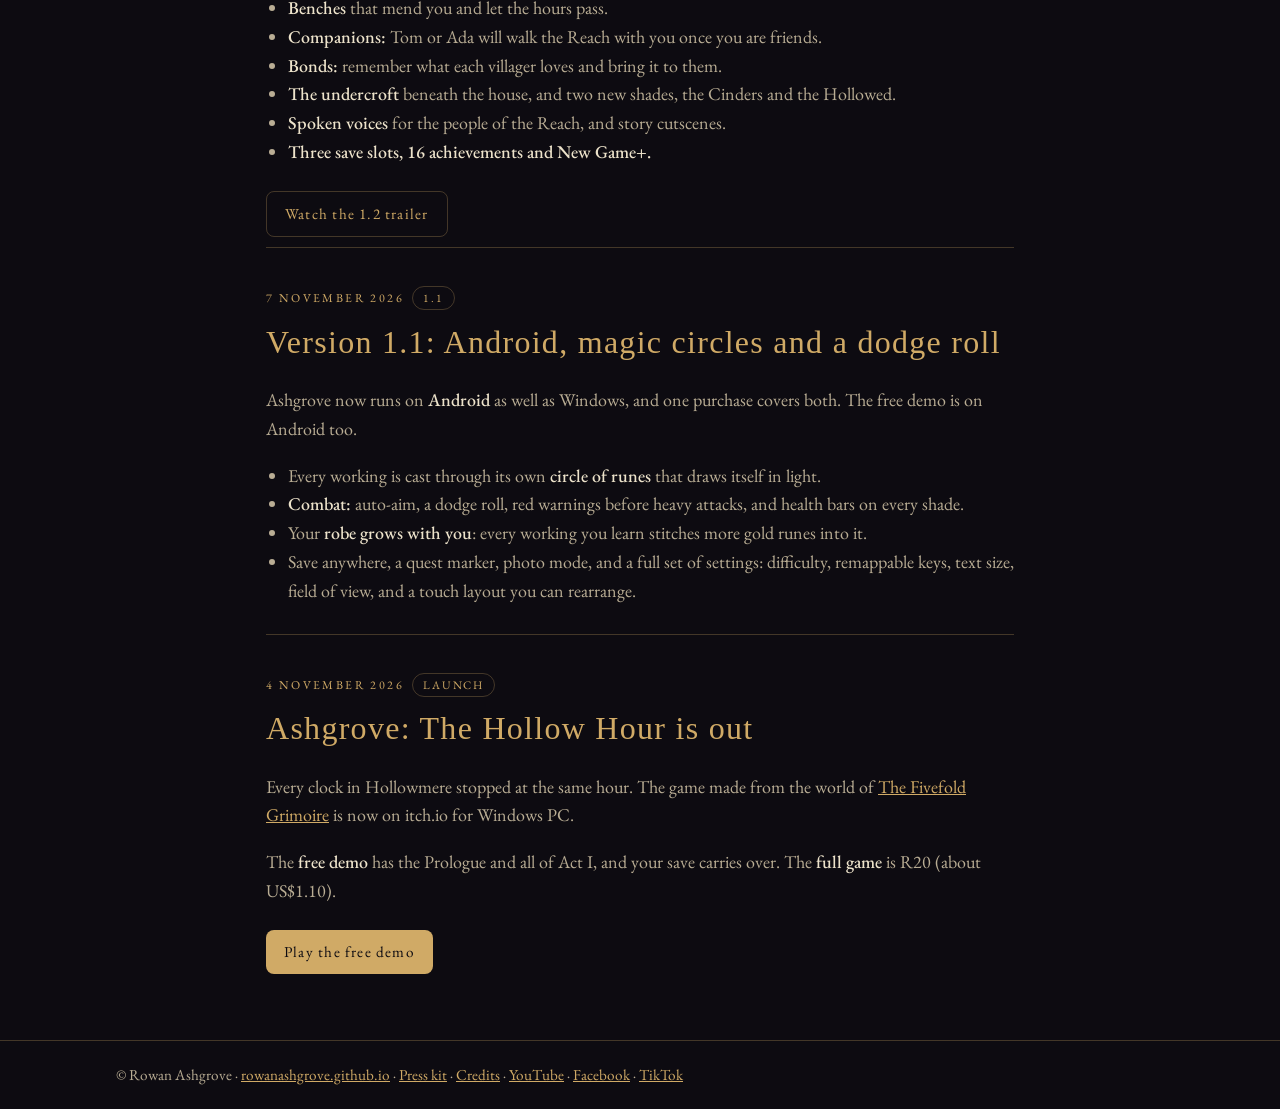
<file: news.html>
<!doctype html>
<html lang="en">
<head>
<meta charset="utf-8">
<meta name="viewport" content="width=device-width,initial-scale=1,viewport-fit=cover">
<title>News · Rowan Ashgrove</title>
<meta name="description" content="News and update notes for Ashgrove: The Hollow Hour, the magic RPG for PC and Android, and The Fivefold Grimoire books by Rowan Ashgrove.">
<link rel="icon" type="image/png" href="favicon.png">
<link rel="canonical" href="https://rowanashgrove.github.io/news.html">
<meta property="og:title" content="News · Ashgrove: The Hollow Hour">
<meta property="og:image" content="https://rowanashgrove.github.io/media/r13-manor.jpg">
<link rel="icon" type="image/png" href="favicon.png">
<meta name="theme-color" content="#0d0b11">
<link rel="preconnect" href="https://fonts.googleapis.com">
<link rel="preconnect" href="https://fonts.gstatic.com" crossorigin>
<link rel="stylesheet" href="https://fonts.googleapis.com/css2?family=EB+Garamond:ital,wght@0,400;0,500;1,400&family=IM+Fell+English+SC&display=swap">
<style>
:root{color-scheme:dark;--ink:#0d0b11;--soot:#17131c;--vellum:#ede3cb;--dim:#b9ad94;--gold:#d0aa66;--line:rgba(208,170,102,.28)}
*{box-sizing:border-box}
body{margin:0;background:var(--ink);color:var(--vellum);font:18px/1.6 "EB Garamond",Georgia,serif}
a{color:var(--gold)}
.wrap{max-width:1080px;margin:0 auto;padding:0 16px}
header{border-bottom:1px solid var(--line);padding:18px 0}
header .wrap{display:flex;justify-content:space-between;align-items:center;gap:16px;flex-wrap:wrap}
.brand{font-family:"IM Fell English SC",serif;font-size:1.3rem;text-decoration:none;color:var(--vellum)}
h1,h2{font-family:"IM Fell English SC",serif;font-weight:400;color:var(--gold);letter-spacing:.04em}
h1{font-size:clamp(2rem,6vw,3.2rem);margin:40px 0 4px}
h2{font-size:1.5rem;margin:44px 0 12px;border-bottom:1px solid var(--line);padding-bottom:6px}
.lede{color:var(--dim);font-size:1.15rem;margin:0 0 20px}
.key{width:100%;border:1px solid var(--line);border-radius:3px;display:block}
.facts{display:grid;grid-template-columns:repeat(auto-fit,minmax(220px,1fr));gap:1px;background:var(--line);border:1px solid var(--line)}
.facts div{background:var(--soot);padding:14px 16px}
.facts dt{font-size:.72rem;letter-spacing:.2em;text-transform:uppercase;color:var(--gold)}
.facts dd{margin:2px 0 0;color:var(--dim)}
.copy{background:var(--soot);border:1px solid var(--line);padding:16px 18px;border-radius:3px;color:var(--dim)}
.copy b{color:var(--vellum);font-weight:500}
ul{color:var(--dim);padding-left:1.2em}
.shots{display:grid;grid-template-columns:repeat(auto-fill,minmax(240px,1fr));gap:12px}
.shots a{display:block;border:1px solid var(--line);border-radius:3px;overflow:hidden;aspect-ratio:16/9;background:var(--soot)}
.shots img{width:100%;height:100%;object-fit:cover;display:block;transition:transform .4s}
.shots a:hover img{transform:scale(1.04)}
.video{position:relative;aspect-ratio:16/9;border:1px solid var(--line);border-radius:3px;overflow:hidden;background:#000}
.video iframe{position:absolute;inset:0;width:100%;height:100%;border:0}
footer{border-top:1px solid var(--line);margin-top:56px;padding:22px 0;color:var(--dim);font-size:.95rem}
@media (prefers-reduced-motion:reduce){.shots img{transition:none}}
.post{border-top:1px solid var(--line);padding:34px 0 10px}
.post:first-of-type{border-top:0}
.post time{font-size:.75rem;letter-spacing:.2em;text-transform:uppercase;color:var(--gold)}
.post h2{border:0;margin:6px 0 10px;padding:0;font-size:clamp(1.5rem,4vw,2rem)}
.post img,.post video{width:100%;height:auto;display:block;border:1px solid var(--line);border-radius:6px;margin:14px 0}
.post video.tall{max-width:340px}
.post p,.post li{color:var(--dim)}
.post b{color:var(--vellum);font-weight:500}
.tagv{display:inline-block;font-size:.72rem;letter-spacing:.16em;text-transform:uppercase;border:1px solid var(--line);border-radius:99px;padding:2px 10px;margin-left:8px;color:var(--gold)}
.cta{display:inline-block;margin:6px 12px 0 0;padding:10px 18px;border-radius:8px;background:var(--gold);color:var(--ink);text-decoration:none;font-size:.95rem;letter-spacing:.08em}
.cta.ghost{background:transparent;color:var(--gold);border:1px solid var(--line)}
</style>
<link rel="alternate" type="application/rss+xml" title="Ashgrove news" href="feed.xml">
</head>
<body>
<header><div class="wrap">
  <a class="brand" href="index.html">Rowan Ashgrove</a>
  <nav><a href="index.html#v13">The game</a> · <a href="index.html#books">The books</a> · <a href="index.html#letters">Get the news by email</a></nav>
</div></header>

<main class="wrap" style="max-width:780px">
  <h1>News from the Reach</h1>
  <p class="lede">Every update to Ashgrove: The Hollow Hour and the books, newest first. The game is still in development, so expect regular changes. Follow along with the <a href="feed.xml">RSS feed</a> or <a href="index.html#letters">by email</a>.</p>
  <article class="post" id="v1-5-3">
    <time datetime="2026-11-26">26 November 2026</time><span class="tagv">1.5.3</span>
    <h2>Version 1.5.3: an opening film, a night arrival, and the house on its hill</h2>
  <img src="media/r153-arrival.webp" alt="A frame from the new opening film beside the first moment in the game: the lit house on its hill at night" loading="lazy">
  <p>The game now opens the way the story does.</p>
  <ul>
    <li><b>An opening film.</b> A new New Game starts with a short narrated film of the walk up to Hollowmere House. Hold Esc (or the pad's skip button) to skip it.</li>
    <li><b>You arrive at night.</b> Every new game now begins after dark, as in the film.</li>
    <li><b>The house stands on a hill.</b> Hollowmere House and its yard sit on a rise, and the lane climbs up to it. The hamlet, the mere and Ashford stay as they were.</li>
    <li><b>Lightning from the ground up.</b> The Sowilo strike now rises out of the ground under its target, with a rune ring closing in beneath it first.</li>
  </ul>
  <p>Your saves carry over.</p>
  <p style="border-left:3px solid var(--gold);padding:8px 12px;opacity:.95"><b>Still in development.</b> Ashgrove: The Hollow Hour is a work in progress. Things will keep changing from update to update, and you may meet rough edges and bugs along the way. Reports are welcome on the itch.io page.</p>
  </article>
  <article class="post" id="v1-5-2">
    <time datetime="2026-11-26">26 November 2026</time><span class="tagv">1.5.2</span>
    <h2>Version 1.5.2: the master's robe, as on the title screen</h2>
  <img src="media/r152-robe.webp" alt="The new robe at the novice's, journeyman's and master's ranks, Rowan in his, and the hood and shawl from the side" loading="lazy">
  <p>The robe Rowan wears in the key art is now the robe in the game, for him and for you.</p>
  <ul>
    <li><b>A long hooded robe, open down the front</b> over a dark inner robe, with a wrapped sash at the waist and its ends hanging.</li>
    <li><b>A deep, loose hood</b> that falls into a shawl over the shoulders, with nothing standing out from them.</li>
    <li><b>Rune bands</b> down both front edges, round the hem, the shawl and the hood.</li>
    <li><b>Your robe grows in five ranks</b>, from a novice's plain wool to the master's wide gold bands, faintly alight. Each new rank lights the thread up for a moment and tells you what it added, and the Ledger shows how close you are to the next.</li>
  </ul>
  <p>Your saves carry over.</p>
  </article>
  <article class="post" id="v1-5-1">
    <time datetime="2026-11-25">25 November 2026</time><span class="tagv">1.5.1</span>
    <h2>Version 1.5.1: clothes cut for a man</h2>
  <img src="media/r151-chest.webp" alt="The apprentice's robe and shoulder cape before and after: the cape now falls flat from the collar" loading="lazy">
  <p>The big studios don't shrink-wrap clothes over a body: each garment is its own piece, shaped on a standard frame and then fitted to the character. Ashgrove's clothes now work the same way.</p>
  <ul>
    <li><b>The shirt front is shaped on a man's frame.</b> It runs as one flat panel from the belt to the upper chest and turns only at the sides, whatever the body underneath.</li>
    <li><b>The shoulder cape falls straight.</b> The apprentice's cape is now a flat-fronted cone from the collar, and the robe under it is tucked inside, so nothing pushes it out.</li>
    <li><b>No pinched waist.</b> Tunics and robes fall straight from the chest and shoulder blades to the belt, all the way round.</li>
  </ul>
  <p>Your saves carry over.</p>
  </article>
  <article class="post" id="testers">
    <time datetime="2026-11-25">25 November 2026</time><span class="tagv">Free</span>
    <h2>50 free tester copies</h2>
  <img src="media/tester-ad-wide.jpg" alt="50 free tester copies of Ashgrove: The Hollow Hour" loading="lazy">
  <p>We're giving the full game, free, to fifty players who'll play it and tell us honestly what works and what doesn't. Comment <b>TESTER</b> on our Facebook or TikTok post (or send us a message) and the first fifty get a personal code. Then enter it on the <a href="tester.html">tester page</a>.</p>
  </article>
  <article class="post" id="v1-5-0">
    <time datetime="2026-11-25">25 November 2026</time><span class="tagv">1.5.0</span>
    <h2>Version 1.5: a new controller layout, a village with a day of its own</h2>
  <img src="media/r150-runeset.webp" alt="Holding R1 shows the rune set above the spell bar while three shades approach" loading="lazy">
  <p>We studied how the most detailed games of this kind handle controls, villages and options, from Hogwarts Legacy and The Witcher 3 to Kingdom Come: Deliverance II, and brought the best of it to Ashgrove.</p>
  <ul>
    <li><b>A new controller layout.</b> &#x2715; jump, &#x25CB; dodge, &#x25A1; interact, &#x25B3; Long Arm. <b>Hold R1</b> for the runes: &#x25A1; Thurisaz, &#x25B3; Salt Circle, &#x25CB; Knot, &#x2715; Sowilo, L1 the Vessel. R3 moves your target to the next shade, and the touchpad opens the map. Every button can be moved in Settings.</li>
    <li><b>Hollowmere keeps its own hours.</b> Pell, Hob, Maud, Mrs Penhallow, Ada and Tom have a day: out of the door in the morning, work, a midday meal, a visit, home at dusk. Shopkeepers open and close their stalls. Rain sends everyone under the eaves, and neighbours say good morning as they pass.</li>
    <li><b>Lived-in houses.</b> Smoke from every chimney, flower boxes under the windows, firewood stacks and water butts.</li>
    <li><b>Easier to read and learn.</b> Subtitles in three sizes with an optional dark band, and a &ldquo;How to play&rdquo; card at the start of a new game, for keyboard, controller or phone.</li>
  </ul>
  <img src="media/r150-village.webp" alt="Hollowmere's green at midday, villagers going about their day between the cottages" loading="lazy">
  <p>Your saves carry over.</p>
  </article>
  <article class="post" id="v1-4-6">
    <time datetime="2026-11-25">25 November 2026</time><span class="tagv">1.4.6</span>
    <h2>Version 1.4.6: the village is watching</h2>
  <img src="media/r146-witnesses.webp" alt="Villagers scattering and crouching on the green after the apprentice calls lightning down by the well" loading="lazy">
  <p>The people of Hollowmere and Ashford now see what you do, and they don&rsquo;t all react the same way.</p>
  <ul>
    <li><b>Seen or only heard.</b> Work magic in plain sight and they know it was you. Behind a cottage, or after dark, they only hear a crack like thunder and wonder who it was.</li>
    <li><b>Everyone in their own way.</b> Maud and Ada run and duck. Marsh and Hob march over and tell you off. Varga folds her arms and stares. Tom cheers. Agnes Tolley goes straight to Mrs Penhallow, who only knows what she&rsquo;s seen or been told.</li>
    <li><b>Word gets round.</b> Neighbours gossip, and you can overhear them. By morning the story has spread as hearsay: &ldquo;Maud says you were calling lightning down by the well. Maud says a lot of things, mind.&rdquo;</li>
    <li><b>Defender or show-off.</b> Drive the shades off and folk thank you. Throw fire about with nothing to fight and they remember that too.</li>
  </ul>
  <p>Shades that slip in among the houses send people running for cover. Your saves carry over.</p>
  </article>
  <article class="post" id="v1-4-5">
    <time datetime="2026-11-25">25 November 2026</time><span class="tagv">1.4.5</span>
    <h2>Version 1.4.5: a man&rsquo;s build, and a promo reel</h2>
  <video class="tall" controls playsinline preload="none" poster="media/reel-1.4.5-poster.jpg"><source src="media/reel-1.4.5.mp4" type="video/mp4"></video>
  <p>Tunics and robes now sit on a man&rsquo;s chest the way wool really does: the cloth lies flat across the chest and falls straight to the belt, instead of following every curve of the body beneath. This applies to every look you make in the character creator, to Rowan and to the men of the Reach, in village clothes and in the robe. Saves carry over.</p>
  <p>And a new 23-second promo reel: the character creator, the high moor, the old runes and Hollowmere House at dusk.</p>
  </article>
  <article class="post" id="v1-4-4">
    <time datetime="2026-11-24">24 November 2026</time><span class="tagv">1.4.4</span>
    <h2>Version 1.4.4: make your own apprentice</h2>
  <img src="media/r144-creator.webp" alt="The character creator: the apprentice's face beside the Face tab's sliders" loading="lazy">
  <p>New Game now opens a character creator, so the apprentice who walks up to Hollowmere House can be your own.</p>
  <ul>
    <li><b>Nine ready-made looks</b> (the Scholar, the Shepherd, the Smith, the Hedge-Mage and more) to start from, every part still changeable.</li>
    <li><b>Face and features:</b> six head shapes and sliders for the face, jaw, chin, cheeks, nose, mouth, eyes, brows and ears.</li>
    <li><b>Skin and complexion:</b> ten skin tones, freckles, moles, stubble, scars and birthmarks on either side of the face.</li>
    <li><b>Hair and beard:</b> twelve hairstyles, five beards, eyebrows and twelve colours.</li>
    <li><b>Build and finishing touches:</b> build, weight, neck and age, spectacles, his name, the mask worn or bare-faced, and the pitch of his voice.</li>
  </ul>
  <p>Turn him with the mouse, Q and E or the right stick; L1 and R1 change tabs on a controller. Hair, skins and faces come from the MakeHuman community&rsquo;s CC0 assets. Saves carry over: a game in progress keeps the apprentice it had.</p>
  </article>
  <article class="post" id="v1-4-3">
    <time datetime="2026-11-24">24 November 2026</time><span class="tagv">1.4.3</span>
    <h2>Version 1.4.3: a quieter loading screen, truer aim</h2>
  <p>The loading screen is now a still painting of Hollowmere House at the Hollow Hour, which is lighter on the graphics card and fixes a crash some PCs hit while loading. Rowan and the apprentice now wear their robes and tunics the way men's clothes hang, and the apprentice's casting hand now points exactly where the bolt goes, with the spell leaving from the outstretched fingers. Saves carry over.</p>
  </article>
  <article class="post" id="v1-4-1">
    <time datetime="2026-11-24">24 November 2026</time><span class="tagv">1.4.2</span>
    <h2>Version 1.4.2: a smoother start</h2>
  <p>A small update to the loading screen. The world used to be built in a few big pieces, and the loading screen froze for five or six seconds at a time while it waited. It is now built a little at a time, so the painting and the music keep moving all the way to the title. The village houses, the people of the Reach, the mere&rsquo;s bank stones and Rowan himself are now made in small steps, and the world&rsquo;s first sight of its own colours happens behind the loading screen instead of in one long stall. Loading is also a little quicker. Saves carry over. (1.4.2 replaces 1.4.1, which could crash on the loading screen on some PCs.)</p>
  </article>
  <article class="post" id="v1-4">
    <time datetime="2026-11-24">24 November 2026</time><span class="tagv">1.4</span>
    <h2>Version 1.4: Act IV, The Wide Sky</h2>
  <img src="media/r14-moor.webp" alt="The apprentice below the Star Tower on the high moor of Carn Hollow" loading="lazy">
  <p>The story goes up onto the high moor. Cross the shepherds&rsquo; road to Carn Hollow, learn Sowilo, the sun rune, face the gale-wraiths and climb the Star Tower for the second of the twelve keys.</p>
  <ul>
    <li><b>Earn the robe.</b> The apprentice is a young man who walks up to the house in his own village clothes; Rowan gives him the robe at the hearth.</li>
    <li><b>Robes that move.</b> Rowan and the apprentice rebuilt in higher detail, with robes that swing as you walk and run, in quieter, more lifelike wool with runes stitched in bronze thread.</li>
    <li><b>A new score.</b> Recorded pieces for the house, the village, the Whisperwood, the night, the mere, combat and the Echo.</li>
    <li><b>Footsteps that follow your feet</b> on grass, leaf litter, paths, stone, boards and shallow water.</li>
    <li><b>An animated title and loading screen,</b> and smoother frame rates on the same settings.</li>
  </ul>
  <img src="media/r14-apprentice.webp" alt="The apprentice in his village tunic, and in the robe" loading="lazy">
  <p>Your saves carry over. The new music is by Alexandr Zhelanov, Matthew Pablo, Hitctrl, VWolfdog, RandomMind and cynicmusic; see the <a href="credits.html">credits page</a>.</p>
  <a class="cta" href="https://rowanashgrove.itch.io/ashgrove-the-hollow-hour">Get 1.4 on itch.io</a><a class="cta ghost" href="index.html#v13">See what&rsquo;s new</a>
  </article>
  <article class="post" id="books-revised">
    <time datetime="2026-11-18">18 November 2026</time><span class="tagv">Books</span>
    <h2>The books, revised</h2>
  <p>Three of the Fivefold Grimoire books have new editions on Kindle, with corrections readers would have tripped over in practice.</p>
  <ul>
    <li><b>The Unbroken Thread:</b> the worked example in the Abundance Sigil now shows the right letters.</li>
    <li><b>The Waking Vessel:</b> the Doctrine of Three Notes now matches the seven oil recipes: lavender, not chamomile, as the Voice for quiet, and no ginger or resin listed in the wrong note.</li>
    <li><b>The Tended Flame:</b> the Cut Wick now says to cut <i>just below</i> the flame, the way that actually puts it out safely.</li>
  </ul>
  <p>The new editions are rolling out on Kindle over the next few days. If you already own a book, Amazon will offer the update in your Kindle library once it is live.</p>
  <a class="cta" href="index.html#books">See the five books</a><a class="cta ghost" href="https://www.amazon.com/dp/B0HJLSWV66">The series on Kindle</a>
  </article>
  <article class="post" id="v1-3">
    <time datetime="2026-11-18">18 November 2026</time><span class="tagv">1.3</span>
    <h2>Version 1.3: the Reach, made real</h2>
  <img src="media/r13-manor.webp" alt="Hollowmere House lit up at dusk in the realistic look" loading="lazy">
  <p>The biggest change yet. The whole Reach now has a realistic look: weathered stone and slate, grass that moves in the wind, real trees, and skies that turn from morning haze to gold to a sky full of stars.</p>
  <ul>
    <li><b>Real animals.</b> Horses, cows, sheep and a donkey in the pasture, pigs in the pen, hens on the green, foxes in the meadow and wolves in the Whisperwood at night.</li>
    <li><b>Rowan Ashgrove, remade.</b> A new face, a gilded half-mask, and one full runed robe with runes round the hood.</li>
    <li><b>The people of Hollowmere</b> have new skin detail and eyes that catch the light.</li>
    <li><b>A new icon</b> on PC and phone.</li>
    <li>Prefer the painted look? Turn off &ldquo;Realistic look&rdquo; in Settings.</li>
  </ul>
  <video class="tall" controls playsinline preload="none" poster="media/short-1.3-poster.jpg"><source src="media/short-1.3.mp4" type="video/mp4"></video>
  <p>The realistic animals are CC BY models; their makers are named on the <a href="credits.html">credits page</a>. Your saves carry over.</p>
  <a class="cta" href="https://rowanashgrove.itch.io/ashgrove-the-hollow-hour">Get 1.3 on itch.io</a><a class="cta ghost" href="https://youtube.com/shorts/IyFsTaUyPUE">Watch the short</a>
  </article>
  <article class="post" id="v1-2">
    <time datetime="2026-11-11">11 November 2026</time><span class="tagv">1.2</span>
    <h2>Version 1.2: a Reach that lives without you</h2>
  <img src="media/v13-storm_manor.webp" alt="A storm over Hollowmere House" loading="lazy">
  <ul>
    <li><b>Weather:</b> rain, storms with thunder, and mist off the mere.</li>
    <li><b>Fishing</b> from the jetty on Stillwater Mere: six fish, some only after dark or under a full moon.</li>
    <li><b>Benches</b> that mend you and let the hours pass.</li>
    <li><b>Companions:</b> Tom or Ada will walk the Reach with you once you are friends.</li>
    <li><b>Bonds:</b> remember what each villager loves and bring it to them.</li>
    <li><b>The undercroft</b> beneath the house, and two new shades, the Cinders and the Hollowed.</li>
    <li><b>Spoken voices</b> for the people of the Reach, and story cutscenes.</li>
    <li><b>Three save slots, 16 achievements and New Game+.</b></li>
  </ul>
  <a class="cta ghost" href="https://youtu.be/1DHvpzq4PHs">Watch the 1.2 trailer</a>
  </article>
  <article class="post" id="v1-1">
    <time datetime="2026-11-07">7 November 2026</time><span class="tagv">1.1</span>
    <h2>Version 1.1: Android, magic circles and a dodge roll</h2>
  <p>Ashgrove now runs on <b>Android</b> as well as Windows, and one purchase covers both. The free demo is on Android too.</p>
  <ul>
    <li>Every working is cast through its own <b>circle of runes</b> that draws itself in light.</li>
    <li><b>Combat:</b> auto-aim, a dodge roll, red warnings before heavy attacks, and health bars on every shade.</li>
    <li>Your <b>robe grows with you</b>: every working you learn stitches more gold runes into it.</li>
    <li>Save anywhere, a quest marker, photo mode, and a full set of settings: difficulty, remappable keys, text size, field of view, and a touch layout you can rearrange.</li>
  </ul>
  </article>
  <article class="post" id="launch">
    <time datetime="2026-11-04">4 November 2026</time><span class="tagv">Launch</span>
    <h2>Ashgrove: The Hollow Hour is out</h2>
  <p>Every clock in Hollowmere stopped at the same hour. The game made from the world of <a href="index.html#books">The Fivefold Grimoire</a> is now on itch.io for Windows PC.</p>
  <p>The <b>free demo</b> has the Prologue and all of Act I, and your save carries over. The <b>full game</b> is R20 (about US$1.10).</p>
  <a class="cta" href="https://rowanashgrove.itch.io/ashgrove-the-hollow-hour">Play the free demo</a>
  </article>
</main>

<footer><div class="wrap">© Rowan Ashgrove · <a href="index.html">rowanashgrove.github.io</a> · <a href="presskit.html">Press kit</a> · <a href="credits.html">Credits</a> · <a href="https://www.youtube.com/@rowanashgrovegrimoire">YouTube</a> · <a href="https://www.facebook.com/profile.php?id=61593973516886">Facebook</a> · <a href="https://www.tiktok.com/@rowanashgrove">TikTok</a></div></footer>
</body>
</html>
</file>
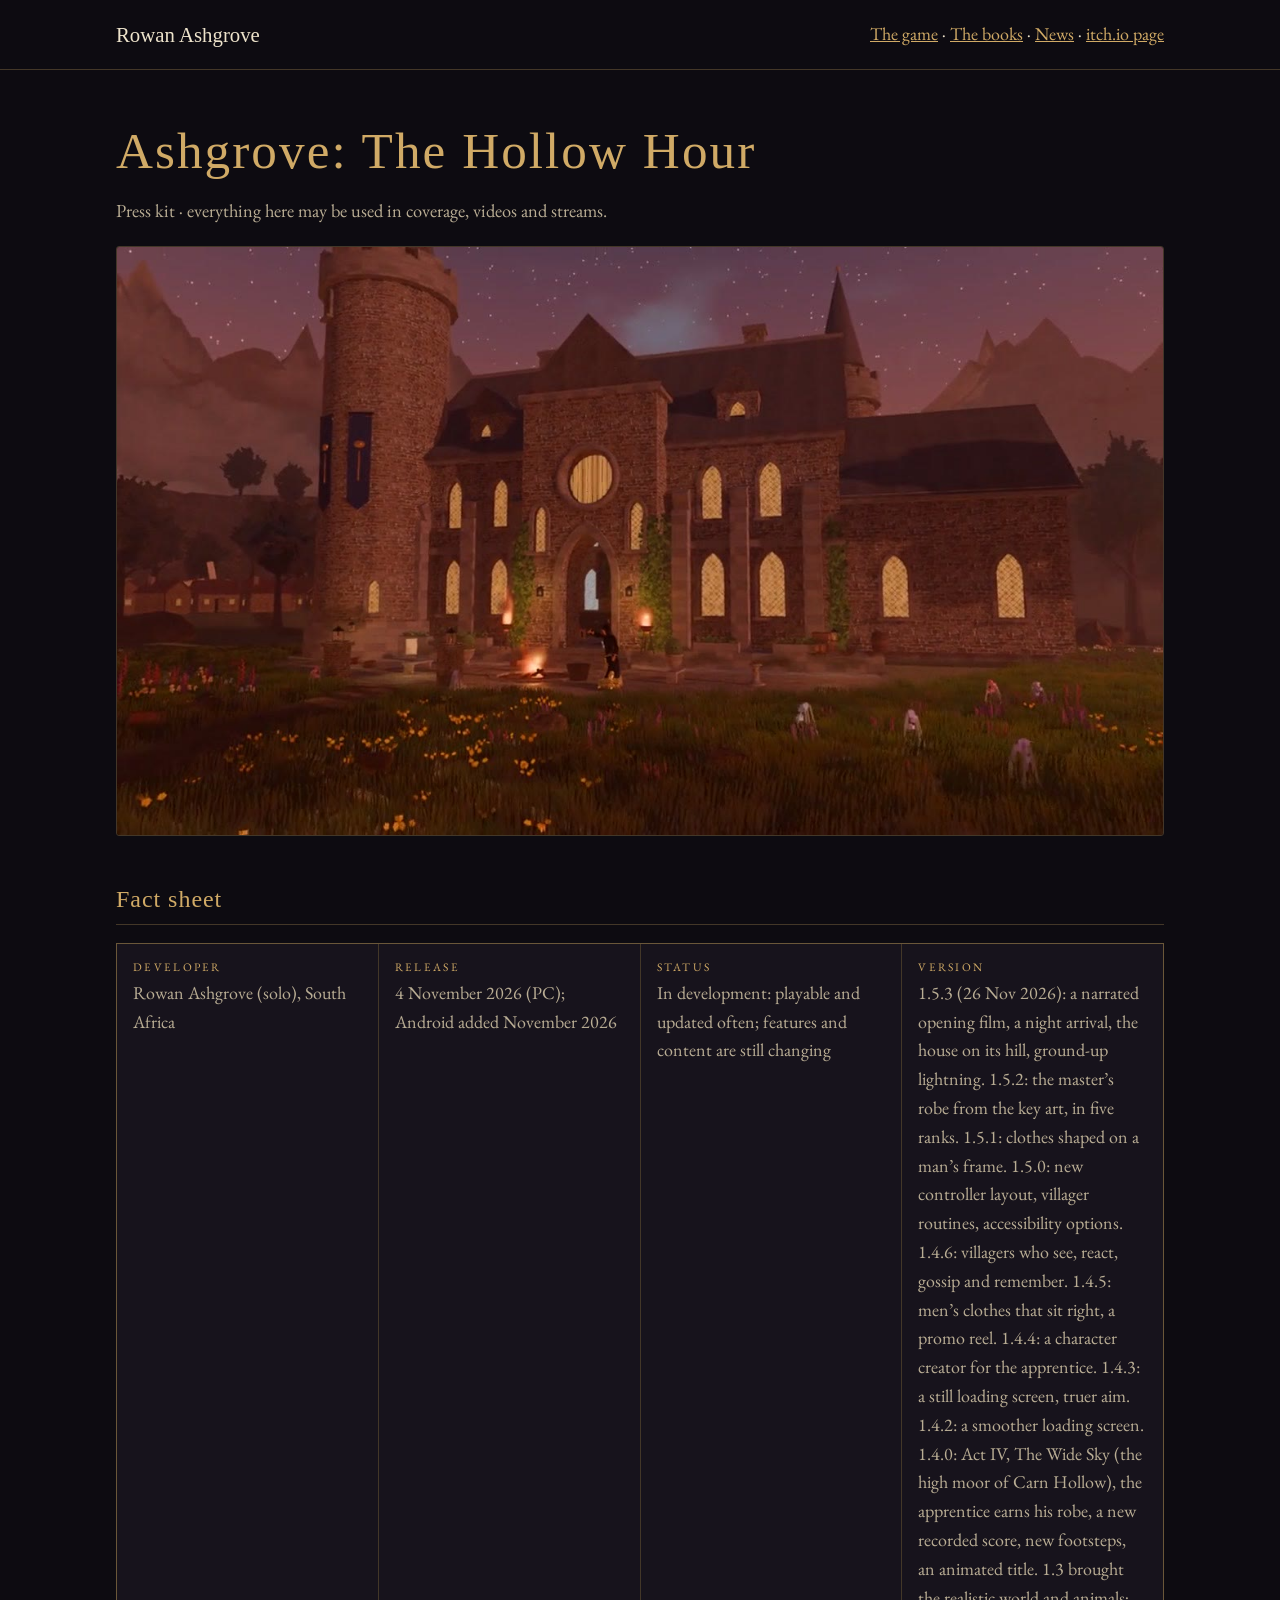
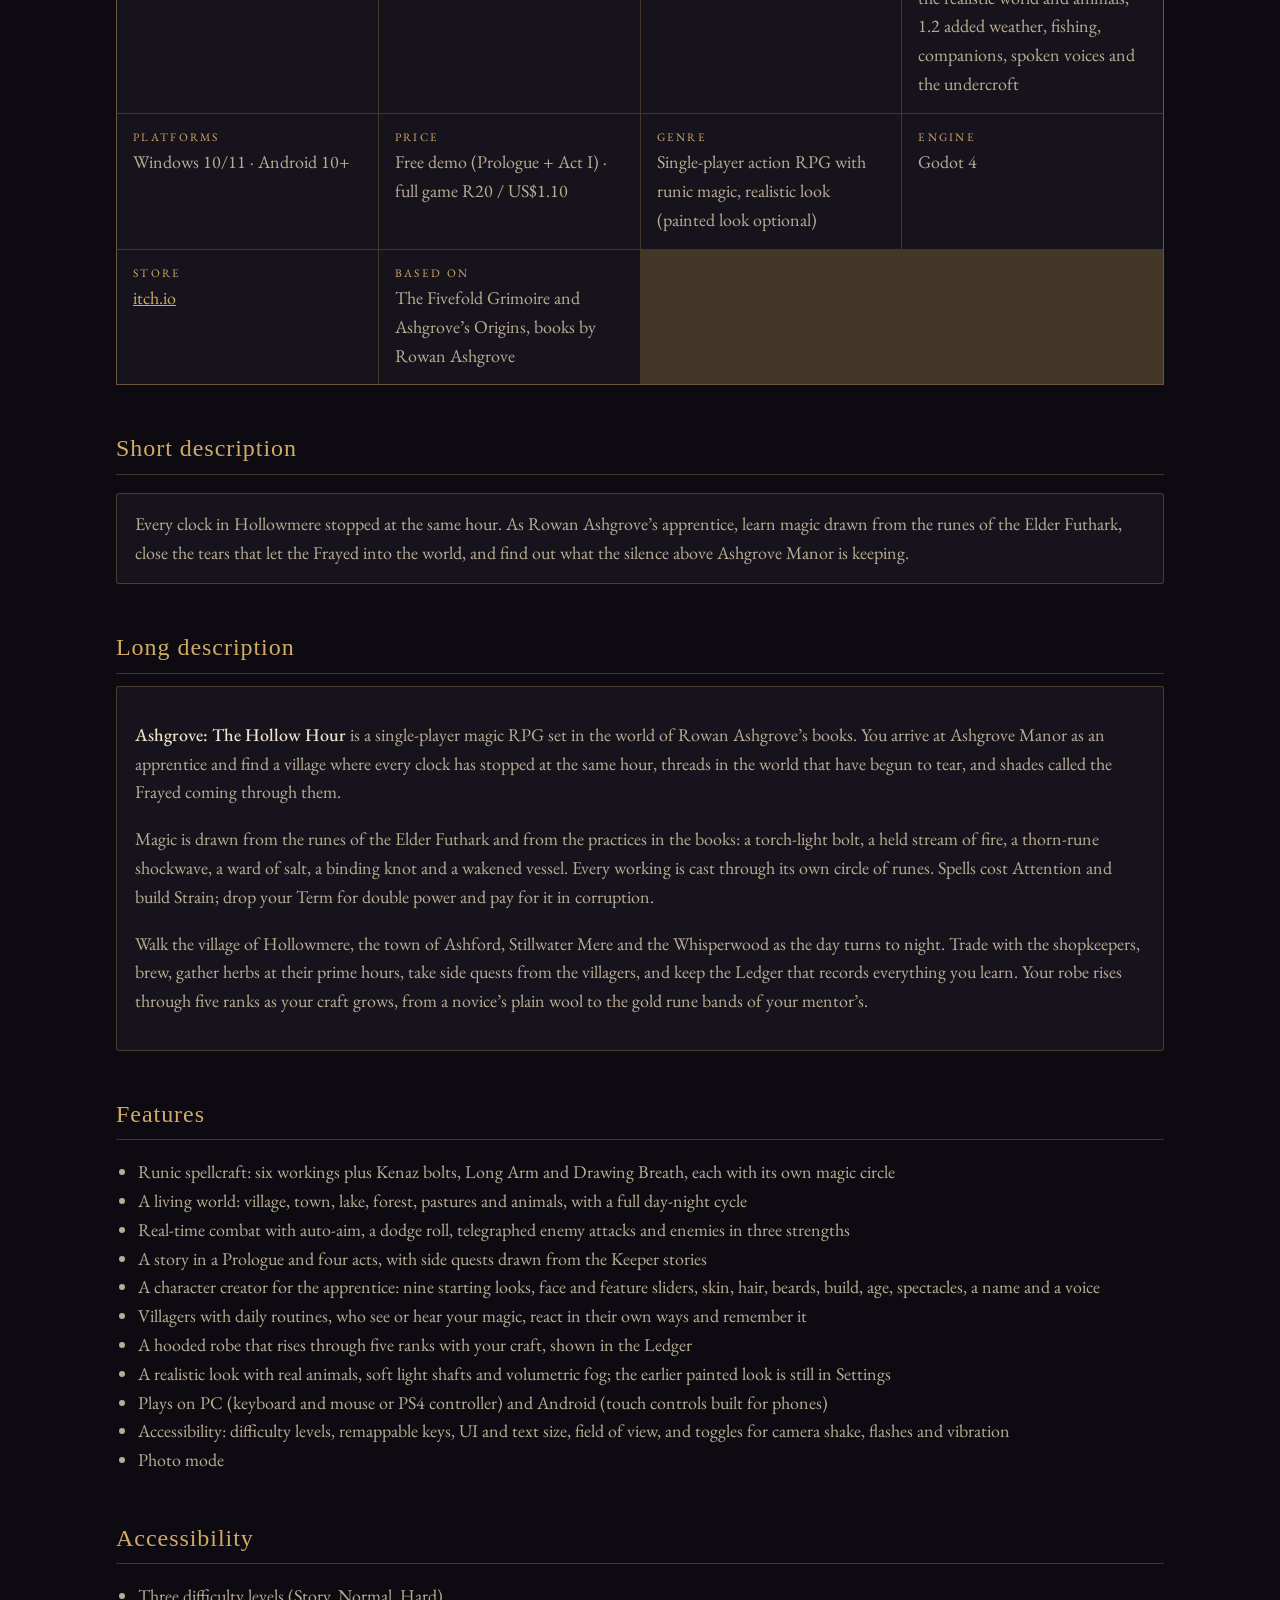
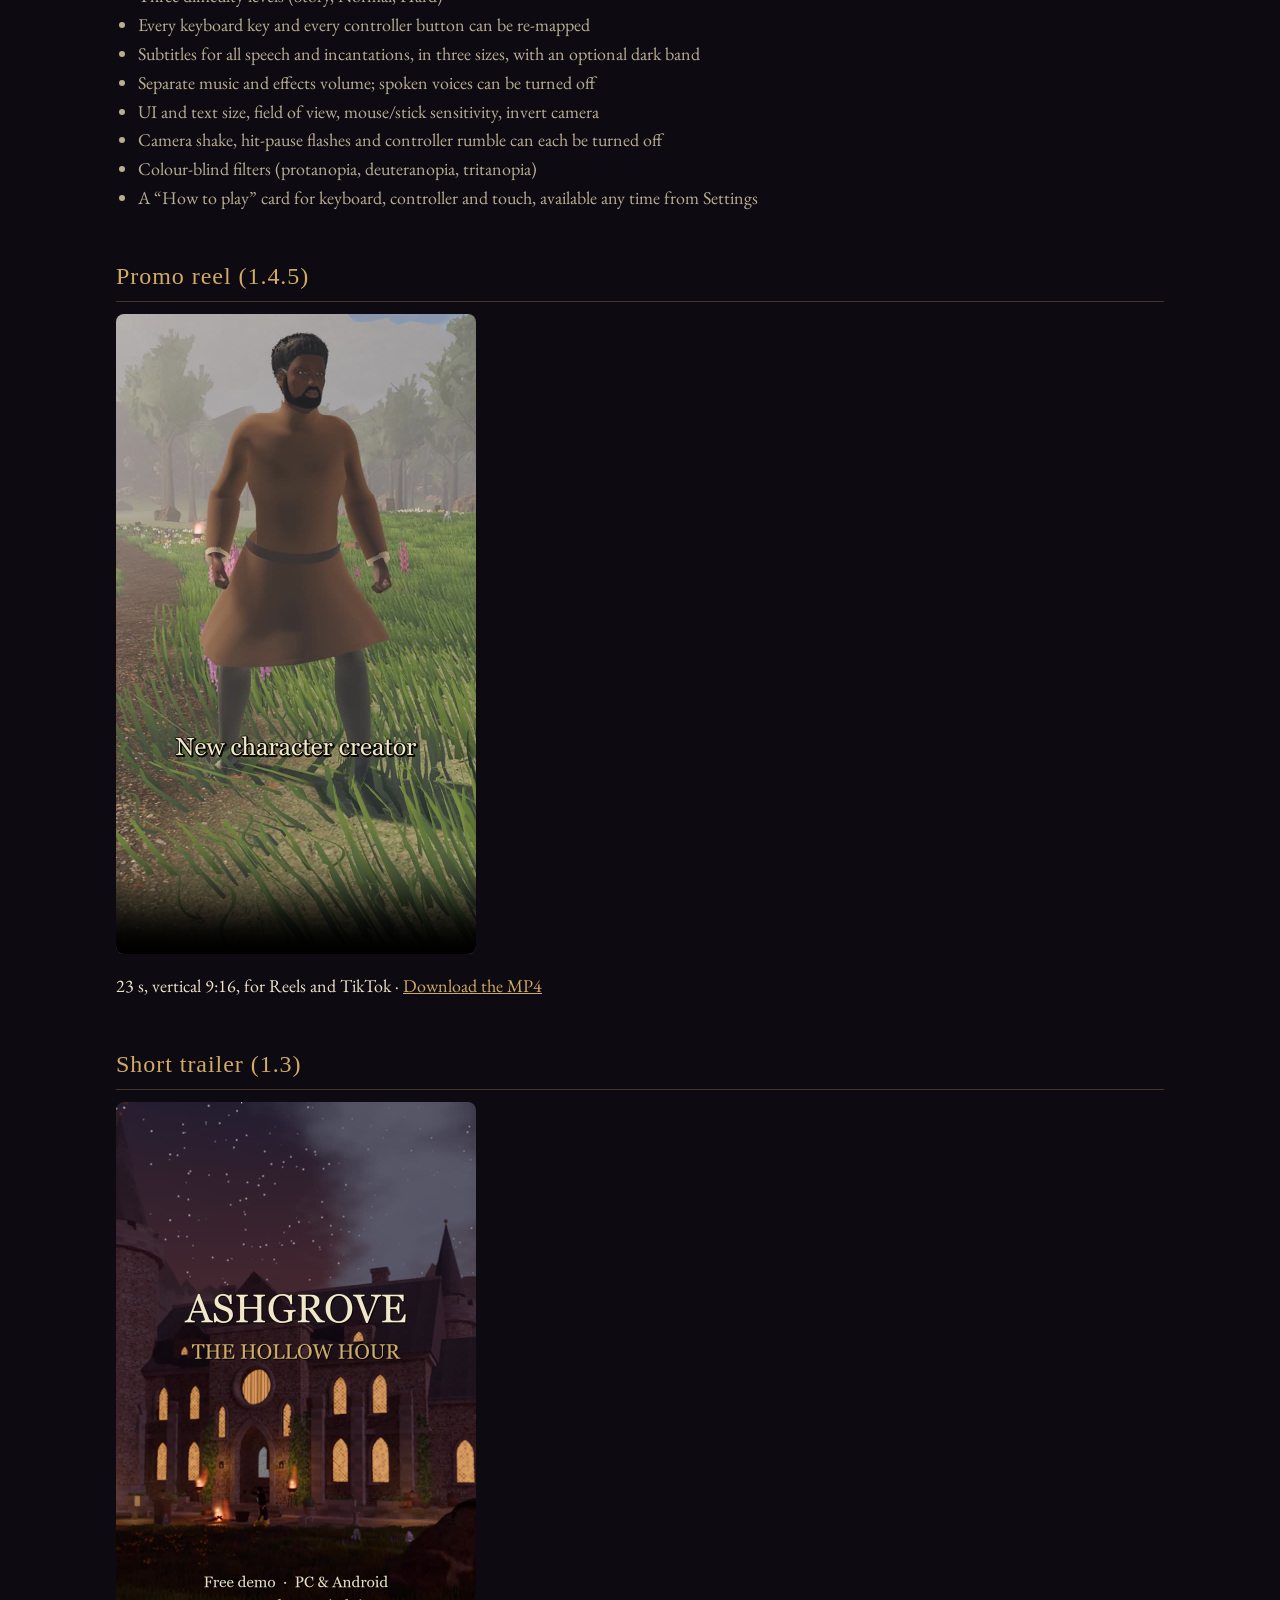
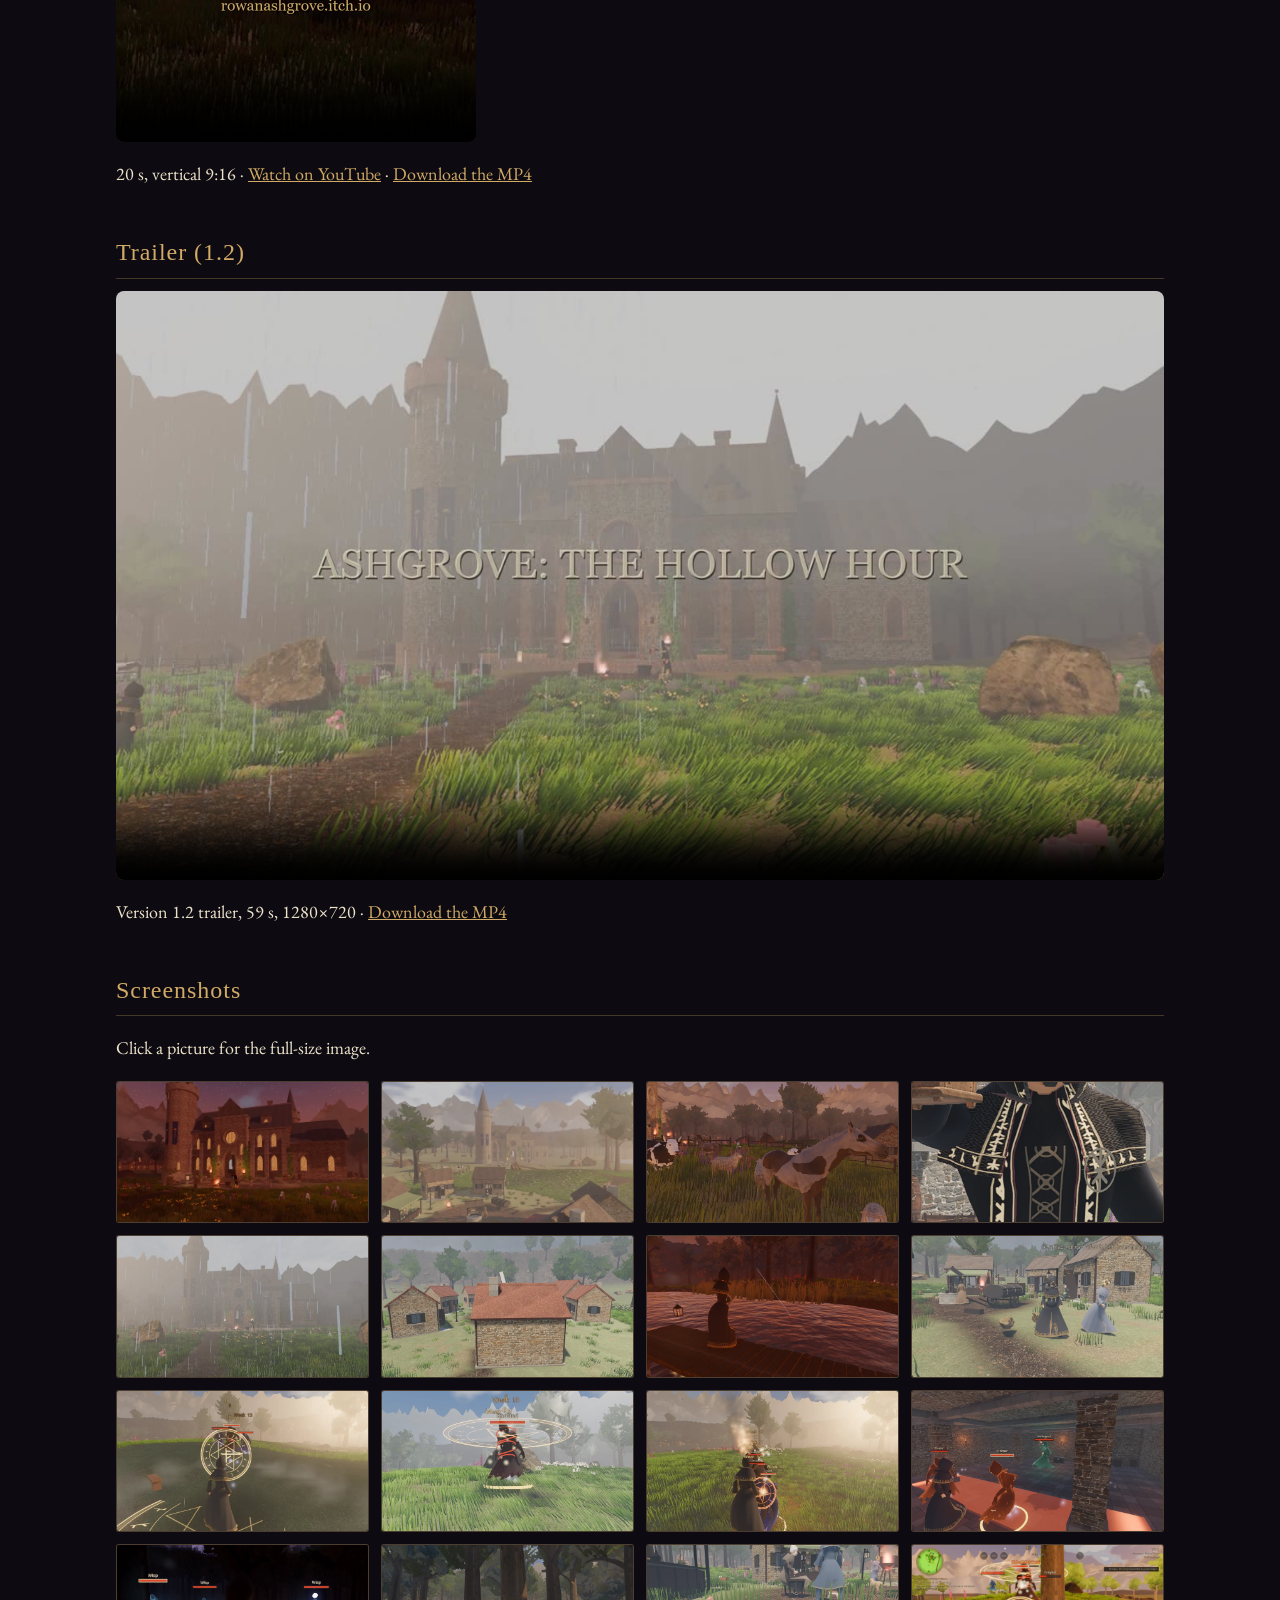
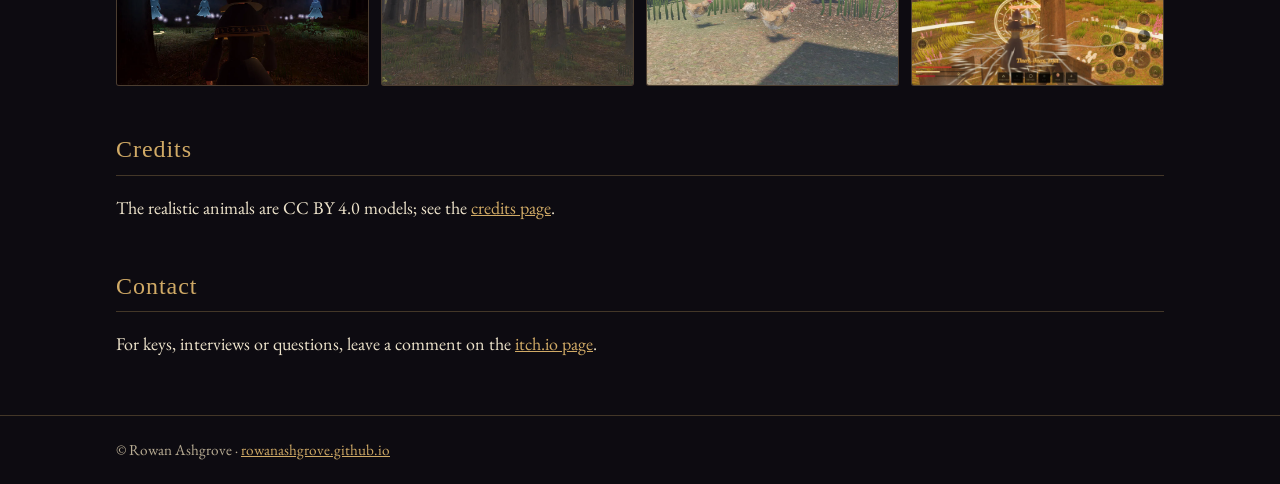
<file: presskit.html>
<!doctype html>
<html lang="en">
<head>
<meta charset="utf-8">
<meta name="viewport" content="width=device-width,initial-scale=1,viewport-fit=cover">
<title>Press kit · Ashgrove: The Hollow Hour</title>
<meta name="description" content="Press kit for Ashgrove: The Hollow Hour by Rowan Ashgrove: fact sheet, descriptions, features, screenshots, key art and trailer.">
<link rel="icon" type="image/png" href="favicon.png">
<link rel="canonical" href="https://rowanashgrove.github.io/presskit.html">
<meta property="og:title" content="Press kit · Ashgrove: The Hollow Hour">
<meta property="og:image" content="https://rowanashgrove.github.io/media/r13-manor.jpg">
<meta name="theme-color" content="#0d0b11">
<link rel="preconnect" href="https://fonts.googleapis.com">
<link rel="preconnect" href="https://fonts.gstatic.com" crossorigin>
<link rel="stylesheet" href="https://fonts.googleapis.com/css2?family=EB+Garamond:ital,wght@0,400;0,500;1,400&family=IM+Fell+English+SC&display=swap">
<style>
:root{color-scheme:dark;--ink:#0d0b11;--soot:#17131c;--vellum:#ede3cb;--dim:#b9ad94;--gold:#d0aa66;--line:rgba(208,170,102,.28)}
*{box-sizing:border-box}
body{margin:0;background:var(--ink);color:var(--vellum);font:18px/1.6 "EB Garamond",Georgia,serif}
a{color:var(--gold)}
.wrap{max-width:1080px;margin:0 auto;padding:0 16px}
header{border-bottom:1px solid var(--line);padding:18px 0}
header .wrap{display:flex;justify-content:space-between;align-items:center;gap:16px;flex-wrap:wrap}
.brand{font-family:"IM Fell English SC",serif;font-size:1.3rem;text-decoration:none;color:var(--vellum)}
h1,h2{font-family:"IM Fell English SC",serif;font-weight:400;color:var(--gold);letter-spacing:.04em}
h1{font-size:clamp(2rem,6vw,3.2rem);margin:40px 0 4px}
h2{font-size:1.5rem;margin:44px 0 12px;border-bottom:1px solid var(--line);padding-bottom:6px}
.lede{color:var(--dim);font-size:1.15rem;margin:0 0 20px}
.key{width:100%;border:1px solid var(--line);border-radius:3px;display:block}
.facts{display:grid;grid-template-columns:repeat(auto-fit,minmax(220px,1fr));gap:1px;background:var(--line);border:1px solid var(--line)}
.facts div{background:var(--soot);padding:14px 16px}
.facts dt{font-size:.72rem;letter-spacing:.2em;text-transform:uppercase;color:var(--gold)}
.facts dd{margin:2px 0 0;color:var(--dim)}
.copy{background:var(--soot);border:1px solid var(--line);padding:16px 18px;border-radius:3px;color:var(--dim)}
.copy b{color:var(--vellum);font-weight:500}
ul{color:var(--dim);padding-left:1.2em}
.shots{display:grid;grid-template-columns:repeat(auto-fill,minmax(240px,1fr));gap:12px}
.shots a{display:block;border:1px solid var(--line);border-radius:3px;overflow:hidden;aspect-ratio:16/9;background:var(--soot)}
.shots img{width:100%;height:100%;object-fit:cover;display:block;transition:transform .4s}
.shots a:hover img{transform:scale(1.04)}
.video{position:relative;aspect-ratio:16/9;border:1px solid var(--line);border-radius:3px;overflow:hidden;background:#000}
.video iframe{position:absolute;inset:0;width:100%;height:100%;border:0}
footer{border-top:1px solid var(--line);margin-top:56px;padding:22px 0;color:var(--dim);font-size:.95rem}
@media (prefers-reduced-motion:reduce){.shots img{transition:none}}
</style>
</head>
<body>
<header><div class="wrap">
  <a class="brand" href="index.html">Rowan Ashgrove</a>
  <nav><a href="index.html#new">The game</a> · <a href="index.html#books">The books</a> · <a href="news.html">News</a> · <a href="https://rowanashgrove.itch.io/ashgrove-the-hollow-hour" target="_blank" rel="noopener">itch.io page</a></nav>
</div></header>

<main class="wrap">
  <h1>Ashgrove: The Hollow Hour</h1>
  <p class="lede">Press kit · everything here may be used in coverage, videos and streams.</p>
  <img class="key" src="media/r13-manor.jpg" alt="Key art: Hollowmere House lit up at dusk">

  <h2>Fact sheet</h2>
  <dl class="facts">
    <div><dt>Developer</dt><dd>Rowan Ashgrove (solo), South Africa</dd></div>
    <div><dt>Release</dt><dd>4 November 2026 (PC); Android added November 2026</dd></div>
    <div><dt>Status</dt><dd>In development: playable and updated often; features and content are still changing</dd></div>
    <div><dt>Version</dt><dd>1.5.3 (26 Nov 2026): a narrated opening film, a night arrival, the house on its hill, ground-up lightning. 1.5.2: the master&rsquo;s robe from the key art, in five ranks. 1.5.1: clothes shaped on a man&rsquo;s frame. 1.5.0: new controller layout, villager routines, accessibility options. 1.4.6: villagers who see, react, gossip and remember. 1.4.5: men&rsquo;s clothes that sit right, a promo reel. 1.4.4: a character creator for the apprentice. 1.4.3: a still loading screen, truer aim. 1.4.2: a smoother loading screen. 1.4.0: Act IV, The Wide Sky (the high moor of Carn Hollow), the apprentice earns his robe, a new recorded score, new footsteps, an animated title. 1.3 brought the realistic world and animals; 1.2 added weather, fishing, companions, spoken voices and the undercroft</dd></div>
    <div><dt>Platforms</dt><dd>Windows 10/11 · Android 10+</dd></div>
    <div><dt>Price</dt><dd>Free demo (Prologue + Act I) · full game R20 / US$1.10</dd></div>
    <div><dt>Genre</dt><dd>Single-player action RPG with runic magic, realistic look (painted look optional)</dd></div>
    <div><dt>Engine</dt><dd>Godot 4</dd></div>
    <div><dt>Store</dt><dd><a href="https://rowanashgrove.itch.io/ashgrove-the-hollow-hour" target="_blank" rel="noopener">itch.io</a></dd></div>
    <div><dt>Based on</dt><dd>The Fivefold Grimoire and Ashgrove&rsquo;s Origins, books by Rowan Ashgrove</dd></div>
  </dl>

  <h2>Short description</h2>
  <p class="copy">Every clock in Hollowmere stopped at the same hour. As Rowan Ashgrove&rsquo;s apprentice, learn magic drawn from the runes of the Elder Futhark, close the tears that let the Frayed into the world, and find out what the silence above Ashgrove Manor is keeping.</p>

  <h2>Long description</h2>
  <div class="copy">
    <p><b>Ashgrove: The Hollow Hour</b> is a single-player magic RPG set in the world of Rowan Ashgrove&rsquo;s books. You arrive at Ashgrove Manor as an apprentice and find a village where every clock has stopped at the same hour, threads in the world that have begun to tear, and shades called the Frayed coming through them.</p>
    <p>Magic is drawn from the runes of the Elder Futhark and from the practices in the books: a torch-light bolt, a held stream of fire, a thorn-rune shockwave, a ward of salt, a binding knot and a wakened vessel. Every working is cast through its own circle of runes. Spells cost Attention and build Strain; drop your Term for double power and pay for it in corruption.</p>
    <p>Walk the village of Hollowmere, the town of Ashford, Stillwater Mere and the Whisperwood as the day turns to night. Trade with the shopkeepers, brew, gather herbs at their prime hours, take side quests from the villagers, and keep the Ledger that records everything you learn. Your robe rises through five ranks as your craft grows, from a novice&rsquo;s plain wool to the gold rune bands of your mentor&rsquo;s.</p>
  </div>

  <h2>Features</h2>
  <ul>
    <li>Runic spellcraft: six workings plus Kenaz bolts, Long Arm and Drawing Breath, each with its own magic circle</li>
    <li>A living world: village, town, lake, forest, pastures and animals, with a full day-night cycle</li>
    <li>Real-time combat with auto-aim, a dodge roll, telegraphed enemy attacks and enemies in three strengths</li>
    <li>A story in a Prologue and four acts, with side quests drawn from the Keeper stories</li>
    <li>A character creator for the apprentice: nine starting looks, face and feature sliders, skin, hair, beards, build, age, spectacles, a name and a voice</li>
    <li>Villagers with daily routines, who see or hear your magic, react in their own ways and remember it</li>
    <li>A hooded robe that rises through five ranks with your craft, shown in the Ledger</li>
    <li>A realistic look with real animals, soft light shafts and volumetric fog; the earlier painted look is still in Settings</li>
    <li>Plays on PC (keyboard and mouse or PS4 controller) and Android (touch controls built for phones)</li>
    <li>Accessibility: difficulty levels, remappable keys, UI and text size, field of view, and toggles for camera shake, flashes and vibration</li>
    <li>Photo mode</li>
  </ul>

  <h2>Accessibility</h2>
  <ul>
    <li>Three difficulty levels (Story, Normal, Hard)</li>
    <li>Every keyboard key and every controller button can be re-mapped</li>
    <li>Subtitles for all speech and incantations, in three sizes, with an optional dark band</li>
    <li>Separate music and effects volume; spoken voices can be turned off</li>
    <li>UI and text size, field of view, mouse/stick sensitivity, invert camera</li>
    <li>Camera shake, hit-pause flashes and controller rumble can each be turned off</li>
    <li>Colour-blind filters (protanopia, deuteranopia, tritanopia)</li>
    <li>A &ldquo;How to play&rdquo; card for keyboard, controller and touch, available any time from Settings</li>
  </ul>

  <h2>Promo reel (1.4.5)</h2>
  <video controls playsinline preload="none" poster="media/reel-1.4.5-poster.jpg" style="width:100%;max-width:360px;height:auto;display:block;border-radius:8px;background:#000"><source src="media/reel-1.4.5.mp4" type="video/mp4"></video>
  <p>23 s, vertical 9:16, for Reels and TikTok · <a href="media/reel-1.4.5.mp4" download>Download the MP4</a></p>

  <h2>Short trailer (1.3)</h2>
  <video controls playsinline preload="none" poster="media/short-1.3-poster.jpg" style="width:100%;max-width:360px;height:auto;display:block;border-radius:8px;background:#000"><source src="media/short-1.3.mp4" type="video/mp4"></video>
  <p>20 s, vertical 9:16 · <a href="https://youtube.com/shorts/IyFsTaUyPUE" target="_blank" rel="noopener">Watch on YouTube</a> · <a href="media/short-1.3.mp4" download>Download the MP4</a></p>

  <h2>Trailer (1.2)</h2>
  <video controls preload="none" poster="media/trailer-1.2-poster.jpg" style="width:100%;height:auto;display:block;border-radius:8px;background:#000"><source src="media/trailer-1.2.mp4" type="video/mp4"></video>
  <p>Version 1.2 trailer, 59 s, 1280&times;720 &middot; <a href="media/trailer-1.2.mp4" download>Download the MP4</a></p>

  <h2>Screenshots</h2>
  <p>Click a picture for the full-size image.</p>
  <div class="shots">
    <a href="media/r13-manor.webp"><img src="media/r13-manor.webp" alt="Hollowmere House at dusk" loading="lazy"></a>
    <a href="media/r13-village.webp"><img src="media/r13-village.webp" alt="Hollowmere village in the morning haze" loading="lazy"></a>
    <a href="media/v13-pasture.webp"><img src="media/v13-pasture.webp" alt="Horses, cows and sheep in the pasture" loading="lazy"></a>
    <a href="media/r152-rowan.webp"><img src="media/r152-rowan.webp" alt="Rowan Ashgrove in the robe of Hollowmere House" loading="lazy"></a>
    <a href="media/v13-storm_manor.webp"><img src="media/v13-storm_manor.webp" alt="A storm over Hollowmere House" loading="lazy"></a>
    <a href="media/v13-ashford.webp"><img src="media/v13-ashford.webp" alt="The village of Ashford" loading="lazy"></a>
    <a href="media/v13-fishing.webp"><img src="media/v13-fishing.webp" alt="Fishing from the jetty at golden hour" loading="lazy"></a>
    <a href="media/v13-companion.webp"><img src="media/v13-companion.webp" alt="Ada walking beside the apprentice" loading="lazy"></a>
    <a href="media/v13-spell_thurisaz.webp"><img src="media/v13-spell_thurisaz.webp" alt="Casting Thurisaz, the thorn rune" loading="lazy"></a>
    <a href="media/v13-spell_knot.webp"><img src="media/v13-spell_knot.webp" alt="Knot binding a Knotted shade" loading="lazy"></a>
    <a href="media/v13-spell_ember.webp"><img src="media/v13-spell_ember.webp" alt="Ember Hand" loading="lazy"></a>
    <a href="media/v13-undercroft.webp"><img src="media/v13-undercroft.webp" alt="Cinders and a Hollowed in the undercroft" loading="lazy"></a>
    <a href="media/v13-wisps.webp"><img src="media/v13-wisps.webp" alt="Wisps in the Whisperwood after dark" loading="lazy"></a>
    <a href="media/v13-whisperwood.webp"><img src="media/v13-whisperwood.webp" alt="The Whisperwood" loading="lazy"></a>
    <a href="media/v13-hens.webp"><img src="media/v13-hens.webp" alt="Hens on the green" loading="lazy"></a>
    <a href="media/g-phone.jpg"><img src="media/g-phone.jpg" alt="Touch controls on Android" loading="lazy"></a>
  </div>

  <h2>Credits</h2>
  <p>The realistic animals are CC BY 4.0 models; see the <a href="credits.html">credits page</a>.</p>

  <h2>Contact</h2>
  <p>For keys, interviews or questions, leave a comment on the <a href="https://rowanashgrove.itch.io/ashgrove-the-hollow-hour" target="_blank" rel="noopener">itch.io page</a>.</p>
</main>

<footer><div class="wrap">© Rowan Ashgrove · <a href="index.html">rowanashgrove.github.io</a></div></footer>
</body>
</html>
</file>
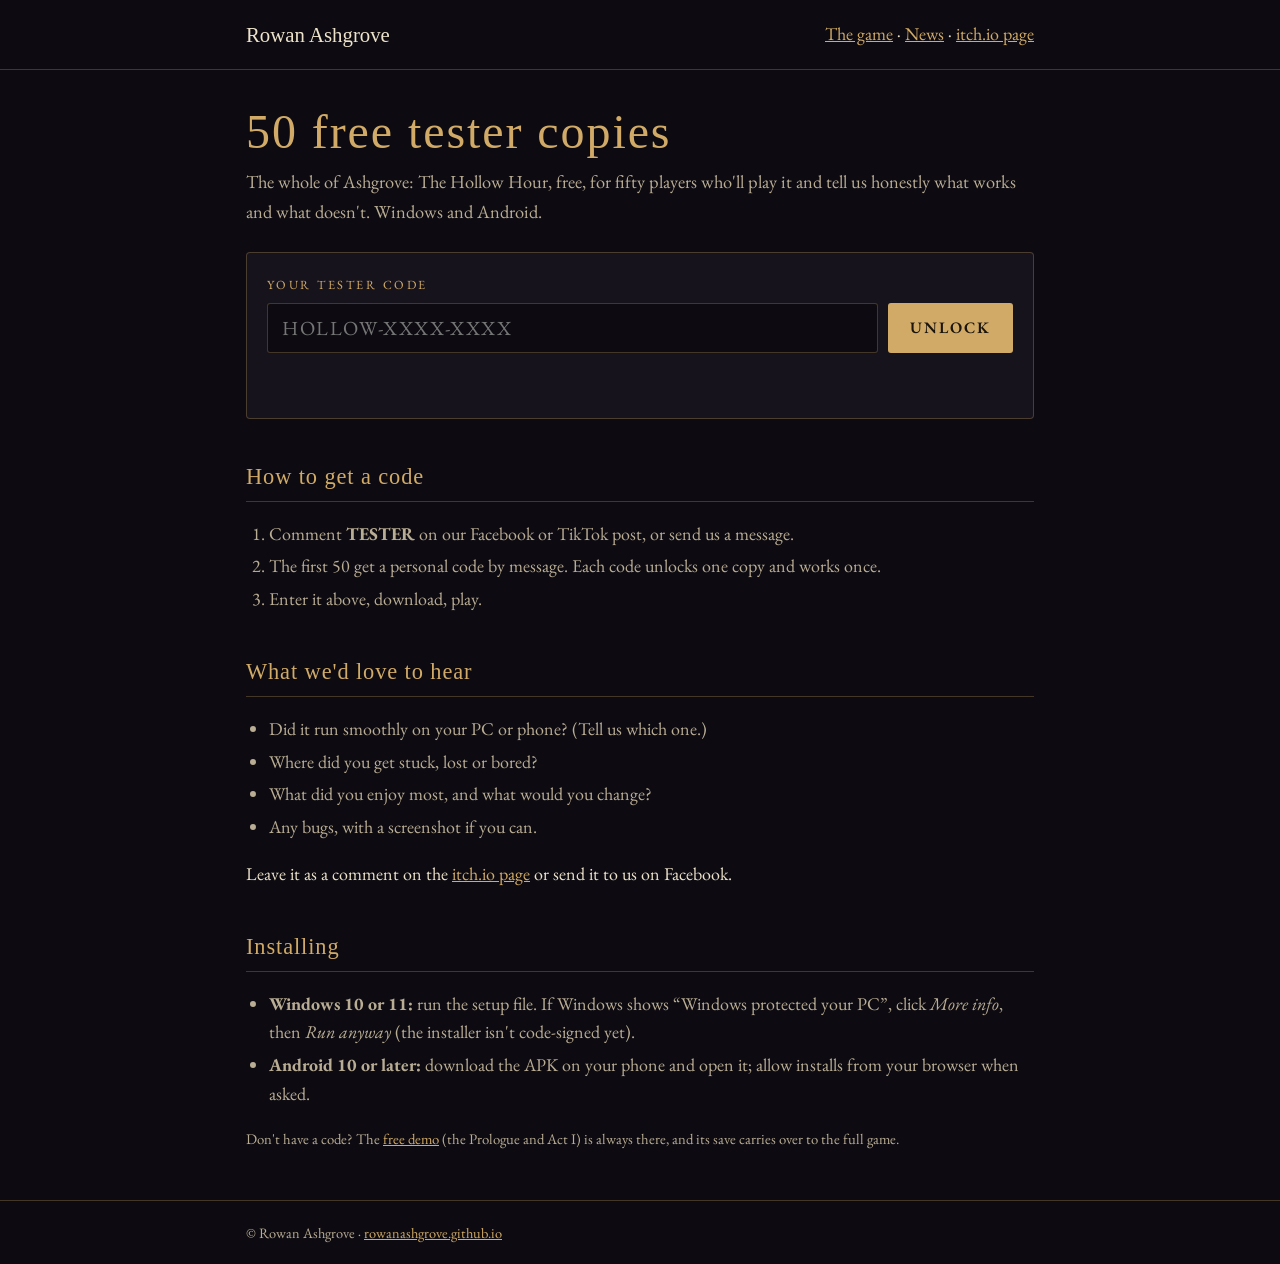
<file: tester.html>
<!doctype html>
<html lang="en">
<head>
<meta charset="utf-8">
<meta name="viewport" content="width=device-width,initial-scale=1,viewport-fit=cover">
<title>Free tester copies · Ashgrove: The Hollow Hour</title>
<meta name="description" content="50 free copies of the full game Ashgrove: The Hollow Hour for players who want to test it. Enter your personal tester code to download.">
<link rel="icon" type="image/png" href="favicon.png">
<link rel="canonical" href="https://rowanashgrove.github.io/tester.html">
<meta property="og:title" content="50 free tester copies · Ashgrove: The Hollow Hour">
<meta property="og:description" content="Play the full game free on Windows or Android and tell us what you think. Only 50 codes.">
<meta property="og:image" content="https://rowanashgrove.github.io/media/tester-ad-wide.jpg">
<meta name="theme-color" content="#0d0b11">
<meta name="robots" content="noindex">
<link rel="preconnect" href="https://fonts.googleapis.com">
<link rel="preconnect" href="https://fonts.gstatic.com" crossorigin>
<link rel="stylesheet" href="https://fonts.googleapis.com/css2?family=EB+Garamond:ital,wght@0,400;0,500;1,400&family=IM+Fell+English+SC&display=swap">
<style>
:root{color-scheme:dark;--ink:#0d0b11;--soot:#17131c;--vellum:#ede3cb;--dim:#b9ad94;--gold:#d0aa66;--line:rgba(208,170,102,.28);--bad:#e08a7a}
*{box-sizing:border-box}
body{margin:0;background:var(--ink);color:var(--vellum);font:18px/1.6 "EB Garamond",Georgia,serif}
a{color:var(--gold)}
.wrap{max-width:820px;margin:0 auto;padding:0 16px}
header{border-bottom:1px solid var(--line);padding:18px 0}
header .wrap{display:flex;justify-content:space-between;align-items:center;gap:16px;flex-wrap:wrap}
.brand{font-family:"IM Fell English SC",serif;font-size:1.3rem;text-decoration:none;color:var(--vellum)}
h1,h2{font-family:"IM Fell English SC",serif;font-weight:400;color:var(--gold);letter-spacing:.04em}
h1{font-size:clamp(2rem,6vw,3rem);margin:36px 0 4px;line-height:1.1}
h2{font-size:1.4rem;margin:40px 0 10px;border-bottom:1px solid var(--line);padding-bottom:6px}
.lede{color:var(--dim);font-size:1.15rem;margin:8px 0 22px}
.hero{width:100%;border:1px solid var(--line);border-radius:3px;display:block;margin-top:24px}
.box{background:var(--soot);border:1px solid var(--line);border-radius:4px;padding:22px 20px;margin:26px 0}
label{display:block;font-size:.78rem;letter-spacing:.2em;text-transform:uppercase;color:var(--gold);margin-bottom:8px}
.row{display:flex;gap:10px;flex-wrap:wrap}
input{flex:1 1 240px;min-width:0;background:var(--ink);color:var(--vellum);border:1px solid var(--line);border-radius:3px;padding:12px 14px;font:20px/1.2 "EB Garamond",Georgia,serif;letter-spacing:.08em;text-transform:uppercase}
input:focus{outline:2px solid var(--gold);outline-offset:1px}
button,.cta{background:var(--gold);color:#1a140c;border:0;border-radius:3px;padding:12px 22px;font:600 1rem "EB Garamond",Georgia,serif;letter-spacing:.12em;text-transform:uppercase;cursor:pointer;text-decoration:none;display:inline-block}
button:disabled{opacity:.6;cursor:wait}
#msg{min-height:1.6em;margin:14px 0 0;color:var(--dim)}
#msg.bad{color:var(--bad)}
#got{display:none;margin-top:16px}
#got p{margin:0 0 12px}
ol,ul{color:var(--dim);padding-left:1.3em}
li{margin:4px 0}
.fine{font-size:.92rem;color:var(--dim)}
footer{border-top:1px solid var(--line);margin-top:50px;padding:20px 0;color:var(--dim);font-size:.9rem}
</style>
</head>
<body>
<header><div class="wrap"><a class="brand" href="index.html">Rowan Ashgrove</a>
  <nav><a href="index.html#new">The game</a> · <a href="news.html">News</a> · <a href="https://rowanashgrove.itch.io/ashgrove-the-hollow-hour" target="_blank" rel="noopener">itch.io page</a></nav></div></header>
<main class="wrap">
  <h1>50 free tester copies</h1>
  <p class="lede">The whole of Ashgrove: The Hollow Hour, free, for fifty players who'll play it and tell us honestly what works and what doesn't. Windows and Android.</p>

  <div class="box">
    <label for="code">Your tester code</label>
    <div class="row">
      <input id="code" autocomplete="off" spellcheck="false" placeholder="HOLLOW-XXXX-XXXX" maxlength="24">
      <button id="go" type="button">Unlock</button>
    </div>
    <p id="msg" role="status" aria-live="polite"></p>
    <div id="got">
      <p>That's yours. The button below opens your own copy on itch.io: download the Windows setup or the Android APK from there. Your copy also gets every update, free.</p>
      <a id="key" class="cta" href="#" target="_blank" rel="noopener">Download the full game</a>
      <p class="fine" style="margin-top:12px">On that page, sign in or make a free itch.io account and choose <i>Claim</i>: your copy is then yours alone and stays in your itch.io library. Each code can be claimed by one account only.</p>
    </div>
  </div>

  <h2>How to get a code</h2>
  <ol>
    <li>Comment <b>TESTER</b> on our Facebook or TikTok post, or send us a message.</li>
    <li>The first 50 get a personal code by message. Each code unlocks one copy and works once.</li>
    <li>Enter it above, download, play.</li>
  </ol>

  <h2>What we'd love to hear</h2>
  <ul>
    <li>Did it run smoothly on your PC or phone? (Tell us which one.)</li>
    <li>Where did you get stuck, lost or bored?</li>
    <li>What did you enjoy most, and what would you change?</li>
    <li>Any bugs, with a screenshot if you can.</li>
  </ul>
  <p>Leave it as a comment on the <a href="https://rowanashgrove.itch.io/ashgrove-the-hollow-hour" target="_blank" rel="noopener">itch.io page</a> or send it to us on Facebook.</p>

  <h2>Installing</h2>
  <ul>
    <li><b>Windows 10 or 11:</b> run the setup file. If Windows shows &ldquo;Windows protected your PC&rdquo;, click <i>More info</i>, then <i>Run anyway</i> (the installer isn't code-signed yet).</li>
    <li><b>Android 10 or later:</b> download the APK on your phone and open it; allow installs from your browser when asked.</li>
  </ul>
  <p class="fine">Don't have a code? The <a href="https://rowanashgrove.itch.io/ashgrove-the-hollow-hour" target="_blank" rel="noopener">free demo</a> (the Prologue and Act I) is always there, and its save carries over to the full game.</p>
</main>
<footer><div class="wrap">© Rowan Ashgrove · <a href="index.html">rowanashgrove.github.io</a></div></footer>
<script>
// Each tester code opens one itch.io download key. The page holds only a hash of each code and the key sealed
// with that code (PBKDF2 + AES-GCM), so nobody can read the keys without being given a code.
(function () {
  var data = null;
  var input = document.getElementById("code"), btn = document.getElementById("go"), msg = document.getElementById("msg");
  function say(t, bad) { msg.textContent = t; msg.className = bad ? "bad" : ""; }
  function norm(s) { return s.toUpperCase().replace(/[^A-Z0-9]/g, ""); }
  function hex(buf) { return Array.prototype.map.call(new Uint8Array(buf), function (b) { return ("0" + b.toString(16)).slice(-2); }).join(""); }
  function unb64(s) { var b = atob(s), a = new Uint8Array(b.length); for (var i = 0; i < b.length; i++) a[i] = b.charCodeAt(i); return a; }
  function load() {
    if (data) return Promise.resolve(data);
    return fetch("tester-codes.json", { cache: "no-store" }).then(function (r) { if (!r.ok) throw 0; return r.json(); }).then(function (j) { data = j; return j; });
  }
  async function unlock() {
    var c = norm(input.value);
    if (c.length < 10) { say("That doesn't look like a tester code. It's in the form HOLLOW-XXXX-XXXX.", true); return; }
    if (!window.crypto || !crypto.subtle) { say("This browser can't open the code. Please try another browser.", true); return; }
    btn.disabled = true; say("Checking your code…");
    try {
      var d = await load();
      if (!d.codes || !d.codes.length) { say("The tester copies aren't ready yet. Please check back soon.", true); return; }
      var enc = new TextEncoder();
      var h = hex(await crypto.subtle.digest("SHA-256", enc.encode("ashgrove-tester|" + c)));
      var e = d.codes.filter(function (x) { return x.h === h; })[0];
      if (!e) { say("That code isn't one of ours. Check for typos (there's no letter O, I or L, and no 0 or 1).", true); return; }
      var base = await crypto.subtle.importKey("raw", enc.encode(c), "PBKDF2", false, ["deriveKey"]);
      var key = await crypto.subtle.deriveKey({ name: "PBKDF2", salt: unb64(e.s), iterations: d.iter, hash: "SHA-256" }, base, { name: "AES-GCM", length: 256 }, false, ["decrypt"]);
      var url = new TextDecoder().decode(await crypto.subtle.decrypt({ name: "AES-GCM", iv: unb64(e.iv) }, key, unb64(e.ct)));
      document.getElementById("key").href = url;
      document.getElementById("got").style.display = "block";
      say("Welcome, tester.");
    } catch (err) {
      say("Something went wrong opening the code. Please try again in a moment.", true);
    } finally { btn.disabled = false; }
  }
  btn.addEventListener("click", unlock);
  input.addEventListener("keydown", function (ev) { if (ev.key === "Enter") unlock(); });
})();
</script>
</body>
</html>
</file>
<file: site.css>
/* Rowan Ashgrove - The Fivefold Grimoire & Ashgrove: The Hollow Hour (site v2, Nov 2026) */
:root{
  --ink:#0c0a10; --ink2:#15111b; --ink3:#1e1826; --line:rgba(208,170,102,.22);
  --parch:#efe3c8; --text:#e6dcc6; --dim:#a8977a; --gold:#d0aa66; --gold2:#f1d89a;
  --ember:#e2763a; --hour:#9a86e0; --ok:#8fbf7a;
  --display:"IM Fell English SC", Georgia, serif; --italic:"IM Fell English", Georgia, serif;
  --body:"EB Garamond", Georgia, serif; --rune:"Noto Sans Runic", serif;
  --wrap:min(1180px, calc(100vw - 40px)); --r:14px;
  --mx:50vw; --my:40vh;
}
*{box-sizing:border-box}
html{scroll-behavior:smooth;background:var(--ink)}
body{margin:0;color:var(--text);font:400 19px/1.62 var(--body);background:var(--ink);overflow-x:hidden;-webkit-font-smoothing:antialiased}
img,video{max-width:100%;display:block}
a{color:var(--gold2);text-underline-offset:3px}
a:hover{color:#fff}
:focus-visible{outline:2px solid var(--gold2);outline-offset:3px;border-radius:4px}
.skip{position:absolute;left:-999px;top:8px;background:var(--gold);color:var(--ink);padding:8px 14px;border-radius:8px;z-index:99}
.skip:focus{left:12px}
.wrap{width:var(--wrap);margin:0 auto}
h1,h2,h3{font-family:var(--display);font-weight:400;color:var(--parch);letter-spacing:.01em;margin:0 0 .4em;line-height:1.08}
h2{font-size:clamp(34px,5vw,58px)}
h3{font-size:clamp(22px,2.4vw,28px)}
.label{font:500 13px/1.4 var(--body);letter-spacing:.28em;text-transform:uppercase;color:var(--gold)}
.lede{font-size:clamp(19px,2vw,22px);color:var(--text);max-width:62ch}
.dim{color:var(--dim)}
section{position:relative;padding:110px 0}
.rune{font-family:var(--rune)}

/* ---------- buttons ---------- */
.btn{display:inline-flex;align-items:center;gap:10px;padding:14px 22px;border-radius:10px;font:500 15px/1 var(--body);letter-spacing:.14em;text-transform:uppercase;text-decoration:none;color:var(--ink);background:linear-gradient(180deg,var(--gold2),var(--gold));border:1px solid rgba(255,240,200,.5);box-shadow:0 8px 30px -10px rgba(208,170,102,.7);transition:transform .2s,box-shadow .2s,filter .2s;cursor:pointer}
.btn:hover{transform:translateY(-2px);box-shadow:0 14px 40px -12px rgba(241,216,154,.9);color:var(--ink);filter:brightness(1.05)}
.btn.ghost{background:rgba(12,10,16,.4);color:var(--gold2);border-color:var(--line);box-shadow:none;backdrop-filter:blur(6px)}
.btn.ghost:hover{border-color:var(--gold);color:#fff}
.btn small{font-size:12px;opacity:.75;letter-spacing:.06em;text-transform:none}
.btn.sm{padding:10px 16px;font-size:13px}

/* ---------- top bar ---------- */
.bar{position:fixed;inset:0 0 auto 0;z-index:50;transition:background .3s,border-color .3s;border-bottom:1px solid transparent}
.bar.solid{background:rgba(12,10,16,.82);backdrop-filter:blur(12px);border-color:var(--line)}
.bar .wrap{display:flex;align-items:center;gap:18px;height:68px}
.brand{display:flex;align-items:center;gap:10px;color:var(--parch);text-decoration:none;font-family:var(--display);font-size:19px;white-space:nowrap}
.brand svg{width:28px;height:28px}
.nav{display:flex;gap:4px;margin-left:auto}
.nav a{color:var(--text);text-decoration:none;font-size:15px;letter-spacing:.12em;text-transform:uppercase;padding:8px 12px;border-radius:8px}
.nav a{white-space:nowrap}
.nav a:hover,.nav a[aria-current="true"]{color:var(--gold2);background:rgba(208,170,102,.08)}
.bar .btn{padding:10px 16px;font-size:13px}
.icon-btn{width:40px;height:40px;border-radius:10px;border:1px solid var(--line);background:transparent;color:var(--gold2);display:grid;place-items:center;cursor:pointer}
.icon-btn svg{width:18px;height:18px}
.menu-btn{display:none}
@media (max-width:900px){
  .nav{position:fixed;inset:68px 0 auto 0;flex-direction:column;background:rgba(12,10,16,.97);border-bottom:1px solid var(--line);padding:10px 20px 20px;transform:translateY(-120%);transition:transform .3s;margin:0}
  .nav.open{transform:none}
  .nav a{font-size:17px;padding:14px 8px;border-bottom:1px solid rgba(208,170,102,.08)}
  .menu-btn{display:grid;margin-left:auto}
  .bar .btn{display:none}
}

/* ---------- hero: the Reach by lantern light ---------- */
.hero{min-height:100svh;display:flex;align-items:center;padding:120px 0 80px;overflow:hidden;isolation:isolate}
.hero video,.hero .poster{position:absolute;inset:0;width:100%;height:100%;object-fit:cover;z-index:-3;filter:saturate(.9) brightness(.62)}
.hero .dark{position:absolute;inset:0;z-index:-2;pointer-events:none;
  background:radial-gradient(circle 340px at var(--mx) var(--my),rgba(12,10,16,0) 0,rgba(12,10,16,.35) 45%,rgba(12,10,16,.82) 100%),linear-gradient(180deg,rgba(12,10,16,.3),rgba(12,10,16,.1) 40%,var(--ink) 98%)}
.hero canvas{position:absolute;inset:0;z-index:-1;pointer-events:none}
.hero .inner{max-width:780px}
.hero h1{font-size:clamp(46px,7.6vw,104px);text-shadow:0 4px 40px rgba(0,0,0,.6)}
.hero h1 .sub{display:block;font-family:var(--italic);font-size:max(.42em,21px);color:var(--gold2);margin-top:.35em;letter-spacing:.02em}
.hero .lede{margin:22px 0 32px;text-shadow:0 2px 14px rgba(0,0,0,.8)}
.hero .ctas{display:flex;flex-wrap:wrap;gap:12px}
.chips{display:flex;flex-wrap:wrap;gap:8px;margin:28px 0 0;padding:0;list-style:none}
.chips li{font-size:14px;letter-spacing:.08em;padding:7px 12px;border:1px solid var(--line);border-radius:99px;background:rgba(12,10,16,.45);backdrop-filter:blur(4px)}
.new-pill{display:inline-flex;align-items:center;gap:10px;margin-bottom:22px;padding:6px 14px 6px 6px;border-radius:99px;border:1px solid var(--line);background:rgba(12,10,16,.5);font-size:14px;letter-spacing:.14em;text-transform:uppercase;color:var(--gold2);text-decoration:none}
.new-pill b{background:var(--ember);color:#1a0d05;border-radius:99px;padding:3px 10px;font-weight:500}
.scroll-cue{position:absolute;left:50%;bottom:22px;transform:translateX(-50%);color:var(--dim);font-size:13px;letter-spacing:.24em;text-transform:uppercase;text-decoration:none;display:flex;flex-direction:column;align-items:center;gap:8px}
.scroll-cue i{width:1px;height:38px;background:linear-gradient(var(--gold),transparent);animation:drip 2.2s infinite}
@keyframes drip{0%{transform:scaleY(0);transform-origin:top}50%{transform:scaleY(1);transform-origin:top}51%{transform-origin:bottom}100%{transform:scaleY(0);transform-origin:bottom}}
.hint{font-size:14px;color:var(--dim);margin-top:18px;font-style:italic}

/* ---------- reveal ---------- */
.js .rise{opacity:0;transform:translateY(26px);transition:opacity .9s ease,transform .9s cubic-bezier(.2,.7,.2,1)}
.js .rise.in{opacity:1;transform:none}

/* ---------- 1.2 bento ---------- */
.head{display:flex;flex-wrap:wrap;align-items:end;justify-content:space-between;gap:20px;margin-bottom:38px}
.bento{display:grid;grid-template-columns:repeat(6,1fr);grid-auto-rows:190px;gap:14px}
.tile{position:relative;border-radius:var(--r);overflow:hidden;border:1px solid var(--line);background:var(--ink2);cursor:zoom-in;padding:0;color:inherit;text-align:left;font:inherit}
.tile img{width:100%;height:100%;object-fit:cover;transition:transform 1.2s cubic-bezier(.2,.7,.2,1),filter .4s}
.tile:hover img{transform:scale(1.06);filter:brightness(1.08)}
.tile .cap{position:absolute;inset:auto 0 0 0;padding:44px 18px 16px;background:linear-gradient(transparent,rgba(8,6,10,.92))}
.tile .cap b{display:block;font-family:var(--display);font-weight:400;font-size:22px;color:var(--parch)}
.tile .cap span{font-size:15px;color:var(--text)}
.t-a{grid-column:span 4;grid-row:span 2}.t-b{grid-column:span 2;grid-row:span 2}
.t-c,.t-d,.t-e{grid-column:span 2}.t-f{grid-column:span 3}.t-g{grid-column:span 3}
.t-h,.t-i{grid-column:span 3}
@media (max-width:860px){.bento{grid-template-columns:1fr 1fr;grid-auto-rows:160px}.bento .tile{grid-column:span 1;grid-row:span 1}.bento .t-a{grid-column:span 2;grid-row:span 2}}
@media (max-width:520px){.bento{grid-template-columns:1fr;grid-auto-rows:210px}.bento .tile,.bento .t-a{grid-column:span 1;grid-row:span 1}}

/* ---------- price cards ---------- */
.buy{display:grid;grid-template-columns:1fr 1fr;gap:18px;margin-top:40px}
.card{position:relative;padding:30px;border-radius:var(--r);border:1px solid var(--line);background:linear-gradient(180deg,rgba(30,24,38,.9),rgba(16,13,20,.9));overflow:hidden}
.card.full{border-color:rgba(241,216,154,.45);box-shadow:0 30px 80px -40px rgba(208,170,102,.5)}
.card .price{font-family:var(--display);font-size:64px;color:var(--gold2);line-height:1;margin:8px 0 14px}
.card .price small{font-family:var(--body);font-size:16px;color:var(--dim);margin-left:6px}
.card ul{list-style:none;padding:0;margin:0 0 24px}
.card li{padding:6px 0 6px 28px;position:relative}
.card li::before{content:"ᚱ";font-family:var(--rune);position:absolute;left:0;color:var(--gold);top:6px}
.card .fine{font-size:14px;color:var(--dim);margin:12px 0 0}
.ribbon{position:absolute;top:18px;right:-42px;transform:rotate(45deg);background:var(--ember);color:#1a0d05;font-size:12px;letter-spacing:.16em;text-transform:uppercase;padding:5px 46px}
.platforms{display:flex;gap:10px;flex-wrap:wrap;margin:6px 0 16px;font-size:14px;color:var(--dim)}
.platforms span{border:1px solid var(--line);padding:3px 10px;border-radius:99px}
@media (max-width:760px){.buy{grid-template-columns:1fr}}

/* ---------- the map ---------- */
.map-sec{background:radial-gradient(1200px 600px at 70% 20%,rgba(154,134,224,.08),transparent),var(--ink)}
.atlas{display:grid;grid-template-columns:minmax(0,1.25fr) minmax(0,1fr);gap:28px;align-items:start}
.chart{position:relative;aspect-ratio:1;border-radius:50%;overflow:hidden;border:1px solid var(--line);box-shadow:inset 0 0 120px rgba(0,0,0,.85),0 40px 100px -50px #000}
.chart img{width:100%;height:100%;object-fit:cover;transform:scale(var(--zoom,1.5));filter:sepia(.9) saturate(.7) contrast(1.55) brightness(.42) hue-rotate(-12deg)}
.chart::after{content:"";position:absolute;inset:0;background:radial-gradient(circle,transparent 52%,rgba(12,10,16,.85) 75%),url(media/parchment.jpg) center/cover;mix-blend-mode:multiply;opacity:.55;pointer-events:none}
.pin{position:absolute;transform:translate(-50%,-50%);z-index:2;border:0;background:none;padding:0;cursor:pointer;color:var(--parch)}
.pin i{display:block;width:22px;height:22px;border-radius:50%;background:radial-gradient(circle,var(--gold2) 0 30%,rgba(208,170,102,.35) 31% 60%,transparent 61%);animation:pulse 2.6s infinite}
.pin b{position:absolute;left:50%;top:26px;transform:translateX(-50%);white-space:nowrap;font:400 16px var(--display);text-shadow:0 1px 4px #000,0 0 10px #000;opacity:0;transition:opacity .25s;pointer-events:none}
.pin[aria-pressed="true"] i{background:radial-gradient(circle,#fff 0 30%,rgba(226,118,58,.6) 31% 60%,transparent 61%)}
.pin.hour i{background:radial-gradient(circle,#d8ccff 0 30%,rgba(154,134,224,.45) 31% 60%,transparent 61%)}
@keyframes pulse{0%,100%{transform:scale(1)}50%{transform:scale(1.25)}}
.lore{position:sticky;top:96px;border-radius:var(--r);border:1px solid var(--line);background:var(--ink2);overflow:hidden;min-height:420px}
.lore img{width:100%;aspect-ratio:16/9;object-fit:cover}
.lore .body{padding:24px 26px 28px}
.lore .kind{font-size:13px;letter-spacing:.22em;text-transform:uppercase;color:var(--hour)}
.lore p{margin:.4em 0 0}
.lore .meta{display:flex;flex-wrap:wrap;gap:8px;margin-top:16px;padding:0;list-style:none}
.lore .meta li{font-size:13px;border:1px solid var(--line);padding:4px 10px;border-radius:99px;color:var(--dim)}
@media (max-width:900px){.atlas{grid-template-columns:1fr}.lore{position:relative;top:0}.pin b{font-size:13px}}

/* ---------- spellbook ---------- */
.spells{display:grid;grid-template-columns:repeat(5,1fr);gap:14px}
.spell{perspective:1000px;height:330px;border:0;padding:0;background:none;cursor:pointer;font:inherit;color:inherit;text-align:left}
.spell .face{position:absolute;inset:0;border-radius:var(--r);border:1px solid var(--line);overflow:hidden;backface-visibility:hidden;transition:transform .8s cubic-bezier(.2,.7,.2,1)}
.spell .front{background:var(--ink2)}
.spell .front img{width:100%;height:62%;object-fit:cover}
.spell .front .t{padding:14px 16px}
.spell .front .glyph{position:absolute;top:10px;left:12px;font:400 30px var(--rune);color:var(--gold2);text-shadow:0 0 18px rgba(241,216,154,.8)}
.spell .back{transform:rotateY(180deg);background:linear-gradient(160deg,#241c2e,#141018);padding:20px 18px;display:flex;flex-direction:column;gap:8px}
.spell .back p{margin:0;font-size:16px;line-height:1.5}
.spell .back .k{font-size:12px;letter-spacing:.2em;text-transform:uppercase;color:var(--gold)}
.spell[aria-pressed="true"] .front{transform:rotateY(-180deg)}
.spell[aria-pressed="true"] .back{transform:rotateY(0)}
.spell:hover .front{border-color:rgba(241,216,154,.5)}
.combos{display:grid;grid-template-columns:repeat(3,1fr);gap:14px;margin-top:22px}
.combo{padding:20px 22px;border-radius:var(--r);border:1px dashed rgba(226,118,58,.45);background:rgba(226,118,58,.05)}
.combo b{font-family:var(--display);font-weight:400;font-size:24px;color:#ffb27c}
.combo p{margin:.3em 0 0;font-size:16px}
@media (max-width:1000px){.spells{grid-template-columns:repeat(3,1fr)}}
@media (max-width:640px){.spells{grid-template-columns:1fr 1fr}.spell{height:300px}.combos{grid-template-columns:1fr}}

/* ---------- bestiary ---------- */
.beasts{display:grid;grid-template-columns:240px 1fr;gap:22px}
.tabs{display:flex;flex-direction:column;gap:6px}
.tab{padding:14px 16px;border-radius:10px;border:1px solid var(--line);background:transparent;color:var(--text);font:400 18px var(--display);text-align:left;cursor:pointer;display:flex;justify-content:space-between;align-items:center}
.tab[aria-selected="true"]{background:rgba(208,170,102,.1);border-color:var(--gold);color:var(--gold2)}
.tab small{font:500 11px var(--body);letter-spacing:.18em;text-transform:uppercase;color:var(--dim)}
.beast{display:grid;grid-template-columns:1.1fr 1fr;border-radius:var(--r);border:1px solid var(--line);background:var(--ink2);overflow:hidden;min-height:360px}
.beast img{width:100%;height:100%;object-fit:cover}
.beast .body{padding:28px}
.stats{display:grid;grid-template-columns:1fr 1fr;gap:10px;margin:18px 0 0}
.stat{padding:12px 14px;border-radius:10px;background:rgba(255,255,255,.03);border:1px solid rgba(208,170,102,.12)}
.stat .k{font-size:12px;letter-spacing:.2em;text-transform:uppercase;color:var(--dim)}
.stat .v{font-size:17px;color:var(--parch)}
.fear .v{color:#ffb27c}.resist .v{color:#b8b0d8}
@media (max-width:860px){.beasts{grid-template-columns:1fr}.tabs{flex-direction:row;overflow-x:auto;padding-bottom:4px}.tab{flex:0 0 auto}.beast{grid-template-columns:1fr}.beast img{aspect-ratio:16/9;height:auto}}

/* ---------- people ---------- */
.people{display:grid;grid-template-columns:repeat(4,1fr);gap:14px}
.who{padding:22px;border-radius:var(--r);border:1px solid var(--line);background:linear-gradient(180deg,var(--ink2),var(--ink));position:relative;overflow:hidden}
.who .seal{width:54px;height:54px;border-radius:50%;display:grid;place-items:center;border:1px solid var(--gold);color:var(--gold2);font:400 26px var(--rune);margin-bottom:14px;background:radial-gradient(circle,rgba(208,170,102,.18),transparent 70%)}
.who h3{font-size:22px;margin-bottom:2px}
.who .role{font-size:13px;letter-spacing:.18em;text-transform:uppercase;color:var(--gold)}
.who p{font-size:16px;margin:.6em 0 0}
.who .tag{display:inline-block;margin-top:12px;font-size:12px;letter-spacing:.14em;text-transform:uppercase;color:var(--ok);border:1px solid rgba(143,191,122,.4);padding:3px 9px;border-radius:99px}
@media (max-width:980px){.people{grid-template-columns:1fr 1fr}}
@media (max-width:520px){.people{grid-template-columns:1fr}}

/* ---------- the books ---------- */
.books-sec{background:linear-gradient(180deg,var(--ink),#120e16 30%,var(--ink))}
.shelf{display:grid;grid-template-columns:repeat(5,1fr);gap:26px;margin-top:10px}
.book{display:flex;flex-direction:column;gap:14px}
.tome{perspective:900px;display:block;border:0;background:none;padding:0;cursor:pointer}
.tome .cv{position:relative;aspect-ratio:2/3;border-radius:3px 10px 10px 3px;transform-style:preserve-3d;transform:rotateY(var(--ry,-14deg)) rotateX(var(--rx,4deg));transition:transform .5s cubic-bezier(.2,.7,.2,1);box-shadow:18px 24px 40px -18px rgba(0,0,0,.9)}
.tome .cv img{width:100%;height:100%;object-fit:cover;border-radius:3px 10px 10px 3px}
.tome .cv::before{content:"";position:absolute;inset:0 auto 0 0;width:9%;background:linear-gradient(90deg,rgba(0,0,0,.55),rgba(255,255,255,.08),transparent);border-radius:3px 0 0 3px}
.tome .cv::after{content:"";position:absolute;inset:0;border-radius:3px 10px 10px 3px;background:linear-gradient(115deg,rgba(255,255,255,.18),transparent 35%);pointer-events:none}
.book .num{font-size:12px;letter-spacing:.24em;text-transform:uppercase;color:var(--gold)}
.book h3{font-size:22px;margin:0}
.book p{font-size:16px;margin:0;color:var(--text)}
.book .sub{font-style:italic;color:var(--dim);font-size:15px}
.book .btn{align-self:flex-start;margin-top:auto}
.complete{display:grid;grid-template-columns:300px 1fr;gap:44px;align-items:center;margin-top:80px;padding:36px;border-radius:var(--r);border:1px solid rgba(241,216,154,.35);background:radial-gradient(600px 300px at 20% 30%,rgba(208,170,102,.12),transparent),var(--ink2)}
.stories{display:grid;grid-template-columns:repeat(4,1fr);gap:22px;margin-top:30px}
.story{display:grid;grid-template-columns:96px 1fr;gap:16px;align-items:start;padding:16px;border-radius:var(--r);border:1px solid var(--line);background:var(--ink2)}
.story img{border-radius:3px 7px 7px 3px;box-shadow:8px 10px 20px -10px #000}
.story h3{font-size:19px;margin:2px 0 6px}
.story p{font-size:15px;margin:0 0 10px}
@media (max-width:1050px){.shelf{grid-template-columns:repeat(3,1fr)}.stories{grid-template-columns:1fr 1fr}}
@media (max-width:700px){.shelf{grid-template-columns:1fr 1fr;gap:22px 16px}.complete{grid-template-columns:1fr;padding:24px}.complete .tome{max-width:220px}.stories{grid-template-columns:1fr}}
@media (max-width:420px){.shelf{grid-template-columns:1fr}}

/* ---------- trailer + follow ---------- */
.trailer{border-radius:var(--r);overflow:hidden;border:1px solid var(--line);position:relative;background:#000}
.trailer video{width:100%;aspect-ratio:16/9;object-fit:cover}
.follow{display:grid;grid-template-columns:repeat(3,1fr);gap:14px;margin-top:22px}
.follow a{display:flex;flex-direction:column;gap:4px;padding:22px;border-radius:var(--r);border:1px solid var(--line);background:var(--ink2);text-decoration:none;color:var(--text);transition:border-color .2s,transform .2s}
.follow a:hover{border-color:var(--gold);transform:translateY(-3px)}
.follow b{font-family:var(--display);font-weight:400;font-size:22px;color:var(--gold2)}
@media (max-width:760px){.follow{grid-template-columns:1fr}}

/* ---------- 1.3 ---------- */
.v13{display:grid;grid-template-columns:340px 1fr;gap:14px;align-items:start}
.short{margin:0;display:flex;flex-direction:column;border-radius:var(--r);overflow:hidden;border:1px solid var(--line);background:#000}
.short video{width:100%;aspect-ratio:9/16;object-fit:cover;display:block;background:#000}
.short figcaption{display:flex;justify-content:space-between;align-items:center;gap:10px;flex-wrap:wrap;padding:12px 14px;background:var(--ink2);font-size:15px;color:var(--dim)}
.short figcaption a{font-size:13px;letter-spacing:.14em;text-transform:uppercase;text-decoration:none}
.v13-grid{display:grid;grid-template-columns:1.4fr 1fr;grid-auto-rows:320px;gap:14px}
.v-c img{object-position:50% 12%}
.v13 .fine,.fine{color:var(--dim);font-size:15px}
@media (max-width:860px){.v13{grid-template-columns:1fr}.short{max-width:380px;width:100%;margin:0 auto}.v13-grid{grid-template-columns:1fr 1fr;grid-auto-rows:240px}}
@media (max-width:520px){.v13-grid{grid-template-columns:1fr;grid-auto-rows:220px}}

.itchbox{display:flex;flex-wrap:wrap;align-items:center;justify-content:space-between;gap:20px;margin-top:22px;padding:22px;border:1px solid var(--line);border-radius:var(--r);background:var(--ink2)}
.itchbox > div{flex:1 1 260px}
.itchbox p{margin:6px 0 0;color:var(--text)}
.itchbox iframe{border:0;width:552px;max-width:100%;height:167px;border-radius:8px;background:#17131c}

.letters{display:grid;grid-template-columns:1.1fr 1fr;gap:28px 40px;align-items:center;padding:34px;border:1px solid var(--line);border-radius:var(--r);background:radial-gradient(120% 140% at 0% 0%,rgba(208,170,102,.10),transparent 60%),var(--ink2)}
.letters h2{margin:6px 0 10px}
.letters p{color:var(--text);margin:0}
.signup label{display:block;font-size:13px;letter-spacing:.2em;text-transform:uppercase;color:var(--gold);margin-bottom:8px}
.signup .row{display:flex;gap:10px;flex-wrap:wrap}
.signup input{flex:1 1 220px;min-width:0;padding:14px 16px;border-radius:10px;border:1px solid var(--line);background:rgba(12,10,16,.6);color:var(--parch);font:inherit;font-size:17px}
.signup input:focus{outline:2px solid var(--gold2);outline-offset:2px}
.signup .fine{margin-top:10px}
.signup.done .row,.signup.done label{display:none}
.letters .also{grid-column:1/-1;display:flex;flex-wrap:wrap;gap:8px 22px;font-size:15px}
@media (max-width:820px){.letters{grid-template-columns:1fr;padding:24px}}

/* ---------- footer ---------- */
footer{border-top:1px solid var(--line);padding:46px 0 60px;color:var(--dim);font-size:15px}
footer .wrap{display:flex;flex-wrap:wrap;gap:20px;justify-content:space-between;align-items:center}
footer nav{display:flex;flex-wrap:wrap;gap:18px}
footer a{color:var(--dim)}

/* ---------- lightbox ---------- */
.lb{position:fixed;inset:0;z-index:80;background:rgba(6,5,8,.94);display:none;align-items:center;justify-content:center;padding:4vmin}
.lb.open{display:flex}
.lb img{max-height:84vh;border-radius:10px;border:1px solid var(--line)}
.lb p{position:absolute;bottom:3vh;left:0;right:0;text-align:center;color:var(--text)}
.lb button{position:absolute;top:18px;right:18px}

/* ---------- comfort ---------- */
@media (prefers-reduced-motion:reduce){
  *,*::before,*::after{animation:none!important;transition:none!important;scroll-behavior:auto!important}
  .js .rise{opacity:1;transform:none}
  .hero canvas{display:none}
}

/* ---------- atlas additions ---------- */
.pin:hover b,.pin:focus-visible b,.pin[aria-pressed="true"] b{opacity:1}
.pin b{background:rgba(12,10,16,.72);padding:2px 9px;border-radius:6px;border:1px solid var(--line)}
.places{display:flex;flex-wrap:wrap;gap:8px;margin-top:18px}
.places button{font:400 15px var(--body);letter-spacing:.06em;color:var(--text);background:rgba(208,170,102,.06);border:1px solid var(--line);border-radius:99px;padding:7px 14px;cursor:pointer}
.places button:hover{border-color:var(--gold)}
.places button[aria-pressed="true"]{background:rgba(208,170,102,.18);border-color:var(--gold);color:var(--gold2)}
.chart::before{content:"";position:absolute;inset:0;z-index:1;border-radius:50%;box-shadow:inset 0 0 0 8px rgba(208,170,102,.12),inset 0 0 0 9px rgba(208,170,102,.35);pointer-events:none}
/* ---------- start here (reading guide) ---------- */
.start{margin-top:46px;padding:28px clamp(20px,3vw,34px);border:1px solid var(--line);border-radius:var(--r);background:var(--ink2);max-width:860px}
.start h3{font-size:clamp(24px,2.8vw,32px);margin:6px 0 12px}
.start ol{margin:0;padding-left:1.3em;display:grid;gap:8px}
.start li{color:var(--text)}
.start li b{color:var(--gold2);font-weight:500}
.start p{margin:14px 0 0}
.devnote{display:inline-block;margin:14px 0 0;padding:6px 12px;border-left:3px solid var(--ember);background:rgba(12,10,16,.55);font-size:14px;color:var(--gold2)}
</file>
